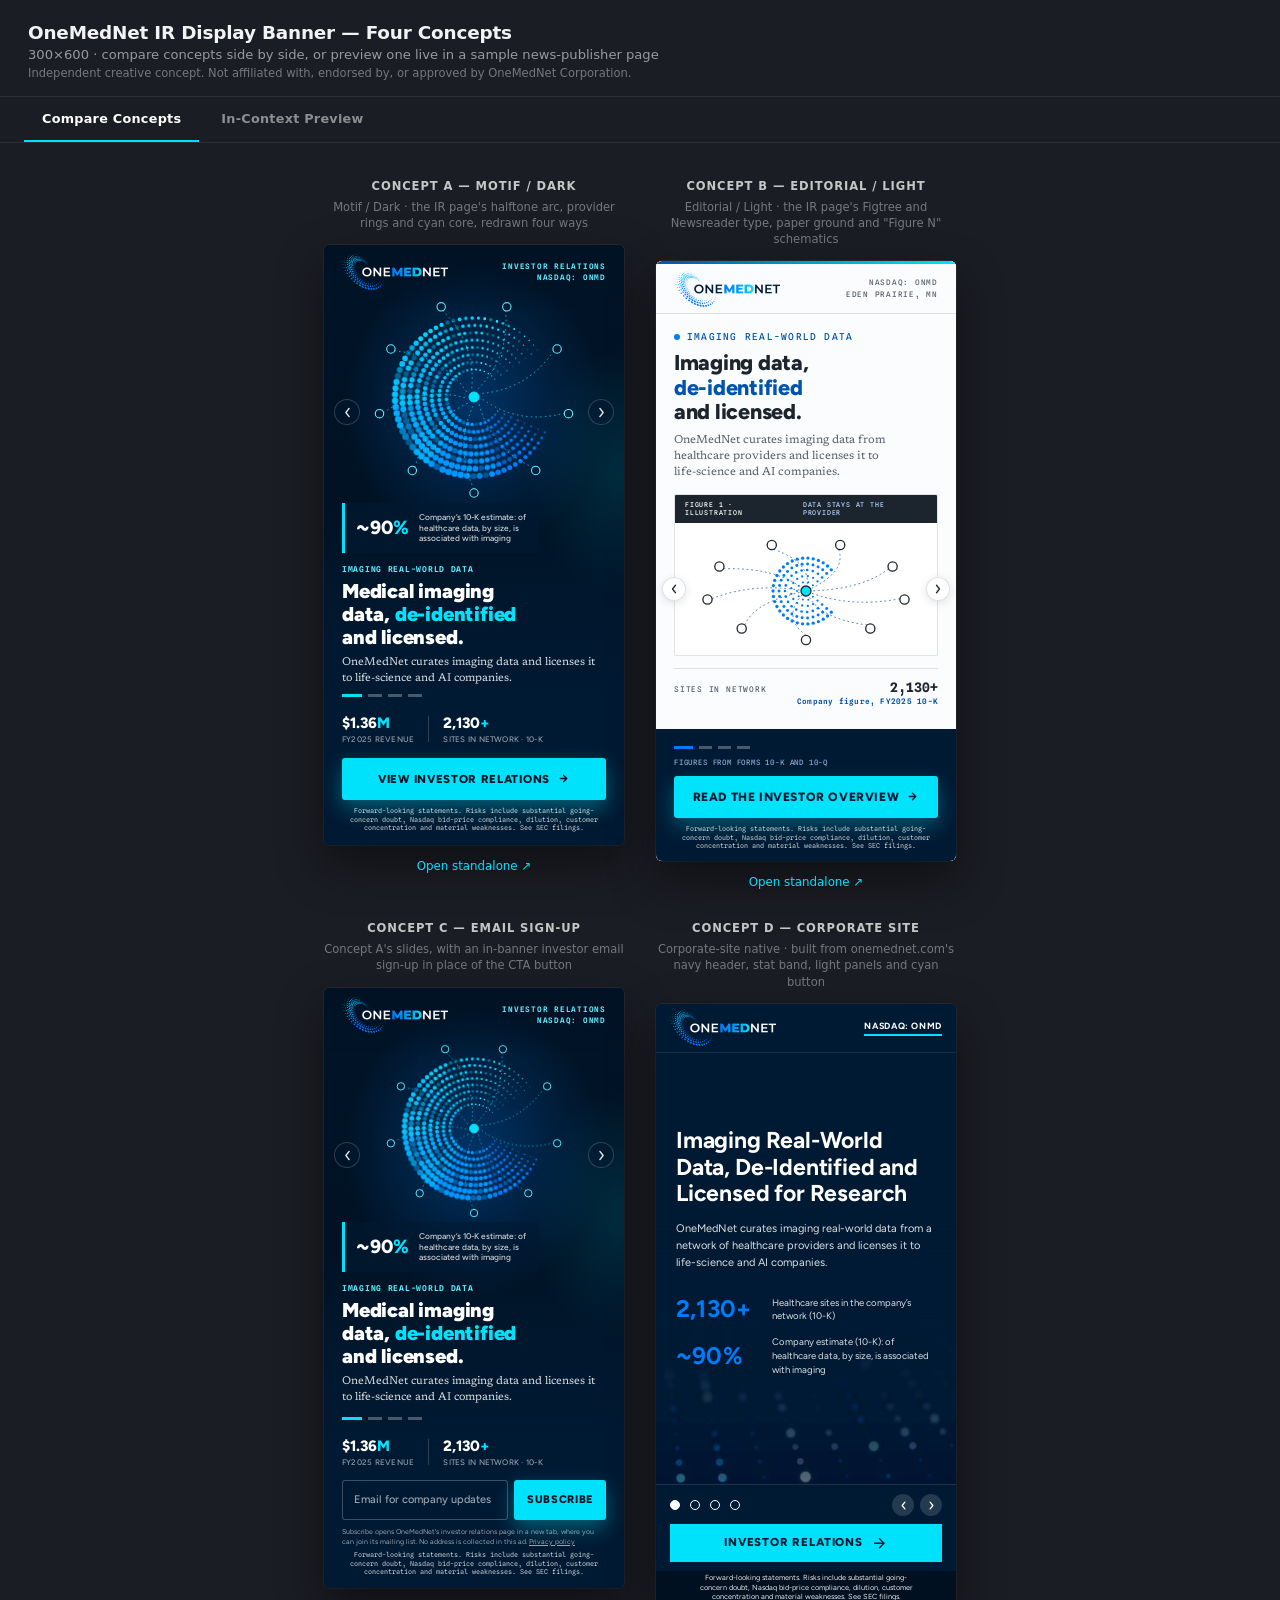
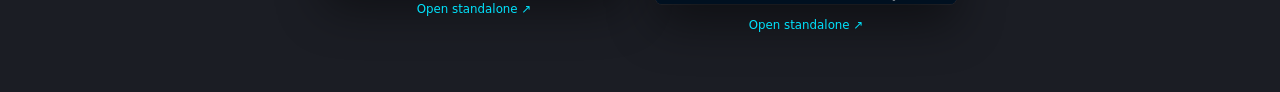
<file: index.html>
<!DOCTYPE html>
<html lang="en">
<head>
<meta name="robots" content="noindex,nofollow">
<meta charset="UTF-8">
<meta name="viewport" content="width=device-width,initial-scale=1">
<meta name="ir-banner-company" content="OneMedNet Corporation">
<link rel="icon" href="data:,">
<title>OneMedNet IR Banner — Concept Comparison</title>
<style>
  :root { --ui-accent:#00E2FC; }
  * { margin:0; padding:0; box-sizing:border-box; }
  html, body {
    height:100%;
    background:#1b1d24;
    font-family:-apple-system, BlinkMacSystemFont, 'Segoe UI', system-ui, sans-serif;
    color:#f2f3f5;
  }
  header {
    padding:22px 28px 16px;
    border-bottom:1px solid rgba(255,255,255,0.08);
  }
  header h1 { font-size:1.15rem; font-weight:700; letter-spacing:-0.01em; }
  header p { margin-top:4px; font-size:0.82rem; color:rgba(255,255,255,0.55); }
  header p.pitch-note { font-size:0.72rem; color:rgba(255,255,255,0.4); }

  /* ---- tabs ---- */
  .tabs {
    display:flex;
    gap:4px;
    padding:0 24px;
    border-bottom:1px solid rgba(255,255,255,0.08);
  }
  .tab-btn {
    background:none;
    border:0;
    font-family:inherit;
    color:rgba(255,255,255,0.5);
    font-size:0.8rem;
    font-weight:700;
    letter-spacing:0.02em;
    padding:14px 18px;
    cursor:pointer;
    border-bottom:2px solid transparent;
    transition:color 0.15s ease;
  }
  .tab-btn:hover { color:rgba(255,255,255,0.8); }
  .tab-btn.active { color:#fff; border-bottom-color:var(--ui-accent); }
  .tab-panel { display:none; }
  .tab-panel.active { display:block; }

  main {
    display:flex;
    flex-wrap:wrap;
    gap:32px;
    justify-content:center;
    padding:36px 24px 60px;
  }
  /* four 300px frames need about 1344px of width; below that, wrap 2 + 2 rather than 3 + 1 */
  @media (max-width:1343px) { main { max-width:700px; margin:0 auto; } }
  .col { display:flex; flex-direction:column; align-items:center; gap:14px; }
  .col h2 {
    font-size:0.72rem;
    font-weight:700;
    letter-spacing:0.08em;
    text-transform:uppercase;
    color:rgba(255,255,255,0.75);
  }
  .col .tag {
    max-width:300px;
    min-height:2.8em;
    font-size:0.72rem;
    line-height:1.4;
    text-align:center;
    color:rgba(255,255,255,0.4);
    margin-top:-8px;
  }
  .frame-wrap {
    width:300px;
    height:600px;
    border-radius:6px;
    overflow:hidden;
    box-shadow:0 20px 48px rgba(0,0,0,0.45), 0 0 0 1px rgba(255,255,255,0.06);
    background:#000;
  }
  iframe { width:300px; height:600px; border:0; display:block; }
  .col a {
    font-size:0.74rem;
    color:var(--ui-accent);
    text-decoration:none;
  }
  .col a:hover { text-decoration:underline; }

  /* ---- in-context preview panel ---- */
  .preview-intro {
    text-align:center;
    padding:28px 24px 0;
  }
  .preview-intro p {
    font-size:0.82rem;
    color:rgba(255,255,255,0.55);
    max-width:560px;
    margin:0 auto;
  }
  .concept-switch {
    display:flex;
    flex-wrap:wrap;
    gap:10px;
    justify-content:center;
    padding:18px 24px 0;
  }
  .concept-btn {
    background:rgba(255,255,255,0.06);
    border:1px solid rgba(255,255,255,0.14);
    color:rgba(255,255,255,0.65);
    font-family:inherit;
    font-size:0.76rem;
    font-weight:700;
    letter-spacing:0.02em;
    padding:9px 16px;
    border-radius:20px;
    cursor:pointer;
    transition:all 0.15s ease;
  }
  .concept-btn:hover { border-color:rgba(255,255,255,0.3); }
  .concept-btn.active { background:var(--ui-accent); border-color:var(--ui-accent); color:#0c1015; }

  .preview-wrap {
    max-width:1180px;
    margin:24px auto 12px;
    padding:0 24px;
  }
  .preview-frame-outer {
    border-radius:6px;
    overflow:hidden;
    box-shadow:0 20px 48px rgba(0,0,0,0.45), 0 0 0 1px rgba(255,255,255,0.06);
  }
  #preview-iframe {
    width:100%;
    height:950px;
    border:0;
    display:block;
    background:#fff;
  }
  .preview-footer {
    text-align:center;
    padding:14px 24px 60px;
  }
  .preview-footer a {
    font-size:0.74rem;
    color:var(--ui-accent);
    text-decoration:none;
  }
  .preview-footer a:hover { text-decoration:underline; }
</style>
</head>
<body>

<header>
  <h1>OneMedNet IR Display Banner — Four Concepts</h1>
  <p>300×600 · compare concepts side by side, or preview one live in a sample news-publisher page</p>
  <p class="pitch-note">Independent creative concept. Not affiliated with, endorsed by, or approved by OneMedNet Corporation.</p>
</header>

<div class="tabs">
  <button type="button" class="tab-btn active" data-tab="compare">Compare Concepts</button>
  <button type="button" class="tab-btn" data-tab="preview">In-Context Preview</button>
</div>

<section class="tab-panel active" id="tab-compare">
  <main>
    <div class="col">
      <h2>Concept A — Motif / Dark</h2>
      <span class="tag">Motif / Dark · the IR page&#x27;s halftone arc, provider rings and cyan core, redrawn four ways</span>
      <div class="frame-wrap">
        <iframe src="concept-a-photo/index.html" title="OneMedNet banner — photo concept"></iframe>
      </div>
      <a href="concept-a-photo/index.html" target="_blank" rel="noopener">Open standalone ↗</a>
    </div>

    <div class="col">
      <h2>Concept B — Editorial / Light</h2>
      <span class="tag">Editorial / Light · the IR page&#x27;s Figtree and Newsreader type, paper ground and &quot;Figure N&quot; schematics</span>
      <div class="frame-wrap">
        <iframe src="concept-b-editorial/index.html" title="OneMedNet banner — editorial concept"></iframe>
      </div>
      <a href="concept-b-editorial/index.html" target="_blank" rel="noopener">Open standalone ↗</a>
    </div>

    <div class="col">
      <h2>Concept C — Email Sign-up</h2>
      <span class="tag">Concept A&#x27;s slides, with an in-banner investor email sign-up in place of the CTA button</span>
      <div class="frame-wrap">
        <iframe src="concept-c-dashboard/index.html" title="OneMedNet banner — email sign-up concept"></iframe>
      </div>
      <a href="concept-c-dashboard/index.html" target="_blank" rel="noopener">Open standalone ↗</a>
    </div>

    <div class="col">
      <h2>Concept D — Corporate Site</h2>
      <span class="tag">Corporate-site native · built from onemednet.com&#x27;s navy header, stat band, light panels and cyan button</span>
      <div class="frame-wrap">
        <iframe src="concept-d-corporate/index.html" title="OneMedNet banner — corporate-site concept"></iframe>
      </div>
      <a href="concept-d-corporate/index.html" target="_blank" rel="noopener">Open standalone ↗</a>
    </div>
  </main>
</section>

<section class="tab-panel" id="tab-preview">
  <div class="preview-intro">
    <p>A sample news-publisher article page with the banner dropped into the right-rail ad slot — the way it would actually sit alongside real editorial content. Switch concepts below.</p>
  </div>

  <div class="concept-switch">
    <button type="button" class="concept-btn active" data-concept="a">Concept A — Motif</button>
    <button type="button" class="concept-btn" data-concept="b">Concept B — Editorial</button>
    <button type="button" class="concept-btn" data-concept="c">Concept C — Email Sign-up</button>
    <button type="button" class="concept-btn" data-concept="d">Concept D — Corporate Site</button>
  </div>

  <div class="preview-wrap">
    <div class="preview-frame-outer">
      <iframe id="preview-iframe" src="context-preview/news.html?concept=a" title="OneMedNet banner — in-context publisher preview"></iframe>
    </div>
  </div>

  <div class="preview-footer">
    <a id="preview-open-link" href="context-preview/news.html?concept=a" target="_blank" rel="noopener">Open standalone ↗</a>
  </div>
</section>

<script>
  document.querySelectorAll('.tab-btn').forEach(function (btn) {
    btn.addEventListener('click', function () {
      document.querySelectorAll('.tab-btn').forEach(function (b) { b.classList.remove('active') })
      document.querySelectorAll('.tab-panel').forEach(function (p) { p.classList.remove('active') })
      btn.classList.add('active')
      document.getElementById('tab-' + btn.dataset.tab).classList.add('active')
    })
  })

  document.querySelectorAll('.concept-btn').forEach(function (btn) {
    btn.addEventListener('click', function () {
      document.querySelectorAll('.concept-btn').forEach(function (b) { b.classList.remove('active') })
      btn.classList.add('active')
      var url = 'context-preview/news.html?concept=' + btn.dataset.concept
      document.getElementById('preview-iframe').src = url
      document.getElementById('preview-open-link').href = url
    })
  })
</script>

</body>
</html>
</file>
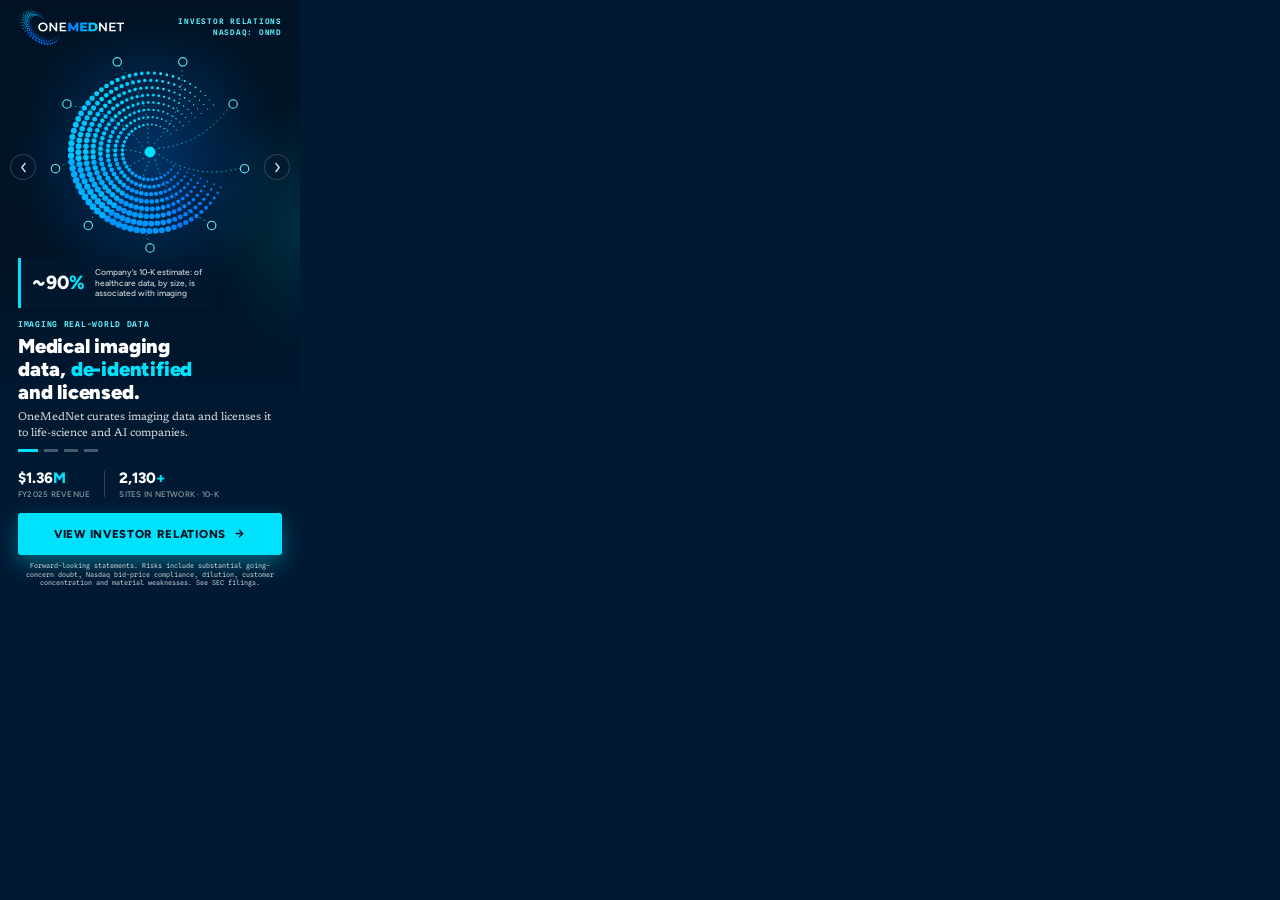
<file: concept-a-photo/index.html>
<!DOCTYPE html>
<html lang="en">
<head>
<meta name="robots" content="noindex,nofollow">
<meta charset="UTF-8">
<meta name="ad.size" content="width=300,height=600">
<meta http-equiv="X-UA-Compatible" content="IE=Edge">
<meta name="viewport" content="width=300,initial-scale=1">
<link rel="icon" href="data:,">
<title>OneMedNet Corporation — Investor Relations</title>
<link rel="preconnect" href="https://fonts.googleapis.com">
<link rel="preconnect" href="https://fonts.gstatic.com" crossorigin>
<link href="https://fonts.googleapis.com/css2?family=Figtree:wght@500;700;800;900&family=Newsreader:opsz,wght@6..72,400;6..72,500&family=Spline+Sans+Mono:wght@500;600;700&display=swap" rel="stylesheet">
<link rel="stylesheet" href="style.css">
</head>
<body>

<!--
  OneMedNet Corporation — IR display banner, 300x600 — Concept A: Motif / Dark.
  Promotes: https://gracinting.github.io/onemednet-ir-concept/
  The IR concept page has no real photography, so each slide's background is that page's own signature
  graphic redrawn at banner scale (halftone arc in the shape of the logo, open rings for provider sites, dashed
  request lines, a solid core), one variant per slide. Floating stat chip, persistent logo/ticker chrome, stat
  row + CTA + forward-looking-statements line. Concept C is generated from this file
  (scripts/build_concept_c.py), so re-run that after every edit here.
  Every slide's copy and stat comes from .tmp/facts.md (10-K, 10-Q, XBRL, company releases).
  Written by .tmp/gen_a.py; style.css is hand-edited.
-->

<div id="banner" aria-label="OneMedNet Corporation investor relations advertisement">

  <div id="slides">
    <svg width="0" height="0" style="position:absolute" aria-hidden="true" focusable="false"><defs><g id="fed-arc"><circle class="d t5" cx="393.7" cy="364.3" r="2.70"/><circle class="d t5 tw" cx="385.9" cy="375.3" r="3.42" style="animation-delay:-5.9s"/><circle class="d t5 tw" cx="376.4" cy="384.9" r="3.99" style="animation-delay:-4.8s"/><circle class="d t5" cx="365.6" cy="392.9" r="4.45"/><circle class="d t5 tw" cx="353.6" cy="399.2" r="4.84" style="animation-delay:-4.6s"/><circle class="d t4 tw" cx="340.8" cy="403.4" r="5.17" style="animation-delay:-3.9s"/><circle class="d t4 tw" cx="327.5" cy="405.7" r="5.43" style="animation-delay:-0.8s"/><circle class="d t4" cx="314.0" cy="405.8" r="5.64"/><circle class="d t4" cx="300.7" cy="403.8" r="5.81"/><circle class="d t4 tw" cx="287.8" cy="399.7" r="5.94" style="animation-delay:-2.0s"/><circle class="d t4" cx="275.7" cy="393.7" r="6.01"/><circle class="d t3" cx="264.7" cy="385.9" r="6.06"/><circle class="d t3" cx="255.1" cy="376.4" r="6.06"/><circle class="d t3" cx="247.1" cy="365.6" r="6.03"/><circle class="d t3" cx="240.8" cy="353.6" r="5.98"/><circle class="d t3 tw" cx="236.6" cy="340.8" r="5.89" style="animation-delay:-7.7s"/><circle class="d t2" cx="234.3" cy="327.5" r="5.78"/><circle class="d t2 tw" cx="234.2" cy="314.0" r="5.66" style="animation-delay:-1.1s"/><circle class="d t2" cx="236.2" cy="300.7" r="5.49"/><circle class="d t2" cx="240.3" cy="287.8" r="5.31"/><circle class="d t2 tw" cx="246.3" cy="275.7" r="5.10" style="animation-delay:-5.2s"/><circle class="d t2" cx="254.1" cy="264.7" r="4.87"/><circle class="d t1" cx="263.6" cy="255.1" r="4.63"/><circle class="d t1" cx="274.4" cy="247.1" r="4.37"/><circle class="d t1 tw" cx="286.4" cy="240.8" r="4.10" style="animation-delay:-0.5s"/><circle class="d t1 tw" cx="299.2" cy="236.6" r="3.82" style="animation-delay:-6.1s"/><circle class="d t1" cx="312.5" cy="234.3" r="3.53"/><circle class="d t1" cx="326.0" cy="234.2" r="3.22"/><circle class="d t0" cx="339.3" cy="236.2" r="2.91"/><circle class="d t0" cx="352.2" cy="240.3" r="2.60"/><circle class="d t0" cx="364.3" cy="246.3" r="2.30"/><circle class="d t0" cx="375.3" cy="254.1" r="2.02"/><circle class="d t0" cx="384.9" cy="263.6" r="1.74"/><circle class="d t5 tw" cx="414.7" cy="373.9" r="2.72" style="animation-delay:-5.2s"/><circle class="d t5" cx="406.7" cy="386.1" r="3.47"/><circle class="d t5" cx="397.1" cy="397.0" r="4.06"/><circle class="d t5" cx="386.2" cy="406.6" r="4.56"/><circle class="d t5" cx="374.1" cy="414.6" r="5.00"/><circle class="d t5" cx="361.0" cy="421.0" r="5.36"/><circle class="d t4 tw" cx="347.2" cy="425.6" r="5.67" style="animation-delay:-3.8s"/><circle class="d t4" cx="332.9" cy="428.2" r="5.94"/><circle class="d t4 tw" cx="318.4" cy="429.0" r="6.15" style="animation-delay:-4.4s"/><circle class="d t4 tw" cx="303.9" cy="427.8" r="6.33" style="animation-delay:-6.0s"/><circle class="d t4" cx="289.7" cy="424.7" r="6.47"/><circle class="d t4" cx="276.0" cy="419.7" r="6.58"/><circle class="d t4" cx="263.1" cy="413.0" r="6.65"/><circle class="d t3" cx="251.3" cy="404.6" r="6.69"/><circle class="d t3" cx="240.6" cy="394.7" r="6.71"/><circle class="d t3" cx="231.4" cy="383.5" r="6.69"/><circle class="d t3" cx="223.7" cy="371.1" r="6.66"/><circle class="d t3" cx="217.8" cy="357.8" r="6.59"/><circle class="d t3" cx="213.6" cy="343.9" r="6.51"/><circle class="d t2" cx="211.4" cy="329.5" r="6.40"/><circle class="d t2" cx="211.1" cy="315.0" r="6.26"/><circle class="d t2" cx="212.8" cy="300.5" r="6.10"/><circle class="d t2 tw" cx="216.3" cy="286.4" r="5.94" style="animation-delay:-6.3s"/><circle class="d t2" cx="221.7" cy="272.9" r="5.75"/><circle class="d t2" cx="228.8" cy="260.2" r="5.54"/><circle class="d t2" cx="237.6" cy="248.6" r="5.32"/><circle class="d t1" cx="247.8" cy="238.3" r="5.08"/><circle class="d t1" cx="259.4" cy="229.4" r="4.84"/><circle class="d t1" cx="272.0" cy="222.2" r="4.58"/><circle class="d t1 tw" cx="285.4" cy="216.6" r="4.31" style="animation-delay:-4.2s"/><circle class="d t1 tw" cx="299.5" cy="212.9" r="4.03" style="animation-delay:-1.1s"/><circle class="d t1 tw" cx="313.9" cy="211.2" r="3.74" style="animation-delay:-6.9s"/><circle class="d t1 tw" cx="328.5" cy="211.3" r="3.44" style="animation-delay:-2.2s"/><circle class="d t0" cx="342.8" cy="213.4" r="3.15"/><circle class="d t0" cx="356.8" cy="217.4" r="2.84"/><circle class="d t0 tw" cx="370.2" cy="223.2" r="2.55" style="animation-delay:-4.0s"/><circle class="d t0" cx="382.6" cy="230.8" r="2.25"/><circle class="d t0" cx="393.9" cy="239.9" r="1.99"/><circle class="d t0" cx="403.9" cy="250.4" r="1.74"/><circle class="d t5" cx="435.8" cy="383.3" r="2.74"/><circle class="d t5 tw" cx="427.7" cy="396.3" r="3.51" style="animation-delay:-3.7s"/><circle class="d t5" cx="418.2" cy="408.3" r="4.13"/><circle class="d t5" cx="407.3" cy="419.0" r="4.66"/><circle class="d t5" cx="395.2" cy="428.5" r="5.12"/><circle class="d t5 tw" cx="382.1" cy="436.5" r="5.52" style="animation-delay:-1.6s"/><circle class="d t5 tw" cx="368.2" cy="442.9" r="5.87" style="animation-delay:-2.1s"/><circle class="d t4" cx="353.7" cy="447.6" r="6.17"/><circle class="d t4" cx="338.7" cy="450.7" r="6.44"/><circle class="d t4 tw" cx="323.4" cy="452.0" r="6.66" style="animation-delay:-0.0s"/><circle class="d t4" cx="308.1" cy="451.5" r="6.85"/><circle class="d t4" cx="292.9" cy="449.2" r="7.00"/><circle class="d t4" cx="278.2" cy="445.2" r="7.13"/><circle class="d t4" cx="263.9" cy="439.5" r="7.22"/><circle class="d t4" cx="250.5" cy="432.2" r="7.29"/><circle class="d t3" cx="237.9" cy="423.4" r="7.34"/><circle class="d t3" cx="226.5" cy="413.2" r="7.35"/><circle class="d t3" cx="216.4" cy="401.7" r="7.35"/><circle class="d t3 tw" cx="207.6" cy="389.2" r="7.32" style="animation-delay:-8.1s"/><circle class="d t3" cx="200.3" cy="375.7" r="7.27"/><circle class="d t3" cx="194.7" cy="361.5" r="7.20"/><circle class="d t3" cx="190.7" cy="346.7" r="7.11"/><circle class="d t2" cx="188.5" cy="331.5" r="7.00"/><circle class="d t2" cx="188.1" cy="316.2" r="6.87"/><circle class="d t2 tw" cx="189.4" cy="300.9" r="6.73" style="animation-delay:-5.7s"/><circle class="d t2 tw" cx="192.5" cy="285.9" r="6.57" style="animation-delay:-0.6s"/><circle class="d t2 tw" cx="197.3" cy="271.4" r="6.38" style="animation-delay:-1.5s"/><circle class="d t2" cx="203.7" cy="257.5" r="6.20"/><circle class="d t2 tw" cx="211.8" cy="244.5" r="5.99" style="animation-delay:-0.0s"/><circle class="d t2 tw" cx="221.2" cy="232.4" r="5.77" style="animation-delay:-0.9s"/><circle class="d t1" cx="232.0" cy="221.6" r="5.54"/><circle class="d t1 tw" cx="244.0" cy="212.0" r="5.31" style="animation-delay:-7.9s"/><circle class="d t1" cx="257.1" cy="204.0" r="5.05"/><circle class="d t1 tw" cx="270.9" cy="197.5" r="4.79" style="animation-delay:-2.3s"/><circle class="d t1" cx="285.4" cy="192.6" r="4.52"/><circle class="d t1" cx="300.4" cy="189.5" r="4.24"/><circle class="d t1 tw" cx="315.7" cy="188.1" r="3.95" style="animation-delay:-7.6s"/><circle class="d t1" cx="331.0" cy="188.5" r="3.67"/><circle class="d t0" cx="346.2" cy="190.6" r="3.37"/><circle class="d t0" cx="361.0" cy="194.5" r="3.08"/><circle class="d t0 tw" cx="375.2" cy="200.1" r="2.79" style="animation-delay:-0.9s"/><circle class="d t0" cx="388.8" cy="207.3" r="2.51"/><circle class="d t0 tw" cx="401.3" cy="216.0" r="2.23" style="animation-delay:-7.5s"/><circle class="d t0 tw" cx="412.8" cy="226.2" r="1.96" style="animation-delay:-0.2s"/><circle class="d t0" cx="423.1" cy="237.6" r="1.72"/><circle class="d t5" cx="456.9" cy="392.8" r="2.79"/><circle class="d t5 tw" cx="448.5" cy="406.7" r="3.57" style="animation-delay:-4.9s"/><circle class="d t5 tw" cx="438.7" cy="419.6" r="4.23" style="animation-delay:-4.8s"/><circle class="d t5" cx="427.7" cy="431.5" r="4.79"/><circle class="d t5" cx="415.4" cy="442.1" r="5.28"/><circle class="d t5" cx="402.1" cy="451.4" r="5.71"/><circle class="d t5 tw" cx="387.9" cy="459.3" r="6.09" style="animation-delay:-3.3s"/><circle class="d t5 tw" cx="373.0" cy="465.7" r="6.43" style="animation-delay:-6.9s"/><circle class="d t4" cx="357.5" cy="470.4" r="6.72"/><circle class="d t4" cx="341.6" cy="473.5" r="6.99"/><circle class="d t4" cx="325.4" cy="474.9" r="7.21"/><circle class="d t4 tw" cx="309.2" cy="474.6" r="7.41" style="animation-delay:-7.3s"/><circle class="d t4" cx="293.1" cy="472.6" r="7.57"/><circle class="d t4" cx="277.3" cy="469.0" r="7.70"/><circle class="d t4" cx="261.9" cy="463.7" r="7.81"/><circle class="d t4" cx="247.2" cy="456.9" r="7.90"/><circle class="d t3" cx="233.3" cy="448.5" r="7.95"/><circle class="d t3 tw" cx="220.4" cy="438.7" r="7.99" style="animation-delay:-4.7s"/><circle class="d t3" cx="208.5" cy="427.7" r="8.01"/><circle class="d t3 tw" cx="197.9" cy="415.4" r="7.99" style="animation-delay:-0.3s"/><circle class="d t3 tw" cx="188.6" cy="402.1" r="7.97" style="animation-delay:-2.3s"/><circle class="d t3" cx="180.7" cy="387.9" r="7.92"/><circle class="d t3" cx="174.3" cy="373.0" r="7.85"/><circle class="d t3" cx="169.6" cy="357.5" r="7.77"/><circle class="d t3" cx="166.5" cy="341.6" r="7.67"/><circle class="d t2" cx="165.1" cy="325.4" r="7.55"/><circle class="d t2" cx="165.4" cy="309.2" r="7.41"/><circle class="d t2" cx="167.4" cy="293.1" r="7.27"/><circle class="d t2 tw" cx="171.0" cy="277.3" r="7.10" style="animation-delay:-2.0s"/><circle class="d t2 tw" cx="176.3" cy="261.9" r="6.92" style="animation-delay:-1.8s"/><circle class="d t2" cx="183.1" cy="247.2" r="6.72"/><circle class="d t2" cx="191.5" cy="233.3" r="6.52"/><circle class="d t2" cx="201.3" cy="220.4" r="6.30"/><circle class="d t1" cx="212.3" cy="208.5" r="6.08"/><circle class="d t1" cx="224.6" cy="197.9" r="5.84"/><circle class="d t1" cx="237.9" cy="188.6" r="5.59"/><circle class="d t1 tw" cx="252.1" cy="180.7" r="5.33" style="animation-delay:-5.9s"/><circle class="d t1" cx="267.0" cy="174.3" r="5.07"/><circle class="d t1" cx="282.5" cy="169.6" r="4.79"/><circle class="d t1" cx="298.4" cy="166.5" r="4.51"/><circle class="d t1" cx="314.6" cy="165.1" r="4.23"/><circle class="d t1 tw" cx="330.8" cy="165.4" r="3.93" style="animation-delay:-7.1s"/><circle class="d t0" cx="346.9" cy="167.4" r="3.65"/><circle class="d t0" cx="362.7" cy="171.0" r="3.36"/><circle class="d t0" cx="378.1" cy="176.3" r="3.07"/><circle class="d t0" cx="392.8" cy="183.1" r="2.77"/><circle class="d t0" cx="406.7" cy="191.5" r="2.49"/><circle class="d t0" cx="419.6" cy="201.3" r="2.21"/><circle class="d t0" cx="431.5" cy="212.3" r="1.95"/><circle class="d t0 tw" cx="442.1" cy="224.6" r="1.72" style="animation-delay:-1.1s"/><circle class="d t5 tw" cx="477.9" cy="402.1" r="2.81" style="animation-delay:-8.1s"/><circle class="d t5" cx="469.4" cy="416.8" r="3.64"/><circle class="d t5 tw" cx="459.5" cy="430.5" r="4.31" style="animation-delay:-7.4s"/><circle class="d t5" cx="448.4" cy="443.3" r="4.90"/><circle class="d t5" cx="436.0" cy="455.0" r="5.42"/><circle class="d t5" cx="422.6" cy="465.4" r="5.88"/><circle class="d t5" cx="408.3" cy="474.5" r="6.29"/><circle class="d t5 tw" cx="393.2" cy="482.2" r="6.65" style="animation-delay:-0.1s"/><circle class="d t5" cx="377.4" cy="488.5" r="6.99"/><circle class="d t4" cx="361.1" cy="493.2" r="7.28"/><circle class="d t4" cx="344.4" cy="496.3" r="7.53"/><circle class="d t4" cx="327.5" cy="497.8" r="7.76"/><circle class="d t4" cx="310.6" cy="497.8" r="7.95"/><circle class="d t4" cx="293.7" cy="496.0" r="8.13"/><circle class="d t4" cx="277.0" cy="492.7" r="8.27"/><circle class="d t4 tw" cx="260.8" cy="487.9" r="8.39" style="animation-delay:-2.3s"/><circle class="d t4" cx="245.1" cy="481.5" r="8.48"/><circle class="d t4 tw" cx="230.0" cy="473.6" r="8.55" style="animation-delay:-5.3s"/><circle class="d t3 tw" cx="215.8" cy="464.3" r="8.61" style="animation-delay:-3.8s"/><circle class="d t3 tw" cx="202.6" cy="453.8" r="8.64" style="animation-delay:-8.2s"/><circle class="d t3" cx="190.3" cy="442.0" r="8.65"/><circle class="d t3" cx="179.3" cy="429.1" r="8.64"/><circle class="d t3" cx="169.6" cy="415.2" r="8.61"/><circle class="d t3" cx="161.2" cy="400.4" r="8.57"/><circle class="d t3" cx="154.3" cy="384.9" r="8.50"/><circle class="d t3" cx="148.8" cy="368.9" r="8.43"/><circle class="d t3" cx="145.0" cy="352.3" r="8.33"/><circle class="d t2" cx="142.7" cy="335.5" r="8.22"/><circle class="d t2" cx="142.0" cy="318.6" r="8.09"/><circle class="d t2 tw" cx="143.0" cy="301.6" r="7.95" style="animation-delay:-4.0s"/><circle class="d t2 tw" cx="145.5" cy="284.8" r="7.80" style="animation-delay:-0.0s"/><circle class="d t2" cx="149.6" cy="268.4" r="7.63"/><circle class="d t2 tw" cx="155.3" cy="252.4" r="7.45" style="animation-delay:-4.3s"/><circle class="d t2" cx="162.5" cy="237.0" r="7.25"/><circle class="d t2" cx="171.1" cy="222.4" r="7.04"/><circle class="d t2" cx="181.1" cy="208.7" r="6.83"/><circle class="d t2" cx="192.3" cy="196.0" r="6.61"/><circle class="d t1" cx="204.7" cy="184.4" r="6.37"/><circle class="d t1" cx="218.2" cy="174.0" r="6.13"/><circle class="d t1 tw" cx="232.5" cy="165.0" r="5.88" style="animation-delay:-5.0s"/><circle class="d t1 tw" cx="247.7" cy="157.3" r="5.61" style="animation-delay:-2.5s"/><circle class="d t1" cx="263.5" cy="151.2" r="5.35"/><circle class="d t1" cx="279.9" cy="146.6" r="5.07"/><circle class="d t1" cx="296.5" cy="143.6" r="4.79"/><circle class="d t1" cx="313.5" cy="142.1" r="4.51"/><circle class="d t1" cx="330.4" cy="142.3" r="4.21"/><circle class="d t0" cx="347.3" cy="144.1" r="3.92"/><circle class="d t0" cx="363.9" cy="147.5" r="3.63"/><circle class="d t0" cx="380.1" cy="152.5" r="3.33"/><circle class="d t0" cx="395.8" cy="159.0" r="3.04"/><circle class="d t0" cx="410.8" cy="166.9" r="2.76"/><circle class="d t0" cx="425.0" cy="176.3" r="2.48"/><circle class="d t0" cx="438.2" cy="186.9" r="2.20"/><circle class="d t0" cx="450.3" cy="198.8" r="1.95"/><circle class="d t0" cx="461.3" cy="211.7" r="1.71"/><circle class="d t5" cx="498.9" cy="411.6" r="2.87"/><circle class="d t5" cx="490.1" cy="427.1" r="3.72"/><circle class="d t5" cx="479.9" cy="441.8" r="4.42"/><circle class="d t5 tw" cx="468.4" cy="455.5" r="5.04" style="animation-delay:-5.0s"/><circle class="d t5" cx="455.8" cy="468.2" r="5.59"/><circle class="d t5" cx="442.1" cy="479.7" r="6.08"/><circle class="d t5 tw" cx="427.4" cy="489.9" r="6.52" style="animation-delay:-1.1s"/><circle class="d t5" cx="411.9" cy="498.8" r="6.92"/><circle class="d t5 tw" cx="395.6" cy="506.2" r="7.27" style="animation-delay:-2.2s"/><circle class="d t4 tw" cx="378.8" cy="512.2" r="7.59" style="animation-delay:-6.0s"/><circle class="d t4" cx="361.4" cy="516.7" r="7.88"/><circle class="d t4" cx="343.8" cy="519.6" r="8.13"/><circle class="d t4 tw" cx="326.0" cy="520.9" r="8.36" style="animation-delay:-6.4s"/><circle class="d t4" cx="308.1" cy="520.6" r="8.55"/><circle class="d t4 tw" cx="290.3" cy="518.8" r="8.72" style="animation-delay:-7.9s"/><circle class="d t4" cx="272.7" cy="515.4" r="8.88"/><circle class="d t4 tw" cx="255.6" cy="510.4" r="9.00" style="animation-delay:-8.6s"/><circle class="d t4" cx="238.9" cy="503.9" r="9.10"/><circle class="d t4" cx="222.9" cy="496.0" r="9.18"/><circle class="d t3" cx="207.6" cy="486.6" r="9.24"/><circle class="d t3" cx="193.2" cy="476.0" r="9.28"/><circle class="d t3 tw" cx="179.9" cy="464.1" r="9.30" style="animation-delay:-3.9s"/><circle class="d t3" cx="167.6" cy="451.1" r="9.30"/><circle class="d t3" cx="156.6" cy="437.0" r="9.28"/><circle class="d t3 tw" cx="146.8" cy="422.0" r="9.24" style="animation-delay:-2.9s"/><circle class="d t3" cx="138.4" cy="406.2" r="9.18"/><circle class="d t3 tw" cx="131.5" cy="389.7" r="9.11" style="animation-delay:-5.0s"/><circle class="d t3" cx="126.0" cy="372.7" r="9.03"/><circle class="d t3 tw" cx="122.1" cy="355.2" r="8.93" style="animation-delay:-3.0s"/><circle class="d t2" cx="119.8" cy="337.5" r="8.82"/><circle class="d t2" cx="119.0" cy="319.6" r="8.69"/><circle class="d t2 tw" cx="119.8" cy="301.8" r="8.55" style="animation-delay:-8.9s"/><circle class="d t2" cx="122.2" cy="284.1" r="8.40"/><circle class="d t2" cx="126.2" cy="266.6" r="8.23"/><circle class="d t2 tw" cx="131.7" cy="249.6" r="8.05" style="animation-delay:-2.4s"/><circle class="d t2 tw" cx="138.7" cy="233.2" r="7.85" style="animation-delay:-7.0s"/><circle class="d t2 tw" cx="147.2" cy="217.4" r="7.66" style="animation-delay:-1.2s"/><circle class="d t2" cx="157.0" cy="202.4" r="7.43"/><circle class="d t2" cx="168.1" cy="188.4" r="7.21"/><circle class="d t1" cx="180.4" cy="175.4" r="6.99"/><circle class="d t1 tw" cx="193.8" cy="163.6" r="6.73" style="animation-delay:-1.3s"/><circle class="d t1" cx="208.2" cy="153.0" r="6.50"/><circle class="d t1" cx="223.5" cy="143.7" r="6.23"/><circle class="d t1" cx="239.5" cy="135.8" r="5.96"/><circle class="d t1 tw" cx="256.2" cy="129.4" r="5.68" style="animation-delay:-0.5s"/><circle class="d t1" cx="273.4" cy="124.5" r="5.40"/><circle class="d t1" cx="291.0" cy="121.1" r="5.12"/><circle class="d t1 tw" cx="308.8" cy="119.3" r="4.83" style="animation-delay:-8.4s"/><circle class="d t1" cx="326.7" cy="119.1" r="4.54"/><circle class="d t0" cx="344.5" cy="120.5" r="4.24"/><circle class="d t0 tw" cx="362.1" cy="123.5" r="3.95" style="animation-delay:-7.7s"/><circle class="d t0 tw" cx="379.4" cy="128.0" r="3.65" style="animation-delay:-7.8s"/><circle class="d t0" cx="396.3" cy="134.0" r="3.35"/><circle class="d t0" cx="412.5" cy="141.5" r="3.05"/><circle class="d t0" cx="428.0" cy="150.5" r="2.76"/><circle class="d t0" cx="442.6" cy="160.7" r="2.48"/><circle class="d t0 tw" cx="456.3" cy="172.3" r="2.20" style="animation-delay:-1.2s"/><circle class="d t0" cx="468.9" cy="185.0" r="1.95"/><circle class="d t0 tw" cx="480.3" cy="198.8" r="1.71" style="animation-delay:-1.0s"/><circle class="d t5 tw" cx="520.0" cy="420.9" r="2.91" style="animation-delay:-0.5s"/><circle class="d t5 tw" cx="510.9" cy="437.2" r="3.79" style="animation-delay:-2.8s"/><circle class="d t5" cx="500.4" cy="452.7" r="4.54"/><circle class="d t5" cx="488.7" cy="467.3" r="5.18"/><circle class="d t5" cx="475.9" cy="480.9" r="5.75"/><circle class="d t5" cx="461.9" cy="493.3" r="6.27"/><circle class="d t5 tw" cx="447.0" cy="504.5" r="6.73" style="animation-delay:-3.1s"/><circle class="d t5 tw" cx="431.2" cy="514.5" r="7.15" style="animation-delay:-2.3s"/><circle class="d t5 tw" cx="414.6" cy="523.1" r="7.53" style="animation-delay:-6.6s"/><circle class="d t5" cx="397.3" cy="530.2" r="7.88"/><circle class="d t4 tw" cx="379.5" cy="536.0" r="8.19" style="animation-delay:-4.3s"/><circle class="d t4" cx="361.3" cy="540.2" r="8.47"/><circle class="d t4 tw" cx="342.8" cy="542.8" r="8.72" style="animation-delay:-7.4s"/><circle class="d t4" cx="324.2" cy="544.0" r="8.96"/><circle class="d t4" cx="305.5" cy="543.5" r="9.16"/><circle class="d t4" cx="286.9" cy="541.5" r="9.32"/><circle class="d t4" cx="268.5" cy="538.0" r="9.48"/><circle class="d t4" cx="250.5" cy="533.0" r="9.60"/><circle class="d t4" cx="233.0" cy="526.4" r="9.72"/><circle class="d t4" cx="216.1" cy="518.5" r="9.80"/><circle class="d t4" cx="200.0" cy="509.1" r="9.86"/><circle class="d t3" cx="184.6" cy="498.5" r="9.91"/><circle class="d t3" cx="170.2" cy="486.5" r="9.94"/><circle class="d t3" cx="156.8" cy="473.5" r="9.94"/><circle class="d t3" cx="144.6" cy="459.3" r="9.94"/><circle class="d t3" cx="133.6" cy="444.2" r="9.91"/><circle class="d t3 tw" cx="123.9" cy="428.3" r="9.87" style="animation-delay:-1.2s"/><circle class="d t3 tw" cx="115.6" cy="411.6" r="9.81" style="animation-delay:-6.7s"/><circle class="d t3 tw" cx="108.6" cy="394.2" r="9.73" style="animation-delay:-1.5s"/><circle class="d t3 tw" cx="103.2" cy="376.3" r="9.65" style="animation-delay:-7.6s"/><circle class="d t3" cx="99.3" cy="358.1" r="9.55"/><circle class="d t2" cx="96.9" cy="339.5" r="9.42"/><circle class="d t2" cx="96.0" cy="320.9" r="9.30"/><circle class="d t2 tw" cx="96.7" cy="302.2" r="9.16" style="animation-delay:-2.6s"/><circle class="d t2" cx="99.0" cy="283.6" r="9.00"/><circle class="d t2 tw" cx="102.8" cy="265.3" r="8.83" style="animation-delay:-4.0s"/><circle class="d t2 tw" cx="108.1" cy="247.4" r="8.65" style="animation-delay:-8.7s"/><circle class="d t2" cx="114.9" cy="230.0" r="8.46"/><circle class="d t2" cx="123.1" cy="213.2" r="8.26"/><circle class="d t2 tw" cx="132.7" cy="197.2" r="8.05" style="animation-delay:-8.7s"/><circle class="d t2" cx="143.6" cy="182.0" r="7.83"/><circle class="d t2" cx="155.7" cy="167.8" r="7.60"/><circle class="d t1 tw" cx="168.9" cy="154.6" r="7.35" style="animation-delay:-3.4s"/><circle class="d t1" cx="183.3" cy="142.6" r="7.11"/><circle class="d t1" cx="198.5" cy="131.8" r="6.85"/><circle class="d t1 tw" cx="214.6" cy="122.3" r="6.58" style="animation-delay:-4.5s"/><circle class="d t1 tw" cx="231.5" cy="114.2" r="6.31" style="animation-delay:-2.4s"/><circle class="d t1 tw" cx="248.9" cy="107.6" r="6.03" style="animation-delay:-3.6s"/><circle class="d t1 tw" cx="266.9" cy="102.4" r="5.75" style="animation-delay:-0.2s"/><circle class="d t1" cx="285.2" cy="98.7" r="5.46"/><circle class="d t1 tw" cx="303.8" cy="96.6" r="5.17" style="animation-delay:-5.3s"/><circle class="d t1" cx="322.4" cy="96.0" r="4.87"/><circle class="d t1" cx="341.1" cy="97.0" r="4.58"/><circle class="d t0" cx="359.6" cy="99.5" r="4.27"/><circle class="d t0" cx="377.9" cy="103.6" r="3.96"/><circle class="d t0" cx="395.7" cy="109.2" r="3.67"/><circle class="d t0" cx="413.0" cy="116.2" r="3.36"/><circle class="d t0" cx="429.7" cy="124.7" r="3.07"/><circle class="d t0" cx="445.6" cy="134.5" r="2.77"/><circle class="d t0 tw" cx="460.6" cy="145.6" r="2.48" style="animation-delay:-6.5s"/><circle class="d t0" cx="474.6" cy="157.9" r="2.20"/><circle class="d t0 tw" cx="487.6" cy="171.4" r="1.95" style="animation-delay:-7.5s"/><circle class="d t0" cx="499.4" cy="185.9" r="1.71"/><circle class="d t5" cx="540.9" cy="430.5" r="2.97"/><circle class="d t5" cx="531.4" cy="447.7" r="3.89"/><circle class="d t5" cx="520.6" cy="464.1" r="4.66"/><circle class="d t5 tw" cx="508.5" cy="479.7" r="5.33" style="animation-delay:-4.7s"/><circle class="d t5" cx="495.2" cy="494.2" r="5.95"/><circle class="d t5" cx="480.7" cy="507.5" r="6.48"/><circle class="d t5" cx="465.3" cy="519.8" r="6.99"/><circle class="d t5" cx="448.9" cy="530.7" r="7.43"/><circle class="d t5" cx="431.7" cy="540.3" r="7.84"/><circle class="d t5" cx="413.8" cy="548.5" r="8.20"/><circle class="d t5" cx="395.3" cy="555.2" r="8.54"/><circle class="d t4" cx="376.4" cy="560.5" r="8.85"/><circle class="d t4 tw" cx="357.0" cy="564.2" r="9.13" style="animation-delay:-0.3s"/><circle class="d t4 tw" cx="337.5" cy="566.4" r="9.38" style="animation-delay:-3.2s"/><circle class="d t4 tw" cx="317.8" cy="567.0" r="9.60" style="animation-delay:-7.5s"/><circle class="d t4" cx="298.2" cy="566.0" r="9.80"/><circle class="d t4" cx="278.6" cy="563.5" r="9.97"/><circle class="d t4" cx="259.4" cy="559.4" r="10.12"/><circle class="d t4" cx="240.5" cy="553.9" r="10.25"/><circle class="d t4" cx="222.1" cy="546.8" r="10.35"/><circle class="d t4 tw" cx="204.4" cy="538.3" r="10.43" style="animation-delay:-7.2s"/><circle class="d t4" cx="187.4" cy="528.4" r="10.50"/><circle class="d t3" cx="171.2" cy="517.1" r="10.56"/><circle class="d t3" cx="156.0" cy="504.7" r="10.58"/><circle class="d t3" cx="141.8" cy="491.0" r="10.58"/><circle class="d t3 tw" cx="128.7" cy="476.3" r="10.58" style="animation-delay:-6.6s"/><circle class="d t3 tw" cx="116.9" cy="460.6" r="10.56" style="animation-delay:-0.7s"/><circle class="d t3 tw" cx="106.3" cy="443.9" r="10.51" style="animation-delay:-6.6s"/><circle class="d t3 tw" cx="97.2" cy="426.5" r="10.47" style="animation-delay:-6.7s"/><circle class="d t3" cx="89.4" cy="408.5" r="10.40"/><circle class="d t3" cx="83.1" cy="389.8" r="10.30"/><circle class="d t3" cx="78.3" cy="370.7" r="10.21"/><circle class="d t3" cx="75.0" cy="351.3" r="10.09"/><circle class="d t2" cx="73.3" cy="331.7" r="9.97"/><circle class="d t2" cx="73.1" cy="312.0" r="9.83"/><circle class="d t2" cx="74.5" cy="292.4" r="9.67"/><circle class="d t2" cx="77.5" cy="272.9" r="9.52"/><circle class="d t2 tw" cx="82.0" cy="253.8" r="9.34" style="animation-delay:-1.3s"/><circle class="d t2 tw" cx="88.1" cy="235.0" r="9.16" style="animation-delay:-6.7s"/><circle class="d t2" cx="95.6" cy="216.8" r="8.95"/><circle class="d t2" cx="104.5" cy="199.3" r="8.74"/><circle class="d t2 tw" cx="114.8" cy="182.5" r="8.53" style="animation-delay:-0.5s"/><circle class="d t2 tw" cx="126.4" cy="166.6" r="8.29" style="animation-delay:-6.0s"/><circle class="d t2" cx="139.2" cy="151.7" r="8.05"/><circle class="d t1" cx="153.2" cy="137.8" r="7.81"/><circle class="d t1" cx="168.2" cy="125.1" r="7.55"/><circle class="d t1" cx="184.2" cy="113.7" r="7.29"/><circle class="d t1" cx="201.1" cy="103.5" r="7.01"/><circle class="d t1" cx="218.7" cy="94.7" r="6.73"/><circle class="d t1 tw" cx="237.0" cy="87.4" r="6.45" style="animation-delay:-8.0s"/><circle class="d t1 tw" cx="255.8" cy="81.5" r="6.16" style="animation-delay:-8.8s"/><circle class="d t1" cx="275.0" cy="77.1" r="5.87"/><circle class="d t1 tw" cx="294.4" cy="74.3" r="5.57" style="animation-delay:-4.1s"/><circle class="d t1" cx="314.1" cy="73.1" r="5.26"/><circle class="d t1" cx="333.8" cy="73.4" r="4.96"/><circle class="d t0" cx="353.4" cy="75.3" r="4.65"/><circle class="d t0 tw" cx="372.7" cy="78.7" r="4.33" style="animation-delay:-1.9s"/><circle class="d t0" cx="391.8" cy="83.7" r="4.02"/><circle class="d t0 tw" cx="410.4" cy="90.1" r="3.71" style="animation-delay:-5.2s"/><circle class="d t0 tw" cx="428.4" cy="98.1" r="3.40" style="animation-delay:-4.7s"/><circle class="d t0" cx="445.7" cy="107.4" r="3.09"/><circle class="d t0 tw" cx="462.3" cy="118.1" r="2.79" style="animation-delay:-7.4s"/><circle class="d t0" cx="477.9" cy="130.0" r="2.49"/><circle class="d t0" cx="492.5" cy="143.2" r="2.21"/><circle class="d t0" cx="506.0" cy="157.5" r="1.95"/><circle class="d t0 tw" cx="518.4" cy="172.8" r="1.72" style="animation-delay:-8.1s"/></g></defs></svg>

    <!-- Slide 1 — Overview -->
    <section class="slide" data-index="0">
      <div class="slide-bg motif" role="img" aria-label="Illustration: a halftone dot arc in the shape of the OneMedNet mark, nine open rings for provider sites, dashed request lines and a solid core for a de-identified cohort"><svg class="motif v1" viewBox="0 0 300 600" aria-hidden="true"><use href="#fed-arc" opacity="1.0" transform="translate(150 152) scale(0.32) translate(-320 -320)"/><g class="flows"><path class="flow" d="M240.8 168.0Q195.6 180.5 158.1 154.0" style="animation-delay:-0.0s"/><path class="flow" d="M209.2 222.6Q166.6 203.1 154.9 158.7" style="animation-delay:-0.7s"/><path class="flow" d="M150.0 244.2Q129.9 201.9 149.4 160.3" style="animation-delay:-1.4s"/><path class="flow" d="M90.8 222.6Q102.5 177.2 144.2 158.0" style="animation-delay:-2.1s"/><path class="flow" d="M59.2 168.0Q97.4 140.8 141.7 152.9" style="animation-delay:-2.8s"/><path class="flow" d="M70.2 105.9Q116.9 109.6 143.1 147.4" style="animation-delay:-3.5s"/><path class="flow" d="M118.5 65.4Q151.9 98.3 147.7 144.0" style="animation-delay:-4.2s"/><path class="flow" d="M181.5 65.4Q186.0 112.1 153.4 144.4" style="animation-delay:-4.9s"/><path class="flow" d="M229.8 105.9Q203.2 144.5 157.5 148.4" style="animation-delay:-5.6s"/></g><g class="sites"><circle class="site" cx="244.5" cy="168.7" r="4.2"/><circle class="site" cx="211.7" cy="225.5" r="4.2"/><circle class="site" cx="150.0" cy="248.0" r="4.2"/><circle class="site" cx="88.3" cy="225.5" r="4.2"/><circle class="site" cx="55.5" cy="168.7" r="4.2"/><circle class="site" cx="66.9" cy="104.0" r="4.2"/><circle class="site" cx="117.2" cy="61.8" r="4.2"/><circle class="site" cx="182.8" cy="61.8" r="4.2"/><circle class="site" cx="233.1" cy="104.0" r="4.2"/></g><circle class="core-ring" cx="150" cy="152" r="5"/><circle class="core" cx="150" cy="152" r="5"/></svg></div>
      <div class="slide-scrim-top"></div>
      <div class="slide-scrim-bottom"></div>
      <div class="slide-copy">
        <div class="mid-chip">
          <span class="chip-num">~90<em>%</em></span>
          <span class="chip-label">Company’s 10-K estimate: of<br>healthcare data, by size, is<br>associated with imaging</span>
        </div>
        <div class="copy-bottom">
          <div class="kicker">Imaging Real-World Data</div>
          <h1>Medical imaging<br>data, <em>de-identified</em><br>and licensed.</h1>
          <p>OneMedNet curates imaging data and licenses it to <span class="nw">life-science</span> and AI companies.</p>
        </div>
      </div>
    </section>

    <!-- Slide 2 — Revenue mix -->
    <section class="slide" data-index="1">
      <div class="slide-bg motif" role="img" aria-label="Chart: iRWD, the company's imaging real-world data, as a share of revenue shown as two dot rings, 45% in FY2024 and 92% in FY2025"><svg class="motif v2" viewBox="0 0 300 600" aria-hidden="true"><use href="#fed-arc" opacity="0.13" transform="translate(212 128) scale(0.62) translate(-320 -320)"/><text class="m-title" x="150" y="76" text-anchor="middle">IMAGING DATA (iRWD) SHARE OF REVENUE</text><circle class="d t0" cx="82.0" cy="107.0" r="2.2"/><circle class="d t0" cx="86.3" cy="107.3" r="2.2"/><circle class="d t0" cx="90.5" cy="108.1" r="2.2"/><circle class="d t0" cx="94.6" cy="109.5" r="2.2"/><circle class="d t1" cx="98.5" cy="111.4" r="2.2"/><circle class="d t1" cx="102.1" cy="113.8" r="2.2"/><circle class="d t1" cx="105.3" cy="116.7" r="2.2"/><circle class="d t1" cx="108.2" cy="119.9" r="2.2"/><circle class="d t2" cx="110.6" cy="123.5" r="2.2"/><circle class="d t2" cx="112.5" cy="127.4" r="2.2"/><circle class="d t2" cx="113.9" cy="131.5" r="2.2"/><circle class="d t3" cx="114.7" cy="135.7" r="2.2"/><circle class="d t3" cx="115.0" cy="140.0" r="2.2"/><circle class="d t3" cx="114.7" cy="144.3" r="2.2"/><circle class="d t3" cx="113.9" cy="148.5" r="2.2"/><circle class="d t4" cx="112.5" cy="152.6" r="2.2"/><circle class="d t4" cx="110.6" cy="156.5" r="2.2"/><circle class="d t4" cx="108.2" cy="160.1" r="2.2"/><circle class="d t4" cx="105.3" cy="163.3" r="2.2"/><circle class="d t5" cx="102.1" cy="166.2" r="2.2"/><circle class="d t5" cx="98.5" cy="168.6" r="2.2"/><circle class="d t5" cx="94.6" cy="170.5" r="2.2"/><circle class="dim" cx="90.5" cy="171.9" r="1.9"/><circle class="dim" cx="86.3" cy="172.7" r="1.9"/><circle class="dim" cx="82.0" cy="173.0" r="1.9"/><circle class="dim" cx="77.7" cy="172.7" r="1.9"/><circle class="dim" cx="73.5" cy="171.9" r="1.9"/><circle class="dim" cx="69.4" cy="170.5" r="1.9"/><circle class="dim" cx="65.5" cy="168.6" r="1.9"/><circle class="dim" cx="61.9" cy="166.2" r="1.9"/><circle class="dim" cx="58.7" cy="163.3" r="1.9"/><circle class="dim" cx="55.8" cy="160.1" r="1.9"/><circle class="dim" cx="53.4" cy="156.5" r="1.9"/><circle class="dim" cx="51.5" cy="152.6" r="1.9"/><circle class="dim" cx="50.1" cy="148.5" r="1.9"/><circle class="dim" cx="49.3" cy="144.3" r="1.9"/><circle class="dim" cx="49.0" cy="140.0" r="1.9"/><circle class="dim" cx="49.3" cy="135.7" r="1.9"/><circle class="dim" cx="50.1" cy="131.5" r="1.9"/><circle class="dim" cx="51.5" cy="127.4" r="1.9"/><circle class="dim" cx="53.4" cy="123.5" r="1.9"/><circle class="dim" cx="55.8" cy="119.9" r="1.9"/><circle class="dim" cx="58.7" cy="116.7" r="1.9"/><circle class="dim" cx="61.9" cy="113.8" r="1.9"/><circle class="dim" cx="65.5" cy="111.4" r="1.9"/><circle class="dim" cx="69.4" cy="109.5" r="1.9"/><circle class="dim" cx="73.5" cy="108.1" r="1.9"/><circle class="dim" cx="77.7" cy="107.3" r="1.9"/><text class="m-pct" x="82" y="146" text-anchor="middle">45%</text><text class="m-yr" x="82" y="196" text-anchor="middle">FY2024</text><text class="m-val" x="82" y="207" text-anchor="middle">$0.29M OF $0.64M</text><circle class="d t0" cx="218.0" cy="107.0" r="2.2"/><circle class="d t0" cx="222.3" cy="107.3" r="2.2"/><circle class="d t0" cx="226.5" cy="108.1" r="2.2"/><circle class="d t0" cx="230.6" cy="109.5" r="2.2"/><circle class="d t0" cx="234.5" cy="111.4" r="2.2"/><circle class="d t0" cx="238.1" cy="113.8" r="2.2"/><circle class="d t0" cx="241.3" cy="116.7" r="2.2"/><circle class="d t0" cx="244.2" cy="119.9" r="2.2"/><circle class="d t1" cx="246.6" cy="123.5" r="2.2"/><circle class="d t1" cx="248.5" cy="127.4" r="2.2"/><circle class="d t1" cx="249.9" cy="131.5" r="2.2"/><circle class="d t1" cx="250.7" cy="135.7" r="2.2"/><circle class="d t1" cx="251.0" cy="140.0" r="2.2"/><circle class="d t1" cx="250.7" cy="144.3" r="2.2"/><circle class="d t1" cx="249.9" cy="148.5" r="2.2"/><circle class="d t2" cx="248.5" cy="152.6" r="2.2"/><circle class="d t2" cx="246.6" cy="156.5" r="2.2"/><circle class="d t2" cx="244.2" cy="160.1" r="2.2"/><circle class="d t2" cx="241.3" cy="163.3" r="2.2"/><circle class="d t2" cx="238.1" cy="166.2" r="2.2"/><circle class="d t2" cx="234.5" cy="168.6" r="2.2"/><circle class="d t2" cx="230.6" cy="170.5" r="2.2"/><circle class="d t3" cx="226.5" cy="171.9" r="2.2"/><circle class="d t3" cx="222.3" cy="172.7" r="2.2"/><circle class="d t3" cx="218.0" cy="173.0" r="2.2"/><circle class="d t3" cx="213.7" cy="172.7" r="2.2"/><circle class="d t3" cx="209.5" cy="171.9" r="2.2"/><circle class="d t3" cx="205.4" cy="170.5" r="2.2"/><circle class="d t3" cx="201.5" cy="168.6" r="2.2"/><circle class="d t3" cx="197.9" cy="166.2" r="2.2"/><circle class="d t4" cx="194.7" cy="163.3" r="2.2"/><circle class="d t4" cx="191.8" cy="160.1" r="2.2"/><circle class="d t4" cx="189.4" cy="156.5" r="2.2"/><circle class="d t4" cx="187.5" cy="152.6" r="2.2"/><circle class="d t4" cx="186.1" cy="148.5" r="2.2"/><circle class="d t4" cx="185.3" cy="144.3" r="2.2"/><circle class="d t4" cx="185.0" cy="140.0" r="2.2"/><circle class="d t5" cx="185.3" cy="135.7" r="2.2"/><circle class="d t5" cx="186.1" cy="131.5" r="2.2"/><circle class="d t5" cx="187.5" cy="127.4" r="2.2"/><circle class="d t5" cx="189.4" cy="123.5" r="2.2"/><circle class="d t5" cx="191.8" cy="119.9" r="2.2"/><circle class="d t5" cx="194.7" cy="116.7" r="2.2"/><circle class="d t5" cx="197.9" cy="113.8" r="2.2"/><circle class="dim" cx="201.5" cy="111.4" r="1.9"/><circle class="dim" cx="205.4" cy="109.5" r="1.9"/><circle class="dim" cx="209.5" cy="108.1" r="1.9"/><circle class="dim" cx="213.7" cy="107.3" r="1.9"/><text class="m-pct" x="218" y="146" text-anchor="middle">92%</text><text class="m-yr" x="218" y="196" text-anchor="middle">FY2025</text><text class="m-val" x="218" y="207" text-anchor="middle">$1.25M OF $1.36M</text><path class="flow" d="M126 140 H168"/><path class="head" d="M163 135 L170 140 L163 145"/></svg></div>
      <div class="slide-scrim-top"></div>
      <div class="slide-scrim-bottom"></div>
      <div class="slide-copy">
        <div class="mid-chip">
          <span class="chip-num">$1.25<em>M</em></span>
          <span class="chip-label">iRWD revenue, FY2025<br>FY2024: $0.29M</span>
        </div>
        <div class="copy-bottom">
          <div class="kicker">Revenue Mix · FY2025 10-K</div>
          <h1>iRWD data delivery<br>was <em>92% of FY2025<br>revenue.</em></h1>
          <p>$1.25M of $1.36M, up from $0.29M. BEAM, the earlier product, was retired in May 2025.</p>
        </div>
      </div>
    </section>

    <!-- Slide 3 — How it works -->
    <section class="slide" data-index="2">
      <div class="slide-bg motif" role="img" aria-label="Diagram: five numbered rings in a row, Request, Refine, Curate, Deliver and Dive deeper, joined by dashed lines, with Curate as a solid core"><svg class="motif v3" viewBox="0 0 300 600" aria-hidden="true"><use href="#fed-arc" opacity="0.2" transform="translate(150 148) scale(0.4) translate(-320 -320)"/><text class="m-title" x="150" y="76" text-anchor="middle">REQUEST TO COHORT · FIVE STEPS</text><path class="flow" d="M70 134 H92"/><path class="flow" d="M116 134 H138"/><path class="flow" d="M162 134 H184"/><path class="flow" d="M208 134 H230"/><circle class="step" cx="58" cy="134" r="11"/><text class="m-n" x="58" y="137.2" text-anchor="middle">1</text><text class="m-lab" x="58" y="160" text-anchor="middle">REQUEST</text><circle class="step" cx="104" cy="134" r="11"/><text class="m-n" x="104" y="137.2" text-anchor="middle">2</text><text class="m-lab" x="104" y="160" text-anchor="middle">REFINE</text><circle class="core-ring" cx="150" cy="134" r="11"/><circle class="step core" cx="150" cy="134" r="11"/><text class="m-n on" x="150" y="137.2" text-anchor="middle">3</text><text class="m-lab on" x="150" y="160" text-anchor="middle">CURATE</text><circle class="step" cx="196" cy="134" r="11"/><text class="m-n" x="196" y="137.2" text-anchor="middle">4</text><text class="m-lab" x="196" y="160" text-anchor="middle">DELIVER</text><circle class="step" cx="242" cy="134" r="11"/><text class="m-n" x="242" y="137.2" text-anchor="middle">5</text><text class="m-lab" x="242" y="160" text-anchor="middle">DIVE</text><text class="m-lab" x="242" y="168" text-anchor="middle">DEEPER</text></svg></div>
      <div class="slide-scrim-top"></div>
      <div class="slide-scrim-bottom"></div>
      <div class="slide-copy">
        <div class="mid-chip">
          <span class="chip-num">5<em> steps</em></span>
          <span class="chip-label">Request to cohort,<br>the company’s own process</span>
        </div>
        <div class="copy-bottom">
          <div class="kicker">How It Works</div>
          <h1>Request. Refine.<br>Curate. Deliver.<br><em>Dive deeper.</em></h1>
          <p>Company says data stays on site at each provider until a <span class="nw">de-identified</span> cohort is licensed.</p>
        </div>
      </div>
    </section>

    <!-- Slide 4 — Financials -->
    <section class="slide" data-index="3">
      <div class="slide-bg motif" role="img" aria-label="Chart: total revenue as two halftone bars, $0.64M in FY2024 and $1.36M in FY2025"><svg class="motif v4" viewBox="0 0 300 600" aria-hidden="true"><defs><pattern id="m4-hi" width="5" height="5" patternUnits="userSpaceOnUse"><circle cx="2.5" cy="2.5" r="1.7" fill="#01e2fb"/></pattern><pattern id="m4-lo" width="5" height="5" patternUnits="userSpaceOnUse"><circle cx="2.5" cy="2.5" r="1.5" fill="#b4d3ff" fill-opacity=".5"/></pattern><linearGradient id="m4-fade" x1="0" y1="0" x2="0" y2="1"><stop offset="0" stop-color="#fff"/><stop offset="1" stop-color="#fff" stop-opacity=".55"/></linearGradient></defs><use href="#fed-arc" opacity="0.12" transform="translate(236 120) scale(0.5) translate(-320 -320)"/><text class="m-title" x="150" y="76" text-anchor="middle">TOTAL REVENUE · USD</text><rect class="bar" x="92" y="158.2" width="46" height="55.8" fill="url(#m4-lo)"/><rect class="bar" x="162" y="96.0" width="46" height="118.0" fill="url(#m4-hi)"/><line class="axis" x1="70" y1="214" x2="232" y2="214"/><text class="m-bv" x="115.0" y="152.2" text-anchor="middle">$0.64M</text><text class="m-bv on" x="185.0" y="90.0" text-anchor="middle">$1.36M</text><text class="m-yr" x="115.0" y="226" text-anchor="middle">FY2024</text><text class="m-yr" x="185.0" y="226" text-anchor="middle">FY2025</text></svg></div>
      <div class="slide-scrim-top"></div>
      <div class="slide-scrim-bottom"></div>
      <div class="slide-copy">
        <div class="mid-chip">
          <span class="chip-num">+111<em>%</em></span>
          <span class="chip-label">FY2025 revenue growth:<br>$1,359K vs $643K</span>
        </div>
        <div class="copy-bottom">
          <div class="kicker">Financials · FY2025</div>
          <h1>Revenue up 111%,<br><em>from a small base.</em></h1>
          <p>FY2025 operating loss $9.7M. H1 2026 revenue $388K; cash $358K at Jun 30, 2026. Auditor and company cite substantial <span class="nw">going-concern</span> doubt.</p>
        </div>
      </div>
    </section>

  </div>

  <!-- Persistent chrome — sits above the rotating slides -->
  <header id="top-bar" class="reveal" data-delay="0">
    <img id="logo" src="assets/onemednet-logo-white.png" alt="OneMedNet" width="106" height="36">
    <div id="eyebrow">INVESTOR&nbsp;RELATIONS<br>NASDAQ:&nbsp;ONMD</div>
  </header>

  <button type="button" class="nav-arrow" id="arrow-prev" aria-label="Previous slide">
    <svg viewBox="0 0 16 16"><path d="M10 3 6 8l4 5" stroke="currentColor" stroke-width="1.7" fill="none" stroke-linecap="round" stroke-linejoin="round"/></svg>
  </button>
  <button type="button" class="nav-arrow" id="arrow-next" aria-label="Next slide">
    <svg viewBox="0 0 16 16"><path d="M6 3l4 5-4 5" stroke="currentColor" stroke-width="1.7" fill="none" stroke-linecap="round" stroke-linejoin="round"/></svg>
  </button>

  <div id="bottom-fixed" class="reveal" data-delay="4">
    <div id="dots" role="tablist" aria-label="Slide selector">
      <button class="dot active" data-index="0" aria-label="Slide 1: Overview"></button>
      <button class="dot" data-index="1" aria-label="Slide 2: Revenue mix"></button>
      <button class="dot" data-index="2" aria-label="Slide 3: How it works"></button>
      <button class="dot" data-index="3" aria-label="Slide 4: Financials"></button>
    </div>

    <div id="stat-row">
      <div class="stat">
        <span class="stat-num">$1.36<em>M</em></span>
        <span class="stat-label">FY2025 Revenue</span>
      </div>
      <div class="stat-div"></div>
      <div class="stat">
        <span class="stat-num">2,130<em>+</em></span>
        <span class="stat-label">Sites in Network · 10-K</span>
      </div>
    </div>

    <a href="#" id="cta">
      <span>View Investor Relations</span>
      <svg viewBox="0 0 16 16" id="cta-arrow" aria-hidden="true"><path d="M4 8h8M8 4l4 4-4 4" stroke="currentColor" stroke-width="1.6" fill="none" stroke-linecap="round" stroke-linejoin="round"/></svg>
    </a>
    <p id="disclosure">Forward-looking statements. Risks include substantial going-concern doubt, Nasdaq bid-price compliance, dilution, customer concentration and material weaknesses. See SEC filings.</p>
  </div>

  <!-- Standard HTML5-ad click-tag plumbing -->
  <div id="click-tag-wrapper"></div>
</div>

<script src="script.js"></script>
</body>
</html>
</file>
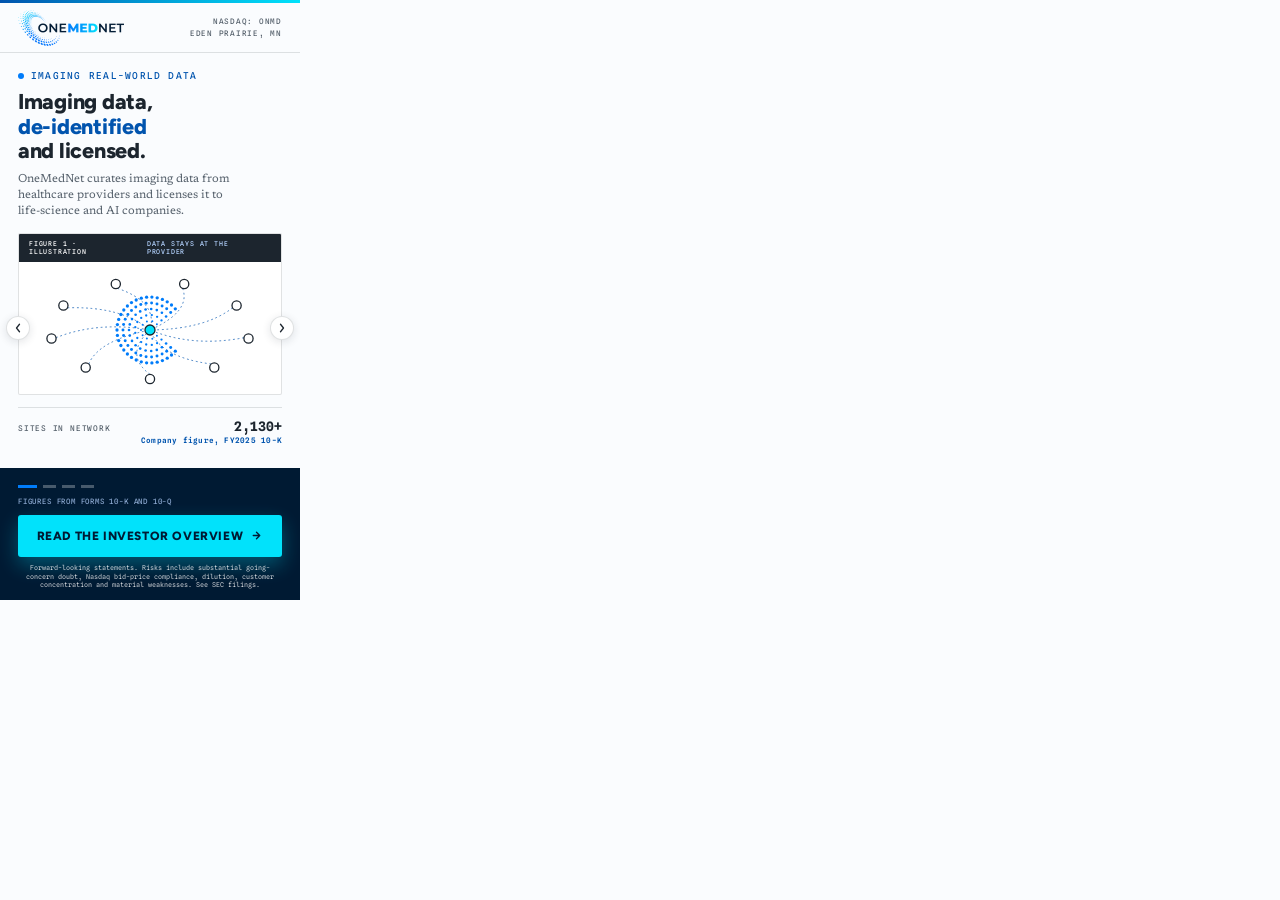
<file: concept-b-editorial/index.html>
<!DOCTYPE html>
<html lang="en">
<head>
<meta name="robots" content="noindex,nofollow">
<meta charset="UTF-8">
<meta name="ad.size" content="width=300,height=600">
<meta http-equiv="X-UA-Compatible" content="IE=Edge">
<meta name="viewport" content="width=300,initial-scale=1">
<link rel="icon" href="data:,">
<title>OneMedNet Corporation — Investor Overview</title>
<link rel="preconnect" href="https://fonts.googleapis.com">
<link rel="preconnect" href="https://fonts.gstatic.com" crossorigin>
<link href="https://fonts.googleapis.com/css2?family=Figtree:wght@500;600;700;800&family=Newsreader:opsz,wght@6..72,400;6..72,500&family=Spline+Sans+Mono:wght@400;500;600;700&display=swap" rel="stylesheet">
<link rel="stylesheet" href="style.css">
</head>
<body>

<!--
  OneMedNet Corporation — IR display banner, 300x600 — Concept B: Editorial / Light.
  Promotes: https://gracinting.github.io/onemednet-ir-concept/
  The IR concept page's own light sections: Figtree headlines, Newsreader lead copy, Spline Sans Mono captions,
  paper ground, one inline-SVG "Figure N" schematic per slide (open rings, dots, dashed lines, a cyan core; same
  line weight across all four), dark closing CTA band. Every claim comes from .tmp/facts.md.
  Written by .tmp/gen_b.py; style.css is hand-edited.
-->

<div id="banner" aria-label="OneMedNet Corporation investor relations advertisement">

  <div id="top-rule"></div>

  <header id="top-bar" class="reveal" data-delay="0">
    <img id="logo" src="assets/onemednet-logo-dark.png" alt="OneMedNet" width="106" height="36">
    <div id="masthead">NASDAQ:&nbsp;ONMD<br>EDEN&nbsp;PRAIRIE,&nbsp;MN</div>
  </header>

  <div id="slides">

    <!-- Slide 1 — Cover -->
    <section class="slide" data-index="0">
      <div class="slide-copy">
        <p class="eyebrow">Imaging Real-World Data</p>
        <h1>Imaging data,<br><em>de-identified</em><br>and licensed.</h1>
        <p class="lead">OneMedNet curates imaging data from healthcare providers and licenses it to <span class="nw">life-science</span> and AI companies.</p>

        <figure class="fig-card">
          <div class="fig-bar"><span>Figure 1 · Illustration</span><span>Data stays at the provider</span></div>
          <div class="fig-body">
            <svg viewBox="0 0 240 118" role="img" aria-label="Diagram: nine open rings for provider sites, dashed request lines, and a solid core for a de-identified cohort"><path class="fig-flow" d="M214.0 66.7Q163.0 76.5 120.0 59.0"/><path class="fig-flow" d="M181.3 93.0Q130.8 86.5 120.0 59.0"/><path class="fig-flow" d="M120.0 103.4Q93.6 83.6 120.0 59.0"/><path class="fig-flow" d="M58.7 93.0Q68.8 69.2 120.0 59.0"/><path class="fig-flow" d="M26.0 66.7Q67.9 50.0 120.0 59.0"/><path class="fig-flow" d="M37.4 36.8Q91.4 35.1 120.0 59.0"/><path class="fig-flow" d="M87.4 17.3Q128.3 31.3 120.0 59.0"/><path class="fig-flow" d="M152.6 17.3Q161.3 40.5 120.0 59.0"/><path class="fig-flow" d="M202.6 36.8Q175.0 58.3 120.0 59.0"/><circle class="fig-arc" cx="126.9" cy="64.8" r="1.00"/><circle class="fig-arc" cx="122.3" cy="67.7" r="1.00"/><circle class="fig-arc" cx="116.9" cy="67.5" r="1.00"/><circle class="fig-arc" cx="112.6" cy="64.2" r="1.00"/><circle class="fig-arc" cx="111.0" cy="59.0" r="1.00"/><circle class="fig-arc" cx="112.6" cy="53.8" r="1.00"/><circle class="fig-arc" cx="116.9" cy="50.5" r="1.00"/><circle class="fig-arc" cx="122.3" cy="50.3" r="1.00"/><circle class="fig-arc" cx="126.9" cy="53.2" r="1.00"/><circle class="fig-arc" cx="131.5" cy="68.6" r="1.16"/><circle class="fig-arc" cx="127.1" cy="72.2" r="1.16"/><circle class="fig-arc" cx="121.8" cy="73.9" r="1.16"/><circle class="fig-arc" cx="116.2" cy="73.5" r="1.16"/><circle class="fig-arc" cx="111.2" cy="71.1" r="1.16"/><circle class="fig-arc" cx="107.3" cy="67.0" r="1.16"/><circle class="fig-arc" cx="105.3" cy="61.8" r="1.16"/><circle class="fig-arc" cx="105.3" cy="56.2" r="1.16"/><circle class="fig-arc" cx="107.3" cy="51.0" r="1.16"/><circle class="fig-arc" cx="111.2" cy="46.9" r="1.16"/><circle class="fig-arc" cx="116.2" cy="44.5" r="1.16"/><circle class="fig-arc" cx="121.8" cy="44.1" r="1.16"/><circle class="fig-arc" cx="127.1" cy="45.8" r="1.16"/><circle class="fig-arc" cx="131.5" cy="49.4" r="1.16"/><circle class="fig-arc" cx="136.1" cy="72.5" r="1.32"/><circle class="fig-arc" cx="131.9" cy="76.3" r="1.32"/><circle class="fig-arc" cx="126.8" cy="78.9" r="1.32"/><circle class="fig-arc" cx="121.2" cy="80.0" r="1.32"/><circle class="fig-arc" cx="115.6" cy="79.5" r="1.32"/><circle class="fig-arc" cx="110.2" cy="77.6" r="1.32"/><circle class="fig-arc" cx="105.6" cy="74.3" r="1.32"/><circle class="fig-arc" cx="102.0" cy="69.9" r="1.32"/><circle class="fig-arc" cx="99.8" cy="64.6" r="1.32"/><circle class="fig-arc" cx="99.0" cy="59.0" r="1.32"/><circle class="fig-arc" cx="99.8" cy="53.4" r="1.32"/><circle class="fig-arc" cx="102.0" cy="48.1" r="1.32"/><circle class="fig-arc" cx="105.6" cy="43.7" r="1.32"/><circle class="fig-arc" cx="110.2" cy="40.4" r="1.32"/><circle class="fig-arc" cx="115.6" cy="38.5" r="1.32"/><circle class="fig-arc" cx="121.2" cy="38.0" r="1.32"/><circle class="fig-arc" cx="126.8" cy="39.1" r="1.32"/><circle class="fig-arc" cx="131.9" cy="41.7" r="1.32"/><circle class="fig-arc" cx="136.1" cy="45.5" r="1.32"/><circle class="fig-arc" cx="140.7" cy="76.4" r="1.48"/><circle class="fig-arc" cx="136.7" cy="80.2" r="1.48"/><circle class="fig-arc" cx="132.1" cy="83.1" r="1.48"/><circle class="fig-arc" cx="127.0" cy="85.1" r="1.48"/><circle class="fig-arc" cx="121.6" cy="86.0" r="1.48"/><circle class="fig-arc" cx="116.1" cy="85.7" r="1.48"/><circle class="fig-arc" cx="110.8" cy="84.4" r="1.48"/><circle class="fig-arc" cx="105.8" cy="82.0" r="1.48"/><circle class="fig-arc" cx="101.5" cy="78.6" r="1.48"/><circle class="fig-arc" cx="97.9" cy="74.5" r="1.48"/><circle class="fig-arc" cx="95.2" cy="69.7" r="1.48"/><circle class="fig-arc" cx="93.6" cy="64.5" r="1.48"/><circle class="fig-arc" cx="93.0" cy="59.0" r="1.48"/><circle class="fig-arc" cx="93.6" cy="53.5" r="1.48"/><circle class="fig-arc" cx="95.2" cy="48.3" r="1.48"/><circle class="fig-arc" cx="97.9" cy="43.5" r="1.48"/><circle class="fig-arc" cx="101.5" cy="39.4" r="1.48"/><circle class="fig-arc" cx="105.8" cy="36.0" r="1.48"/><circle class="fig-arc" cx="110.8" cy="33.6" r="1.48"/><circle class="fig-arc" cx="116.1" cy="32.3" r="1.48"/><circle class="fig-arc" cx="121.6" cy="32.0" r="1.48"/><circle class="fig-arc" cx="127.0" cy="32.9" r="1.48"/><circle class="fig-arc" cx="132.1" cy="34.9" r="1.48"/><circle class="fig-arc" cx="136.7" cy="37.8" r="1.48"/><circle class="fig-arc" cx="140.7" cy="41.6" r="1.48"/><circle class="fig-arc" cx="145.3" cy="80.2" r="1.64"/><circle class="fig-arc" cx="141.5" cy="84.0" r="1.64"/><circle class="fig-arc" cx="137.2" cy="87.2" r="1.64"/><circle class="fig-arc" cx="132.4" cy="89.6" r="1.64"/><circle class="fig-arc" cx="127.2" cy="91.2" r="1.64"/><circle class="fig-arc" cx="121.9" cy="91.9" r="1.64"/><circle class="fig-arc" cx="116.6" cy="91.8" r="1.64"/><circle class="fig-arc" cx="111.3" cy="90.8" r="1.64"/><circle class="fig-arc" cx="106.2" cy="89.0" r="1.64"/><circle class="fig-arc" cx="101.5" cy="86.4" r="1.64"/><circle class="fig-arc" cx="97.4" cy="83.0" r="1.64"/><circle class="fig-arc" cx="93.8" cy="79.0" r="1.64"/><circle class="fig-arc" cx="90.9" cy="74.5" r="1.64"/><circle class="fig-arc" cx="88.7" cy="69.6" r="1.64"/><circle class="fig-arc" cx="87.4" cy="64.4" r="1.64"/><circle class="fig-arc" cx="87.0" cy="59.0" r="1.64"/><circle class="fig-arc" cx="87.4" cy="53.6" r="1.64"/><circle class="fig-arc" cx="88.7" cy="48.4" r="1.64"/><circle class="fig-arc" cx="90.9" cy="43.5" r="1.64"/><circle class="fig-arc" cx="93.8" cy="39.0" r="1.64"/><circle class="fig-arc" cx="97.4" cy="35.0" r="1.64"/><circle class="fig-arc" cx="101.5" cy="31.6" r="1.64"/><circle class="fig-arc" cx="106.2" cy="29.0" r="1.64"/><circle class="fig-arc" cx="111.3" cy="27.2" r="1.64"/><circle class="fig-arc" cx="116.6" cy="26.2" r="1.64"/><circle class="fig-arc" cx="121.9" cy="26.1" r="1.64"/><circle class="fig-arc" cx="127.2" cy="26.8" r="1.64"/><circle class="fig-arc" cx="132.4" cy="28.4" r="1.64"/><circle class="fig-arc" cx="137.2" cy="30.8" r="1.64"/><circle class="fig-arc" cx="141.5" cy="34.0" r="1.64"/><circle class="fig-arc" cx="145.3" cy="37.8" r="1.64"/><circle class="fig-site" cx="218.5" cy="67.5" r="4.6"/><circle class="fig-site" cx="184.3" cy="96.5" r="4.6"/><circle class="fig-site" cx="120.0" cy="108.0" r="4.6"/><circle class="fig-site" cx="55.7" cy="96.5" r="4.6"/><circle class="fig-site" cx="21.5" cy="67.5" r="4.6"/><circle class="fig-site" cx="33.4" cy="34.5" r="4.6"/><circle class="fig-site" cx="85.8" cy="13.0" r="4.6"/><circle class="fig-site" cx="154.2" cy="13.0" r="4.6"/><circle class="fig-site" cx="206.6" cy="34.5" r="4.6"/><circle class="fig-core" cx="120" cy="59" r="5"/></svg>
          </div>
        </figure>


        <div class="kf">
          <dt>Sites in network</dt>
          <dd>2,130+ <em>Company figure, FY2025 10-K</em></dd>
        </div>
      </div>
    </section>

    <!-- Slide 2 — Revenue mix -->
    <section class="slide" data-index="1">
      <div class="slide-copy">
        <p class="eyebrow">Fig. 02 · Revenue Mix</p>
        <h1>iRWD data delivery<br>was <em>92% of FY2025<br>revenue.</em></h1>
        <p class="lead">iRWD, the company’s imaging real-world data, was $1.25M of $1.36M in FY2025, up from $0.29M. BEAM, the earlier product, was retired in May 2025.</p>

        <figure class="fig-card">
          <div class="fig-bar"><span>Figure 2</span><span>iRWD share of revenue</span></div>
          <div class="fig-body">
            <svg viewBox="0 0 240 118" role="img" aria-label="Chart: iRWD share of revenue, 45 percent in FY2024 and 92 percent in FY2025"><text class="fig-bar-year" x="8" y="44.5">FY2024</text><rect class="fig-seg-lo" x="133.7" y="30" width="98.3" height="22"/><rect class="fig-seg-hi" x="52" y="30" width="81.7" height="22"/><text class="fig-seg-t on" x="59" y="44.5">45%</text><text class="fig-seg-t" x="140.7" y="44.5">55%</text><text class="fig-bar-year" x="8" y="78.5">FY2025</text><rect class="fig-seg-lo" x="218.1" y="64" width="13.9" height="22"/><rect class="fig-seg-hi" x="52" y="64" width="166.1" height="22"/><text class="fig-seg-t on" x="59" y="78.5">92%</text><text class="fig-seg-t out" x="232" y="60" text-anchor="end">BEAM 8%</text><rect class="fig-key-hi" x="52" y="98" width="7" height="7"/><text class="fig-bar-year" x="63" y="104.5">iRWD</text><rect class="fig-key-lo" x="94" y="98" width="7" height="7"/><text class="fig-bar-year" x="105" y="104.5">BEAM, retired May 2025</text></svg>
          </div>
        </figure>


        <div class="kf">
          <dt>iRWD revenue · FY2025</dt>
          <dd>$1.25M <em>FY2024: $0.29M</em></dd>
        </div>
      </div>
    </section>

    <!-- Slide 3 — How it works -->
    <section class="slide" data-index="2">
      <div class="slide-copy">
        <p class="eyebrow">Fig. 03 · The Process</p>
        <h1>Request. Refine.<br>Curate. Deliver.<br><em>Dive deeper.</em></h1>
        <p class="lead">The company’s own five steps from a cohort request to delivery. The company says its data stays on site at the provider until licensed.</p>

        <figure class="fig-card">
          <div class="fig-bar"><span>Figure 3</span><span>Request to cohort</span></div>
          <div class="fig-body">
            <svg viewBox="0 0 250 118" role="img" aria-label="Diagram: five steps, Request, Refine, Curate, Deliver, Dive deeper"><text class="fig-num" x="24.0" y="23" text-anchor="middle">01</text><g class="fig-step"><rect x="4.0" y="30" width="40" height="34" rx="4"/><text x="24.0" y="50" text-anchor="middle">REQUEST</text></g><path class="fig-arrow" d="M45.5 47 h4.5"/><path class="fig-arrow" d="M47.0 43.5 l3.4 3.5 l-3.4 3.5"/><text class="fig-num" x="72.5" y="23" text-anchor="middle">02</text><g class="fig-step"><rect x="52.5" y="30" width="40" height="34" rx="4"/><text x="72.5" y="50" text-anchor="middle">REFINE</text></g><path class="fig-arrow" d="M94.0 47 h4.5"/><path class="fig-arrow" d="M95.5 43.5 l3.4 3.5 l-3.4 3.5"/><text class="fig-num" x="121.0" y="23" text-anchor="middle">03</text><g class="fig-step accent"><rect x="101.0" y="30" width="40" height="34" rx="4"/><text x="121.0" y="50" text-anchor="middle">CURATE</text></g><path class="fig-arrow" d="M142.5 47 h4.5"/><path class="fig-arrow" d="M144.0 43.5 l3.4 3.5 l-3.4 3.5"/><text class="fig-num" x="169.5" y="23" text-anchor="middle">04</text><g class="fig-step"><rect x="149.5" y="30" width="40" height="34" rx="4"/><text x="169.5" y="50" text-anchor="middle">DELIVER</text></g><path class="fig-arrow" d="M191.0 47 h4.5"/><path class="fig-arrow" d="M192.5 43.5 l3.4 3.5 l-3.4 3.5"/><text class="fig-num" x="218.0" y="23" text-anchor="middle">05</text><g class="fig-step"><rect x="198.0" y="30" width="40" height="34" rx="4"/><text x="218.0" y="45" text-anchor="middle">DIVE</text><text x="218.0" y="55" text-anchor="middle">DEEPER</text></g><path class="fig-ghost" d="M24 86 H218.0"/><circle class="fig-site" cx="24" cy="86" r="4.6"/><circle class="fig-core" cx="218.0" cy="86" r="4.6"/><text class="fig-cap" x="125" y="106" text-anchor="middle">DATA STAYS ON SITE UNTIL A COHORT IS LICENSED</text></svg>
          </div>
        </figure>


        <div class="kf">
          <dt>Process</dt>
          <dd>5 steps <em>Request to cohort</em></dd>
        </div>
      </div>
    </section>

    <!-- Slide 4 — Financials -->
    <section class="slide" data-index="3">
      <div class="slide-copy">
        <p class="eyebrow">Fig. 04 · FY2025 Summary</p>
        <h1>Revenue up 111%,<br><em>from a small base.</em></h1>
        <p class="lead">$1,359K vs $643K in FY2024. Operating loss $9.7M. The FY2025 audit report and Q2 10-Q cite substantial <span class="nw">going-concern</span> doubt.</p>

        <figure class="fig-card">
          <div class="fig-bar"><span>Figure 4</span><span>Revenue · FY2024 → FY2025</span></div>
          <div class="fig-body">
            <svg viewBox="0 0 240 100" role="img" aria-label="Chart: total revenue of $0.64 million in FY2024 and $1.36 million in FY2025"><line class="fig-base" x1="14" y1="84" x2="226" y2="84"/><rect class="fig-bar-prior" x="56" y="54.7" width="34" height="29.3"/><text class="fig-bar-label" x="73" y="48.7" text-anchor="middle">$0.64M</text><text class="fig-bar-year" x="73" y="97" text-anchor="middle">FY2024</text><rect class="fig-bar-now" x="150" y="22.0" width="34" height="62.0"/><text class="fig-bar-label strong" x="167" y="16.0" text-anchor="middle">$1.36M</text><text class="fig-bar-year" x="167" y="97" text-anchor="middle">FY2025</text><path class="fig-ghost" d="M92 54.7 H148"/><text class="fig-delta" x="120" y="49.7" text-anchor="middle">+111%</text></svg>
          </div>
        </figure>


        <div class="kf">
          <dt>Revenue · H1 2026</dt>
          <dd>$388K <em>H1 2025: $292K</em></dd>
        </div>
        <div class="kf">
          <dt>Cash · Jun 30, 2026</dt>
          <dd>$358K <em>Substantial doubt, 10-Q</em></dd>
        </div>
      </div>
    </section>

  </div>

  <button type="button" class="nav-arrow" id="arrow-prev" aria-label="Previous slide">
    <svg viewBox="0 0 16 16"><path d="M10 3 6 8l4 5" stroke="currentColor" stroke-width="1.7" fill="none" stroke-linecap="round" stroke-linejoin="round"/></svg>
  </button>
  <button type="button" class="nav-arrow" id="arrow-next" aria-label="Next slide">
    <svg viewBox="0 0 16 16"><path d="M6 3l4 5-4 5" stroke="currentColor" stroke-width="1.7" fill="none" stroke-linecap="round" stroke-linejoin="round"/></svg>
  </button>

  <div id="dots" class="reveal" role="tablist" aria-label="Slide selector">
    <button class="dot active" data-index="0" aria-label="Slide 1: Cover"></button>
    <button class="dot" data-index="1" aria-label="Slide 2: Revenue mix"></button>
    <button class="dot" data-index="2" aria-label="Slide 3: How it works"></button>
    <button class="dot" data-index="3" aria-label="Slide 4: Financials"></button>
  </div>

  <div id="bottom-fixed" class="reveal" data-delay="1">
    <div id="bf-line">FIGURES FROM FORMS 10-K AND 10-Q</div>
    <a href="#" id="cta">
      <span>Read the Investor Overview</span>
      <svg viewBox="0 0 16 16" id="cta-arrow" aria-hidden="true"><path d="M4 8h8M8 4l4 4-4 4" stroke="currentColor" stroke-width="1.6" fill="none" stroke-linecap="round" stroke-linejoin="round"/></svg>
    </a>
    <div id="fls">Forward-looking statements. Risks include substantial going-concern doubt, Nasdaq bid-price compliance, dilution, customer concentration and material weaknesses. See SEC filings.</div>
  </div>

  <!-- Standard HTML5-ad click-tag plumbing -->
  <div id="click-tag-wrapper"></div>
</div>

<script src="script.js"></script>
</body>
</html>
</file>
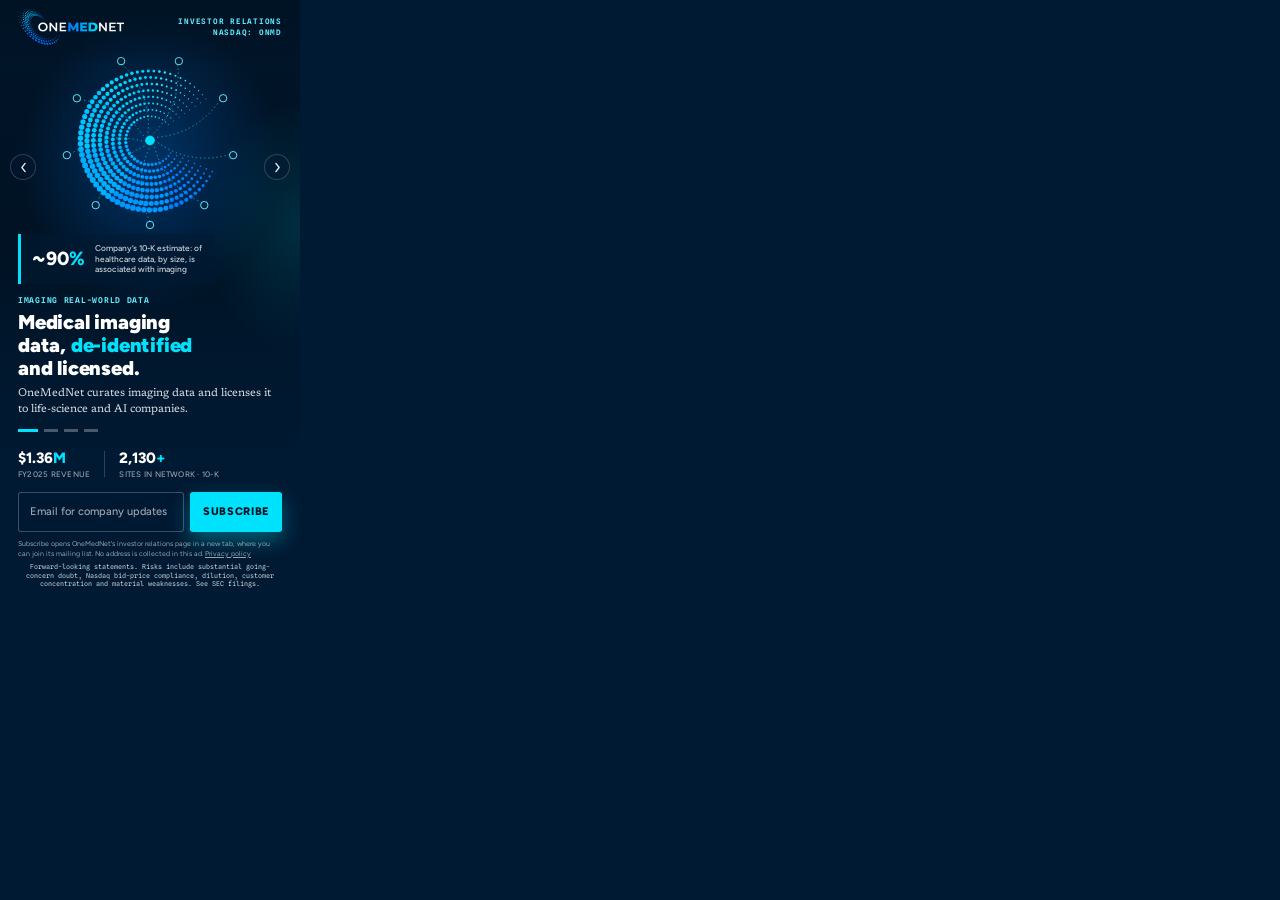
<file: concept-c-dashboard/index.html>
<!DOCTYPE html>
<html lang="en">
<head>
<meta name="robots" content="noindex,nofollow">
<meta charset="UTF-8">
<meta name="ad.size" content="width=300,height=600">
<meta http-equiv="X-UA-Compatible" content="IE=Edge">
<meta name="viewport" content="width=300,initial-scale=1">
<link rel="icon" href="data:,">
<title>OneMedNet Corporation — Investor Alerts</title>
<link rel="preconnect" href="https://fonts.googleapis.com">
<link rel="preconnect" href="https://fonts.gstatic.com" crossorigin>
<link href="https://fonts.googleapis.com/css2?family=Figtree:wght@500;700;800;900&family=Newsreader:opsz,wght@6..72,400;6..72,500&family=Spline+Sans+Mono:wght@500;600;700&display=swap" rel="stylesheet">
<link rel="stylesheet" href="style.css">
</head>
<body>
<!-- GENERATED by build_concept_c.py from ../concept-a-photo/ (a-fingerprint: 5c2490b557a5).
     Don't edit this file: edit Concept A and re-run the script. -->


<!--
  OneMedNet Corporation — IR display banner, 300x600 — Concept C (Concept A + email sign-up): Motif / Dark.
  Promotes: https://gracinting.github.io/onemednet-ir-concept/
  The IR concept page has no real photography, so each slide's background is that page's own signature
  graphic redrawn at banner scale (halftone arc in the shape of the logo, open rings for provider sites, dashed
  request lines, a solid core), one variant per slide. Floating stat chip, persistent logo/ticker chrome, stat
  row + CTA + forward-looking-statements line. Concept C is generated from this file
  (scripts/build_concept_c.py), so re-run that after every edit here.
  Every slide's copy and stat comes from .tmp/facts.md (10-K, 10-Q, XBRL, company releases).
  Written by .tmp/gen_a.py; style.css is hand-edited.
-->

<div id="banner" aria-label="OneMedNet Corporation investor relations advertisement with investor email alerts sign-up">

  <div id="slides">
    <svg width="0" height="0" style="position:absolute" aria-hidden="true" focusable="false"><defs><g id="fed-arc"><circle class="d t5" cx="393.7" cy="364.3" r="2.70"/><circle class="d t5 tw" cx="385.9" cy="375.3" r="3.42" style="animation-delay:-5.9s"/><circle class="d t5 tw" cx="376.4" cy="384.9" r="3.99" style="animation-delay:-4.8s"/><circle class="d t5" cx="365.6" cy="392.9" r="4.45"/><circle class="d t5 tw" cx="353.6" cy="399.2" r="4.84" style="animation-delay:-4.6s"/><circle class="d t4 tw" cx="340.8" cy="403.4" r="5.17" style="animation-delay:-3.9s"/><circle class="d t4 tw" cx="327.5" cy="405.7" r="5.43" style="animation-delay:-0.8s"/><circle class="d t4" cx="314.0" cy="405.8" r="5.64"/><circle class="d t4" cx="300.7" cy="403.8" r="5.81"/><circle class="d t4 tw" cx="287.8" cy="399.7" r="5.94" style="animation-delay:-2.0s"/><circle class="d t4" cx="275.7" cy="393.7" r="6.01"/><circle class="d t3" cx="264.7" cy="385.9" r="6.06"/><circle class="d t3" cx="255.1" cy="376.4" r="6.06"/><circle class="d t3" cx="247.1" cy="365.6" r="6.03"/><circle class="d t3" cx="240.8" cy="353.6" r="5.98"/><circle class="d t3 tw" cx="236.6" cy="340.8" r="5.89" style="animation-delay:-7.7s"/><circle class="d t2" cx="234.3" cy="327.5" r="5.78"/><circle class="d t2 tw" cx="234.2" cy="314.0" r="5.66" style="animation-delay:-1.1s"/><circle class="d t2" cx="236.2" cy="300.7" r="5.49"/><circle class="d t2" cx="240.3" cy="287.8" r="5.31"/><circle class="d t2 tw" cx="246.3" cy="275.7" r="5.10" style="animation-delay:-5.2s"/><circle class="d t2" cx="254.1" cy="264.7" r="4.87"/><circle class="d t1" cx="263.6" cy="255.1" r="4.63"/><circle class="d t1" cx="274.4" cy="247.1" r="4.37"/><circle class="d t1 tw" cx="286.4" cy="240.8" r="4.10" style="animation-delay:-0.5s"/><circle class="d t1 tw" cx="299.2" cy="236.6" r="3.82" style="animation-delay:-6.1s"/><circle class="d t1" cx="312.5" cy="234.3" r="3.53"/><circle class="d t1" cx="326.0" cy="234.2" r="3.22"/><circle class="d t0" cx="339.3" cy="236.2" r="2.91"/><circle class="d t0" cx="352.2" cy="240.3" r="2.60"/><circle class="d t0" cx="364.3" cy="246.3" r="2.30"/><circle class="d t0" cx="375.3" cy="254.1" r="2.02"/><circle class="d t0" cx="384.9" cy="263.6" r="1.74"/><circle class="d t5 tw" cx="414.7" cy="373.9" r="2.72" style="animation-delay:-5.2s"/><circle class="d t5" cx="406.7" cy="386.1" r="3.47"/><circle class="d t5" cx="397.1" cy="397.0" r="4.06"/><circle class="d t5" cx="386.2" cy="406.6" r="4.56"/><circle class="d t5" cx="374.1" cy="414.6" r="5.00"/><circle class="d t5" cx="361.0" cy="421.0" r="5.36"/><circle class="d t4 tw" cx="347.2" cy="425.6" r="5.67" style="animation-delay:-3.8s"/><circle class="d t4" cx="332.9" cy="428.2" r="5.94"/><circle class="d t4 tw" cx="318.4" cy="429.0" r="6.15" style="animation-delay:-4.4s"/><circle class="d t4 tw" cx="303.9" cy="427.8" r="6.33" style="animation-delay:-6.0s"/><circle class="d t4" cx="289.7" cy="424.7" r="6.47"/><circle class="d t4" cx="276.0" cy="419.7" r="6.58"/><circle class="d t4" cx="263.1" cy="413.0" r="6.65"/><circle class="d t3" cx="251.3" cy="404.6" r="6.69"/><circle class="d t3" cx="240.6" cy="394.7" r="6.71"/><circle class="d t3" cx="231.4" cy="383.5" r="6.69"/><circle class="d t3" cx="223.7" cy="371.1" r="6.66"/><circle class="d t3" cx="217.8" cy="357.8" r="6.59"/><circle class="d t3" cx="213.6" cy="343.9" r="6.51"/><circle class="d t2" cx="211.4" cy="329.5" r="6.40"/><circle class="d t2" cx="211.1" cy="315.0" r="6.26"/><circle class="d t2" cx="212.8" cy="300.5" r="6.10"/><circle class="d t2 tw" cx="216.3" cy="286.4" r="5.94" style="animation-delay:-6.3s"/><circle class="d t2" cx="221.7" cy="272.9" r="5.75"/><circle class="d t2" cx="228.8" cy="260.2" r="5.54"/><circle class="d t2" cx="237.6" cy="248.6" r="5.32"/><circle class="d t1" cx="247.8" cy="238.3" r="5.08"/><circle class="d t1" cx="259.4" cy="229.4" r="4.84"/><circle class="d t1" cx="272.0" cy="222.2" r="4.58"/><circle class="d t1 tw" cx="285.4" cy="216.6" r="4.31" style="animation-delay:-4.2s"/><circle class="d t1 tw" cx="299.5" cy="212.9" r="4.03" style="animation-delay:-1.1s"/><circle class="d t1 tw" cx="313.9" cy="211.2" r="3.74" style="animation-delay:-6.9s"/><circle class="d t1 tw" cx="328.5" cy="211.3" r="3.44" style="animation-delay:-2.2s"/><circle class="d t0" cx="342.8" cy="213.4" r="3.15"/><circle class="d t0" cx="356.8" cy="217.4" r="2.84"/><circle class="d t0 tw" cx="370.2" cy="223.2" r="2.55" style="animation-delay:-4.0s"/><circle class="d t0" cx="382.6" cy="230.8" r="2.25"/><circle class="d t0" cx="393.9" cy="239.9" r="1.99"/><circle class="d t0" cx="403.9" cy="250.4" r="1.74"/><circle class="d t5" cx="435.8" cy="383.3" r="2.74"/><circle class="d t5 tw" cx="427.7" cy="396.3" r="3.51" style="animation-delay:-3.7s"/><circle class="d t5" cx="418.2" cy="408.3" r="4.13"/><circle class="d t5" cx="407.3" cy="419.0" r="4.66"/><circle class="d t5" cx="395.2" cy="428.5" r="5.12"/><circle class="d t5 tw" cx="382.1" cy="436.5" r="5.52" style="animation-delay:-1.6s"/><circle class="d t5 tw" cx="368.2" cy="442.9" r="5.87" style="animation-delay:-2.1s"/><circle class="d t4" cx="353.7" cy="447.6" r="6.17"/><circle class="d t4" cx="338.7" cy="450.7" r="6.44"/><circle class="d t4 tw" cx="323.4" cy="452.0" r="6.66" style="animation-delay:-0.0s"/><circle class="d t4" cx="308.1" cy="451.5" r="6.85"/><circle class="d t4" cx="292.9" cy="449.2" r="7.00"/><circle class="d t4" cx="278.2" cy="445.2" r="7.13"/><circle class="d t4" cx="263.9" cy="439.5" r="7.22"/><circle class="d t4" cx="250.5" cy="432.2" r="7.29"/><circle class="d t3" cx="237.9" cy="423.4" r="7.34"/><circle class="d t3" cx="226.5" cy="413.2" r="7.35"/><circle class="d t3" cx="216.4" cy="401.7" r="7.35"/><circle class="d t3 tw" cx="207.6" cy="389.2" r="7.32" style="animation-delay:-8.1s"/><circle class="d t3" cx="200.3" cy="375.7" r="7.27"/><circle class="d t3" cx="194.7" cy="361.5" r="7.20"/><circle class="d t3" cx="190.7" cy="346.7" r="7.11"/><circle class="d t2" cx="188.5" cy="331.5" r="7.00"/><circle class="d t2" cx="188.1" cy="316.2" r="6.87"/><circle class="d t2 tw" cx="189.4" cy="300.9" r="6.73" style="animation-delay:-5.7s"/><circle class="d t2 tw" cx="192.5" cy="285.9" r="6.57" style="animation-delay:-0.6s"/><circle class="d t2 tw" cx="197.3" cy="271.4" r="6.38" style="animation-delay:-1.5s"/><circle class="d t2" cx="203.7" cy="257.5" r="6.20"/><circle class="d t2 tw" cx="211.8" cy="244.5" r="5.99" style="animation-delay:-0.0s"/><circle class="d t2 tw" cx="221.2" cy="232.4" r="5.77" style="animation-delay:-0.9s"/><circle class="d t1" cx="232.0" cy="221.6" r="5.54"/><circle class="d t1 tw" cx="244.0" cy="212.0" r="5.31" style="animation-delay:-7.9s"/><circle class="d t1" cx="257.1" cy="204.0" r="5.05"/><circle class="d t1 tw" cx="270.9" cy="197.5" r="4.79" style="animation-delay:-2.3s"/><circle class="d t1" cx="285.4" cy="192.6" r="4.52"/><circle class="d t1" cx="300.4" cy="189.5" r="4.24"/><circle class="d t1 tw" cx="315.7" cy="188.1" r="3.95" style="animation-delay:-7.6s"/><circle class="d t1" cx="331.0" cy="188.5" r="3.67"/><circle class="d t0" cx="346.2" cy="190.6" r="3.37"/><circle class="d t0" cx="361.0" cy="194.5" r="3.08"/><circle class="d t0 tw" cx="375.2" cy="200.1" r="2.79" style="animation-delay:-0.9s"/><circle class="d t0" cx="388.8" cy="207.3" r="2.51"/><circle class="d t0 tw" cx="401.3" cy="216.0" r="2.23" style="animation-delay:-7.5s"/><circle class="d t0 tw" cx="412.8" cy="226.2" r="1.96" style="animation-delay:-0.2s"/><circle class="d t0" cx="423.1" cy="237.6" r="1.72"/><circle class="d t5" cx="456.9" cy="392.8" r="2.79"/><circle class="d t5 tw" cx="448.5" cy="406.7" r="3.57" style="animation-delay:-4.9s"/><circle class="d t5 tw" cx="438.7" cy="419.6" r="4.23" style="animation-delay:-4.8s"/><circle class="d t5" cx="427.7" cy="431.5" r="4.79"/><circle class="d t5" cx="415.4" cy="442.1" r="5.28"/><circle class="d t5" cx="402.1" cy="451.4" r="5.71"/><circle class="d t5 tw" cx="387.9" cy="459.3" r="6.09" style="animation-delay:-3.3s"/><circle class="d t5 tw" cx="373.0" cy="465.7" r="6.43" style="animation-delay:-6.9s"/><circle class="d t4" cx="357.5" cy="470.4" r="6.72"/><circle class="d t4" cx="341.6" cy="473.5" r="6.99"/><circle class="d t4" cx="325.4" cy="474.9" r="7.21"/><circle class="d t4 tw" cx="309.2" cy="474.6" r="7.41" style="animation-delay:-7.3s"/><circle class="d t4" cx="293.1" cy="472.6" r="7.57"/><circle class="d t4" cx="277.3" cy="469.0" r="7.70"/><circle class="d t4" cx="261.9" cy="463.7" r="7.81"/><circle class="d t4" cx="247.2" cy="456.9" r="7.90"/><circle class="d t3" cx="233.3" cy="448.5" r="7.95"/><circle class="d t3 tw" cx="220.4" cy="438.7" r="7.99" style="animation-delay:-4.7s"/><circle class="d t3" cx="208.5" cy="427.7" r="8.01"/><circle class="d t3 tw" cx="197.9" cy="415.4" r="7.99" style="animation-delay:-0.3s"/><circle class="d t3 tw" cx="188.6" cy="402.1" r="7.97" style="animation-delay:-2.3s"/><circle class="d t3" cx="180.7" cy="387.9" r="7.92"/><circle class="d t3" cx="174.3" cy="373.0" r="7.85"/><circle class="d t3" cx="169.6" cy="357.5" r="7.77"/><circle class="d t3" cx="166.5" cy="341.6" r="7.67"/><circle class="d t2" cx="165.1" cy="325.4" r="7.55"/><circle class="d t2" cx="165.4" cy="309.2" r="7.41"/><circle class="d t2" cx="167.4" cy="293.1" r="7.27"/><circle class="d t2 tw" cx="171.0" cy="277.3" r="7.10" style="animation-delay:-2.0s"/><circle class="d t2 tw" cx="176.3" cy="261.9" r="6.92" style="animation-delay:-1.8s"/><circle class="d t2" cx="183.1" cy="247.2" r="6.72"/><circle class="d t2" cx="191.5" cy="233.3" r="6.52"/><circle class="d t2" cx="201.3" cy="220.4" r="6.30"/><circle class="d t1" cx="212.3" cy="208.5" r="6.08"/><circle class="d t1" cx="224.6" cy="197.9" r="5.84"/><circle class="d t1" cx="237.9" cy="188.6" r="5.59"/><circle class="d t1 tw" cx="252.1" cy="180.7" r="5.33" style="animation-delay:-5.9s"/><circle class="d t1" cx="267.0" cy="174.3" r="5.07"/><circle class="d t1" cx="282.5" cy="169.6" r="4.79"/><circle class="d t1" cx="298.4" cy="166.5" r="4.51"/><circle class="d t1" cx="314.6" cy="165.1" r="4.23"/><circle class="d t1 tw" cx="330.8" cy="165.4" r="3.93" style="animation-delay:-7.1s"/><circle class="d t0" cx="346.9" cy="167.4" r="3.65"/><circle class="d t0" cx="362.7" cy="171.0" r="3.36"/><circle class="d t0" cx="378.1" cy="176.3" r="3.07"/><circle class="d t0" cx="392.8" cy="183.1" r="2.77"/><circle class="d t0" cx="406.7" cy="191.5" r="2.49"/><circle class="d t0" cx="419.6" cy="201.3" r="2.21"/><circle class="d t0" cx="431.5" cy="212.3" r="1.95"/><circle class="d t0 tw" cx="442.1" cy="224.6" r="1.72" style="animation-delay:-1.1s"/><circle class="d t5 tw" cx="477.9" cy="402.1" r="2.81" style="animation-delay:-8.1s"/><circle class="d t5" cx="469.4" cy="416.8" r="3.64"/><circle class="d t5 tw" cx="459.5" cy="430.5" r="4.31" style="animation-delay:-7.4s"/><circle class="d t5" cx="448.4" cy="443.3" r="4.90"/><circle class="d t5" cx="436.0" cy="455.0" r="5.42"/><circle class="d t5" cx="422.6" cy="465.4" r="5.88"/><circle class="d t5" cx="408.3" cy="474.5" r="6.29"/><circle class="d t5 tw" cx="393.2" cy="482.2" r="6.65" style="animation-delay:-0.1s"/><circle class="d t5" cx="377.4" cy="488.5" r="6.99"/><circle class="d t4" cx="361.1" cy="493.2" r="7.28"/><circle class="d t4" cx="344.4" cy="496.3" r="7.53"/><circle class="d t4" cx="327.5" cy="497.8" r="7.76"/><circle class="d t4" cx="310.6" cy="497.8" r="7.95"/><circle class="d t4" cx="293.7" cy="496.0" r="8.13"/><circle class="d t4" cx="277.0" cy="492.7" r="8.27"/><circle class="d t4 tw" cx="260.8" cy="487.9" r="8.39" style="animation-delay:-2.3s"/><circle class="d t4" cx="245.1" cy="481.5" r="8.48"/><circle class="d t4 tw" cx="230.0" cy="473.6" r="8.55" style="animation-delay:-5.3s"/><circle class="d t3 tw" cx="215.8" cy="464.3" r="8.61" style="animation-delay:-3.8s"/><circle class="d t3 tw" cx="202.6" cy="453.8" r="8.64" style="animation-delay:-8.2s"/><circle class="d t3" cx="190.3" cy="442.0" r="8.65"/><circle class="d t3" cx="179.3" cy="429.1" r="8.64"/><circle class="d t3" cx="169.6" cy="415.2" r="8.61"/><circle class="d t3" cx="161.2" cy="400.4" r="8.57"/><circle class="d t3" cx="154.3" cy="384.9" r="8.50"/><circle class="d t3" cx="148.8" cy="368.9" r="8.43"/><circle class="d t3" cx="145.0" cy="352.3" r="8.33"/><circle class="d t2" cx="142.7" cy="335.5" r="8.22"/><circle class="d t2" cx="142.0" cy="318.6" r="8.09"/><circle class="d t2 tw" cx="143.0" cy="301.6" r="7.95" style="animation-delay:-4.0s"/><circle class="d t2 tw" cx="145.5" cy="284.8" r="7.80" style="animation-delay:-0.0s"/><circle class="d t2" cx="149.6" cy="268.4" r="7.63"/><circle class="d t2 tw" cx="155.3" cy="252.4" r="7.45" style="animation-delay:-4.3s"/><circle class="d t2" cx="162.5" cy="237.0" r="7.25"/><circle class="d t2" cx="171.1" cy="222.4" r="7.04"/><circle class="d t2" cx="181.1" cy="208.7" r="6.83"/><circle class="d t2" cx="192.3" cy="196.0" r="6.61"/><circle class="d t1" cx="204.7" cy="184.4" r="6.37"/><circle class="d t1" cx="218.2" cy="174.0" r="6.13"/><circle class="d t1 tw" cx="232.5" cy="165.0" r="5.88" style="animation-delay:-5.0s"/><circle class="d t1 tw" cx="247.7" cy="157.3" r="5.61" style="animation-delay:-2.5s"/><circle class="d t1" cx="263.5" cy="151.2" r="5.35"/><circle class="d t1" cx="279.9" cy="146.6" r="5.07"/><circle class="d t1" cx="296.5" cy="143.6" r="4.79"/><circle class="d t1" cx="313.5" cy="142.1" r="4.51"/><circle class="d t1" cx="330.4" cy="142.3" r="4.21"/><circle class="d t0" cx="347.3" cy="144.1" r="3.92"/><circle class="d t0" cx="363.9" cy="147.5" r="3.63"/><circle class="d t0" cx="380.1" cy="152.5" r="3.33"/><circle class="d t0" cx="395.8" cy="159.0" r="3.04"/><circle class="d t0" cx="410.8" cy="166.9" r="2.76"/><circle class="d t0" cx="425.0" cy="176.3" r="2.48"/><circle class="d t0" cx="438.2" cy="186.9" r="2.20"/><circle class="d t0" cx="450.3" cy="198.8" r="1.95"/><circle class="d t0" cx="461.3" cy="211.7" r="1.71"/><circle class="d t5" cx="498.9" cy="411.6" r="2.87"/><circle class="d t5" cx="490.1" cy="427.1" r="3.72"/><circle class="d t5" cx="479.9" cy="441.8" r="4.42"/><circle class="d t5 tw" cx="468.4" cy="455.5" r="5.04" style="animation-delay:-5.0s"/><circle class="d t5" cx="455.8" cy="468.2" r="5.59"/><circle class="d t5" cx="442.1" cy="479.7" r="6.08"/><circle class="d t5 tw" cx="427.4" cy="489.9" r="6.52" style="animation-delay:-1.1s"/><circle class="d t5" cx="411.9" cy="498.8" r="6.92"/><circle class="d t5 tw" cx="395.6" cy="506.2" r="7.27" style="animation-delay:-2.2s"/><circle class="d t4 tw" cx="378.8" cy="512.2" r="7.59" style="animation-delay:-6.0s"/><circle class="d t4" cx="361.4" cy="516.7" r="7.88"/><circle class="d t4" cx="343.8" cy="519.6" r="8.13"/><circle class="d t4 tw" cx="326.0" cy="520.9" r="8.36" style="animation-delay:-6.4s"/><circle class="d t4" cx="308.1" cy="520.6" r="8.55"/><circle class="d t4 tw" cx="290.3" cy="518.8" r="8.72" style="animation-delay:-7.9s"/><circle class="d t4" cx="272.7" cy="515.4" r="8.88"/><circle class="d t4 tw" cx="255.6" cy="510.4" r="9.00" style="animation-delay:-8.6s"/><circle class="d t4" cx="238.9" cy="503.9" r="9.10"/><circle class="d t4" cx="222.9" cy="496.0" r="9.18"/><circle class="d t3" cx="207.6" cy="486.6" r="9.24"/><circle class="d t3" cx="193.2" cy="476.0" r="9.28"/><circle class="d t3 tw" cx="179.9" cy="464.1" r="9.30" style="animation-delay:-3.9s"/><circle class="d t3" cx="167.6" cy="451.1" r="9.30"/><circle class="d t3" cx="156.6" cy="437.0" r="9.28"/><circle class="d t3 tw" cx="146.8" cy="422.0" r="9.24" style="animation-delay:-2.9s"/><circle class="d t3" cx="138.4" cy="406.2" r="9.18"/><circle class="d t3 tw" cx="131.5" cy="389.7" r="9.11" style="animation-delay:-5.0s"/><circle class="d t3" cx="126.0" cy="372.7" r="9.03"/><circle class="d t3 tw" cx="122.1" cy="355.2" r="8.93" style="animation-delay:-3.0s"/><circle class="d t2" cx="119.8" cy="337.5" r="8.82"/><circle class="d t2" cx="119.0" cy="319.6" r="8.69"/><circle class="d t2 tw" cx="119.8" cy="301.8" r="8.55" style="animation-delay:-8.9s"/><circle class="d t2" cx="122.2" cy="284.1" r="8.40"/><circle class="d t2" cx="126.2" cy="266.6" r="8.23"/><circle class="d t2 tw" cx="131.7" cy="249.6" r="8.05" style="animation-delay:-2.4s"/><circle class="d t2 tw" cx="138.7" cy="233.2" r="7.85" style="animation-delay:-7.0s"/><circle class="d t2 tw" cx="147.2" cy="217.4" r="7.66" style="animation-delay:-1.2s"/><circle class="d t2" cx="157.0" cy="202.4" r="7.43"/><circle class="d t2" cx="168.1" cy="188.4" r="7.21"/><circle class="d t1" cx="180.4" cy="175.4" r="6.99"/><circle class="d t1 tw" cx="193.8" cy="163.6" r="6.73" style="animation-delay:-1.3s"/><circle class="d t1" cx="208.2" cy="153.0" r="6.50"/><circle class="d t1" cx="223.5" cy="143.7" r="6.23"/><circle class="d t1" cx="239.5" cy="135.8" r="5.96"/><circle class="d t1 tw" cx="256.2" cy="129.4" r="5.68" style="animation-delay:-0.5s"/><circle class="d t1" cx="273.4" cy="124.5" r="5.40"/><circle class="d t1" cx="291.0" cy="121.1" r="5.12"/><circle class="d t1 tw" cx="308.8" cy="119.3" r="4.83" style="animation-delay:-8.4s"/><circle class="d t1" cx="326.7" cy="119.1" r="4.54"/><circle class="d t0" cx="344.5" cy="120.5" r="4.24"/><circle class="d t0 tw" cx="362.1" cy="123.5" r="3.95" style="animation-delay:-7.7s"/><circle class="d t0 tw" cx="379.4" cy="128.0" r="3.65" style="animation-delay:-7.8s"/><circle class="d t0" cx="396.3" cy="134.0" r="3.35"/><circle class="d t0" cx="412.5" cy="141.5" r="3.05"/><circle class="d t0" cx="428.0" cy="150.5" r="2.76"/><circle class="d t0" cx="442.6" cy="160.7" r="2.48"/><circle class="d t0 tw" cx="456.3" cy="172.3" r="2.20" style="animation-delay:-1.2s"/><circle class="d t0" cx="468.9" cy="185.0" r="1.95"/><circle class="d t0 tw" cx="480.3" cy="198.8" r="1.71" style="animation-delay:-1.0s"/><circle class="d t5 tw" cx="520.0" cy="420.9" r="2.91" style="animation-delay:-0.5s"/><circle class="d t5 tw" cx="510.9" cy="437.2" r="3.79" style="animation-delay:-2.8s"/><circle class="d t5" cx="500.4" cy="452.7" r="4.54"/><circle class="d t5" cx="488.7" cy="467.3" r="5.18"/><circle class="d t5" cx="475.9" cy="480.9" r="5.75"/><circle class="d t5" cx="461.9" cy="493.3" r="6.27"/><circle class="d t5 tw" cx="447.0" cy="504.5" r="6.73" style="animation-delay:-3.1s"/><circle class="d t5 tw" cx="431.2" cy="514.5" r="7.15" style="animation-delay:-2.3s"/><circle class="d t5 tw" cx="414.6" cy="523.1" r="7.53" style="animation-delay:-6.6s"/><circle class="d t5" cx="397.3" cy="530.2" r="7.88"/><circle class="d t4 tw" cx="379.5" cy="536.0" r="8.19" style="animation-delay:-4.3s"/><circle class="d t4" cx="361.3" cy="540.2" r="8.47"/><circle class="d t4 tw" cx="342.8" cy="542.8" r="8.72" style="animation-delay:-7.4s"/><circle class="d t4" cx="324.2" cy="544.0" r="8.96"/><circle class="d t4" cx="305.5" cy="543.5" r="9.16"/><circle class="d t4" cx="286.9" cy="541.5" r="9.32"/><circle class="d t4" cx="268.5" cy="538.0" r="9.48"/><circle class="d t4" cx="250.5" cy="533.0" r="9.60"/><circle class="d t4" cx="233.0" cy="526.4" r="9.72"/><circle class="d t4" cx="216.1" cy="518.5" r="9.80"/><circle class="d t4" cx="200.0" cy="509.1" r="9.86"/><circle class="d t3" cx="184.6" cy="498.5" r="9.91"/><circle class="d t3" cx="170.2" cy="486.5" r="9.94"/><circle class="d t3" cx="156.8" cy="473.5" r="9.94"/><circle class="d t3" cx="144.6" cy="459.3" r="9.94"/><circle class="d t3" cx="133.6" cy="444.2" r="9.91"/><circle class="d t3 tw" cx="123.9" cy="428.3" r="9.87" style="animation-delay:-1.2s"/><circle class="d t3 tw" cx="115.6" cy="411.6" r="9.81" style="animation-delay:-6.7s"/><circle class="d t3 tw" cx="108.6" cy="394.2" r="9.73" style="animation-delay:-1.5s"/><circle class="d t3 tw" cx="103.2" cy="376.3" r="9.65" style="animation-delay:-7.6s"/><circle class="d t3" cx="99.3" cy="358.1" r="9.55"/><circle class="d t2" cx="96.9" cy="339.5" r="9.42"/><circle class="d t2" cx="96.0" cy="320.9" r="9.30"/><circle class="d t2 tw" cx="96.7" cy="302.2" r="9.16" style="animation-delay:-2.6s"/><circle class="d t2" cx="99.0" cy="283.6" r="9.00"/><circle class="d t2 tw" cx="102.8" cy="265.3" r="8.83" style="animation-delay:-4.0s"/><circle class="d t2 tw" cx="108.1" cy="247.4" r="8.65" style="animation-delay:-8.7s"/><circle class="d t2" cx="114.9" cy="230.0" r="8.46"/><circle class="d t2" cx="123.1" cy="213.2" r="8.26"/><circle class="d t2 tw" cx="132.7" cy="197.2" r="8.05" style="animation-delay:-8.7s"/><circle class="d t2" cx="143.6" cy="182.0" r="7.83"/><circle class="d t2" cx="155.7" cy="167.8" r="7.60"/><circle class="d t1 tw" cx="168.9" cy="154.6" r="7.35" style="animation-delay:-3.4s"/><circle class="d t1" cx="183.3" cy="142.6" r="7.11"/><circle class="d t1" cx="198.5" cy="131.8" r="6.85"/><circle class="d t1 tw" cx="214.6" cy="122.3" r="6.58" style="animation-delay:-4.5s"/><circle class="d t1 tw" cx="231.5" cy="114.2" r="6.31" style="animation-delay:-2.4s"/><circle class="d t1 tw" cx="248.9" cy="107.6" r="6.03" style="animation-delay:-3.6s"/><circle class="d t1 tw" cx="266.9" cy="102.4" r="5.75" style="animation-delay:-0.2s"/><circle class="d t1" cx="285.2" cy="98.7" r="5.46"/><circle class="d t1 tw" cx="303.8" cy="96.6" r="5.17" style="animation-delay:-5.3s"/><circle class="d t1" cx="322.4" cy="96.0" r="4.87"/><circle class="d t1" cx="341.1" cy="97.0" r="4.58"/><circle class="d t0" cx="359.6" cy="99.5" r="4.27"/><circle class="d t0" cx="377.9" cy="103.6" r="3.96"/><circle class="d t0" cx="395.7" cy="109.2" r="3.67"/><circle class="d t0" cx="413.0" cy="116.2" r="3.36"/><circle class="d t0" cx="429.7" cy="124.7" r="3.07"/><circle class="d t0" cx="445.6" cy="134.5" r="2.77"/><circle class="d t0 tw" cx="460.6" cy="145.6" r="2.48" style="animation-delay:-6.5s"/><circle class="d t0" cx="474.6" cy="157.9" r="2.20"/><circle class="d t0 tw" cx="487.6" cy="171.4" r="1.95" style="animation-delay:-7.5s"/><circle class="d t0" cx="499.4" cy="185.9" r="1.71"/><circle class="d t5" cx="540.9" cy="430.5" r="2.97"/><circle class="d t5" cx="531.4" cy="447.7" r="3.89"/><circle class="d t5" cx="520.6" cy="464.1" r="4.66"/><circle class="d t5 tw" cx="508.5" cy="479.7" r="5.33" style="animation-delay:-4.7s"/><circle class="d t5" cx="495.2" cy="494.2" r="5.95"/><circle class="d t5" cx="480.7" cy="507.5" r="6.48"/><circle class="d t5" cx="465.3" cy="519.8" r="6.99"/><circle class="d t5" cx="448.9" cy="530.7" r="7.43"/><circle class="d t5" cx="431.7" cy="540.3" r="7.84"/><circle class="d t5" cx="413.8" cy="548.5" r="8.20"/><circle class="d t5" cx="395.3" cy="555.2" r="8.54"/><circle class="d t4" cx="376.4" cy="560.5" r="8.85"/><circle class="d t4 tw" cx="357.0" cy="564.2" r="9.13" style="animation-delay:-0.3s"/><circle class="d t4 tw" cx="337.5" cy="566.4" r="9.38" style="animation-delay:-3.2s"/><circle class="d t4 tw" cx="317.8" cy="567.0" r="9.60" style="animation-delay:-7.5s"/><circle class="d t4" cx="298.2" cy="566.0" r="9.80"/><circle class="d t4" cx="278.6" cy="563.5" r="9.97"/><circle class="d t4" cx="259.4" cy="559.4" r="10.12"/><circle class="d t4" cx="240.5" cy="553.9" r="10.25"/><circle class="d t4" cx="222.1" cy="546.8" r="10.35"/><circle class="d t4 tw" cx="204.4" cy="538.3" r="10.43" style="animation-delay:-7.2s"/><circle class="d t4" cx="187.4" cy="528.4" r="10.50"/><circle class="d t3" cx="171.2" cy="517.1" r="10.56"/><circle class="d t3" cx="156.0" cy="504.7" r="10.58"/><circle class="d t3" cx="141.8" cy="491.0" r="10.58"/><circle class="d t3 tw" cx="128.7" cy="476.3" r="10.58" style="animation-delay:-6.6s"/><circle class="d t3 tw" cx="116.9" cy="460.6" r="10.56" style="animation-delay:-0.7s"/><circle class="d t3 tw" cx="106.3" cy="443.9" r="10.51" style="animation-delay:-6.6s"/><circle class="d t3 tw" cx="97.2" cy="426.5" r="10.47" style="animation-delay:-6.7s"/><circle class="d t3" cx="89.4" cy="408.5" r="10.40"/><circle class="d t3" cx="83.1" cy="389.8" r="10.30"/><circle class="d t3" cx="78.3" cy="370.7" r="10.21"/><circle class="d t3" cx="75.0" cy="351.3" r="10.09"/><circle class="d t2" cx="73.3" cy="331.7" r="9.97"/><circle class="d t2" cx="73.1" cy="312.0" r="9.83"/><circle class="d t2" cx="74.5" cy="292.4" r="9.67"/><circle class="d t2" cx="77.5" cy="272.9" r="9.52"/><circle class="d t2 tw" cx="82.0" cy="253.8" r="9.34" style="animation-delay:-1.3s"/><circle class="d t2 tw" cx="88.1" cy="235.0" r="9.16" style="animation-delay:-6.7s"/><circle class="d t2" cx="95.6" cy="216.8" r="8.95"/><circle class="d t2" cx="104.5" cy="199.3" r="8.74"/><circle class="d t2 tw" cx="114.8" cy="182.5" r="8.53" style="animation-delay:-0.5s"/><circle class="d t2 tw" cx="126.4" cy="166.6" r="8.29" style="animation-delay:-6.0s"/><circle class="d t2" cx="139.2" cy="151.7" r="8.05"/><circle class="d t1" cx="153.2" cy="137.8" r="7.81"/><circle class="d t1" cx="168.2" cy="125.1" r="7.55"/><circle class="d t1" cx="184.2" cy="113.7" r="7.29"/><circle class="d t1" cx="201.1" cy="103.5" r="7.01"/><circle class="d t1" cx="218.7" cy="94.7" r="6.73"/><circle class="d t1 tw" cx="237.0" cy="87.4" r="6.45" style="animation-delay:-8.0s"/><circle class="d t1 tw" cx="255.8" cy="81.5" r="6.16" style="animation-delay:-8.8s"/><circle class="d t1" cx="275.0" cy="77.1" r="5.87"/><circle class="d t1 tw" cx="294.4" cy="74.3" r="5.57" style="animation-delay:-4.1s"/><circle class="d t1" cx="314.1" cy="73.1" r="5.26"/><circle class="d t1" cx="333.8" cy="73.4" r="4.96"/><circle class="d t0" cx="353.4" cy="75.3" r="4.65"/><circle class="d t0 tw" cx="372.7" cy="78.7" r="4.33" style="animation-delay:-1.9s"/><circle class="d t0" cx="391.8" cy="83.7" r="4.02"/><circle class="d t0 tw" cx="410.4" cy="90.1" r="3.71" style="animation-delay:-5.2s"/><circle class="d t0 tw" cx="428.4" cy="98.1" r="3.40" style="animation-delay:-4.7s"/><circle class="d t0" cx="445.7" cy="107.4" r="3.09"/><circle class="d t0 tw" cx="462.3" cy="118.1" r="2.79" style="animation-delay:-7.4s"/><circle class="d t0" cx="477.9" cy="130.0" r="2.49"/><circle class="d t0" cx="492.5" cy="143.2" r="2.21"/><circle class="d t0" cx="506.0" cy="157.5" r="1.95"/><circle class="d t0 tw" cx="518.4" cy="172.8" r="1.72" style="animation-delay:-8.1s"/></g></defs></svg>

    <!-- Slide 1 — Overview -->
    <section class="slide" data-index="0">
      <div class="slide-bg motif" role="img" aria-label="Illustration: a halftone dot arc in the shape of the OneMedNet mark, nine open rings for provider sites, dashed request lines and a solid core for a de-identified cohort"><svg class="motif v1" viewBox="0 0 300 600" aria-hidden="true"><use href="#fed-arc" opacity="1.0" transform="translate(150 152) scale(0.32) translate(-320 -320)"/><g class="flows"><path class="flow" d="M240.8 168.0Q195.6 180.5 158.1 154.0" style="animation-delay:-0.0s"/><path class="flow" d="M209.2 222.6Q166.6 203.1 154.9 158.7" style="animation-delay:-0.7s"/><path class="flow" d="M150.0 244.2Q129.9 201.9 149.4 160.3" style="animation-delay:-1.4s"/><path class="flow" d="M90.8 222.6Q102.5 177.2 144.2 158.0" style="animation-delay:-2.1s"/><path class="flow" d="M59.2 168.0Q97.4 140.8 141.7 152.9" style="animation-delay:-2.8s"/><path class="flow" d="M70.2 105.9Q116.9 109.6 143.1 147.4" style="animation-delay:-3.5s"/><path class="flow" d="M118.5 65.4Q151.9 98.3 147.7 144.0" style="animation-delay:-4.2s"/><path class="flow" d="M181.5 65.4Q186.0 112.1 153.4 144.4" style="animation-delay:-4.9s"/><path class="flow" d="M229.8 105.9Q203.2 144.5 157.5 148.4" style="animation-delay:-5.6s"/></g><g class="sites"><circle class="site" cx="244.5" cy="168.7" r="4.2"/><circle class="site" cx="211.7" cy="225.5" r="4.2"/><circle class="site" cx="150.0" cy="248.0" r="4.2"/><circle class="site" cx="88.3" cy="225.5" r="4.2"/><circle class="site" cx="55.5" cy="168.7" r="4.2"/><circle class="site" cx="66.9" cy="104.0" r="4.2"/><circle class="site" cx="117.2" cy="61.8" r="4.2"/><circle class="site" cx="182.8" cy="61.8" r="4.2"/><circle class="site" cx="233.1" cy="104.0" r="4.2"/></g><circle class="core-ring" cx="150" cy="152" r="5"/><circle class="core" cx="150" cy="152" r="5"/></svg></div>
      <div class="slide-scrim-top"></div>
      <div class="slide-scrim-bottom"></div>
      <div class="slide-copy">
        <div class="mid-chip">
          <span class="chip-num">~90<em>%</em></span>
          <span class="chip-label">Company’s 10-K estimate: of<br>healthcare data, by size, is<br>associated with imaging</span>
        </div>
        <div class="copy-bottom">
          <div class="kicker">Imaging Real-World Data</div>
          <h1>Medical imaging<br>data, <em>de-identified</em><br>and licensed.</h1>
          <p>OneMedNet curates imaging data and licenses it to <span class="nw">life-science</span> and AI companies.</p>
        </div>
      </div>
    </section>

    <!-- Slide 2 — Revenue mix -->
    <section class="slide" data-index="1">
      <div class="slide-bg motif" role="img" aria-label="Chart: iRWD, the company's imaging real-world data, as a share of revenue shown as two dot rings, 45% in FY2024 and 92% in FY2025"><svg class="motif v2" viewBox="0 0 300 600" aria-hidden="true"><use href="#fed-arc" opacity="0.13" transform="translate(212 128) scale(0.62) translate(-320 -320)"/><text class="m-title" x="150" y="76" text-anchor="middle">IMAGING DATA (iRWD) SHARE OF REVENUE</text><circle class="d t0" cx="82.0" cy="107.0" r="2.2"/><circle class="d t0" cx="86.3" cy="107.3" r="2.2"/><circle class="d t0" cx="90.5" cy="108.1" r="2.2"/><circle class="d t0" cx="94.6" cy="109.5" r="2.2"/><circle class="d t1" cx="98.5" cy="111.4" r="2.2"/><circle class="d t1" cx="102.1" cy="113.8" r="2.2"/><circle class="d t1" cx="105.3" cy="116.7" r="2.2"/><circle class="d t1" cx="108.2" cy="119.9" r="2.2"/><circle class="d t2" cx="110.6" cy="123.5" r="2.2"/><circle class="d t2" cx="112.5" cy="127.4" r="2.2"/><circle class="d t2" cx="113.9" cy="131.5" r="2.2"/><circle class="d t3" cx="114.7" cy="135.7" r="2.2"/><circle class="d t3" cx="115.0" cy="140.0" r="2.2"/><circle class="d t3" cx="114.7" cy="144.3" r="2.2"/><circle class="d t3" cx="113.9" cy="148.5" r="2.2"/><circle class="d t4" cx="112.5" cy="152.6" r="2.2"/><circle class="d t4" cx="110.6" cy="156.5" r="2.2"/><circle class="d t4" cx="108.2" cy="160.1" r="2.2"/><circle class="d t4" cx="105.3" cy="163.3" r="2.2"/><circle class="d t5" cx="102.1" cy="166.2" r="2.2"/><circle class="d t5" cx="98.5" cy="168.6" r="2.2"/><circle class="d t5" cx="94.6" cy="170.5" r="2.2"/><circle class="dim" cx="90.5" cy="171.9" r="1.9"/><circle class="dim" cx="86.3" cy="172.7" r="1.9"/><circle class="dim" cx="82.0" cy="173.0" r="1.9"/><circle class="dim" cx="77.7" cy="172.7" r="1.9"/><circle class="dim" cx="73.5" cy="171.9" r="1.9"/><circle class="dim" cx="69.4" cy="170.5" r="1.9"/><circle class="dim" cx="65.5" cy="168.6" r="1.9"/><circle class="dim" cx="61.9" cy="166.2" r="1.9"/><circle class="dim" cx="58.7" cy="163.3" r="1.9"/><circle class="dim" cx="55.8" cy="160.1" r="1.9"/><circle class="dim" cx="53.4" cy="156.5" r="1.9"/><circle class="dim" cx="51.5" cy="152.6" r="1.9"/><circle class="dim" cx="50.1" cy="148.5" r="1.9"/><circle class="dim" cx="49.3" cy="144.3" r="1.9"/><circle class="dim" cx="49.0" cy="140.0" r="1.9"/><circle class="dim" cx="49.3" cy="135.7" r="1.9"/><circle class="dim" cx="50.1" cy="131.5" r="1.9"/><circle class="dim" cx="51.5" cy="127.4" r="1.9"/><circle class="dim" cx="53.4" cy="123.5" r="1.9"/><circle class="dim" cx="55.8" cy="119.9" r="1.9"/><circle class="dim" cx="58.7" cy="116.7" r="1.9"/><circle class="dim" cx="61.9" cy="113.8" r="1.9"/><circle class="dim" cx="65.5" cy="111.4" r="1.9"/><circle class="dim" cx="69.4" cy="109.5" r="1.9"/><circle class="dim" cx="73.5" cy="108.1" r="1.9"/><circle class="dim" cx="77.7" cy="107.3" r="1.9"/><text class="m-pct" x="82" y="146" text-anchor="middle">45%</text><text class="m-yr" x="82" y="196" text-anchor="middle">FY2024</text><text class="m-val" x="82" y="207" text-anchor="middle">$0.29M OF $0.64M</text><circle class="d t0" cx="218.0" cy="107.0" r="2.2"/><circle class="d t0" cx="222.3" cy="107.3" r="2.2"/><circle class="d t0" cx="226.5" cy="108.1" r="2.2"/><circle class="d t0" cx="230.6" cy="109.5" r="2.2"/><circle class="d t0" cx="234.5" cy="111.4" r="2.2"/><circle class="d t0" cx="238.1" cy="113.8" r="2.2"/><circle class="d t0" cx="241.3" cy="116.7" r="2.2"/><circle class="d t0" cx="244.2" cy="119.9" r="2.2"/><circle class="d t1" cx="246.6" cy="123.5" r="2.2"/><circle class="d t1" cx="248.5" cy="127.4" r="2.2"/><circle class="d t1" cx="249.9" cy="131.5" r="2.2"/><circle class="d t1" cx="250.7" cy="135.7" r="2.2"/><circle class="d t1" cx="251.0" cy="140.0" r="2.2"/><circle class="d t1" cx="250.7" cy="144.3" r="2.2"/><circle class="d t1" cx="249.9" cy="148.5" r="2.2"/><circle class="d t2" cx="248.5" cy="152.6" r="2.2"/><circle class="d t2" cx="246.6" cy="156.5" r="2.2"/><circle class="d t2" cx="244.2" cy="160.1" r="2.2"/><circle class="d t2" cx="241.3" cy="163.3" r="2.2"/><circle class="d t2" cx="238.1" cy="166.2" r="2.2"/><circle class="d t2" cx="234.5" cy="168.6" r="2.2"/><circle class="d t2" cx="230.6" cy="170.5" r="2.2"/><circle class="d t3" cx="226.5" cy="171.9" r="2.2"/><circle class="d t3" cx="222.3" cy="172.7" r="2.2"/><circle class="d t3" cx="218.0" cy="173.0" r="2.2"/><circle class="d t3" cx="213.7" cy="172.7" r="2.2"/><circle class="d t3" cx="209.5" cy="171.9" r="2.2"/><circle class="d t3" cx="205.4" cy="170.5" r="2.2"/><circle class="d t3" cx="201.5" cy="168.6" r="2.2"/><circle class="d t3" cx="197.9" cy="166.2" r="2.2"/><circle class="d t4" cx="194.7" cy="163.3" r="2.2"/><circle class="d t4" cx="191.8" cy="160.1" r="2.2"/><circle class="d t4" cx="189.4" cy="156.5" r="2.2"/><circle class="d t4" cx="187.5" cy="152.6" r="2.2"/><circle class="d t4" cx="186.1" cy="148.5" r="2.2"/><circle class="d t4" cx="185.3" cy="144.3" r="2.2"/><circle class="d t4" cx="185.0" cy="140.0" r="2.2"/><circle class="d t5" cx="185.3" cy="135.7" r="2.2"/><circle class="d t5" cx="186.1" cy="131.5" r="2.2"/><circle class="d t5" cx="187.5" cy="127.4" r="2.2"/><circle class="d t5" cx="189.4" cy="123.5" r="2.2"/><circle class="d t5" cx="191.8" cy="119.9" r="2.2"/><circle class="d t5" cx="194.7" cy="116.7" r="2.2"/><circle class="d t5" cx="197.9" cy="113.8" r="2.2"/><circle class="dim" cx="201.5" cy="111.4" r="1.9"/><circle class="dim" cx="205.4" cy="109.5" r="1.9"/><circle class="dim" cx="209.5" cy="108.1" r="1.9"/><circle class="dim" cx="213.7" cy="107.3" r="1.9"/><text class="m-pct" x="218" y="146" text-anchor="middle">92%</text><text class="m-yr" x="218" y="196" text-anchor="middle">FY2025</text><text class="m-val" x="218" y="207" text-anchor="middle">$1.25M OF $1.36M</text><path class="flow" d="M126 140 H168"/><path class="head" d="M163 135 L170 140 L163 145"/></svg></div>
      <div class="slide-scrim-top"></div>
      <div class="slide-scrim-bottom"></div>
      <div class="slide-copy">
        <div class="mid-chip">
          <span class="chip-num">$1.25<em>M</em></span>
          <span class="chip-label">iRWD revenue, FY2025<br>FY2024: $0.29M</span>
        </div>
        <div class="copy-bottom">
          <div class="kicker">Revenue Mix · FY2025 10-K</div>
          <h1>iRWD data delivery<br>was <em>92% of FY2025<br>revenue.</em></h1>
          <p>$1.25M of $1.36M, up from $0.29M. BEAM, the earlier product, was retired in May 2025.</p>
        </div>
      </div>
    </section>

    <!-- Slide 3 — How it works -->
    <section class="slide" data-index="2">
      <div class="slide-bg motif" role="img" aria-label="Diagram: five numbered rings in a row, Request, Refine, Curate, Deliver and Dive deeper, joined by dashed lines, with Curate as a solid core"><svg class="motif v3" viewBox="0 0 300 600" aria-hidden="true"><use href="#fed-arc" opacity="0.2" transform="translate(150 148) scale(0.4) translate(-320 -320)"/><text class="m-title" x="150" y="76" text-anchor="middle">REQUEST TO COHORT · FIVE STEPS</text><path class="flow" d="M70 134 H92"/><path class="flow" d="M116 134 H138"/><path class="flow" d="M162 134 H184"/><path class="flow" d="M208 134 H230"/><circle class="step" cx="58" cy="134" r="11"/><text class="m-n" x="58" y="137.2" text-anchor="middle">1</text><text class="m-lab" x="58" y="160" text-anchor="middle">REQUEST</text><circle class="step" cx="104" cy="134" r="11"/><text class="m-n" x="104" y="137.2" text-anchor="middle">2</text><text class="m-lab" x="104" y="160" text-anchor="middle">REFINE</text><circle class="core-ring" cx="150" cy="134" r="11"/><circle class="step core" cx="150" cy="134" r="11"/><text class="m-n on" x="150" y="137.2" text-anchor="middle">3</text><text class="m-lab on" x="150" y="160" text-anchor="middle">CURATE</text><circle class="step" cx="196" cy="134" r="11"/><text class="m-n" x="196" y="137.2" text-anchor="middle">4</text><text class="m-lab" x="196" y="160" text-anchor="middle">DELIVER</text><circle class="step" cx="242" cy="134" r="11"/><text class="m-n" x="242" y="137.2" text-anchor="middle">5</text><text class="m-lab" x="242" y="160" text-anchor="middle">DIVE</text><text class="m-lab" x="242" y="168" text-anchor="middle">DEEPER</text></svg></div>
      <div class="slide-scrim-top"></div>
      <div class="slide-scrim-bottom"></div>
      <div class="slide-copy">
        <div class="mid-chip">
          <span class="chip-num">5<em> steps</em></span>
          <span class="chip-label">Request to cohort,<br>the company’s own process</span>
        </div>
        <div class="copy-bottom">
          <div class="kicker">How It Works</div>
          <h1>Request. Refine.<br>Curate. Deliver.<br><em>Dive deeper.</em></h1>
          <p>Company says data stays on site at each provider until a <span class="nw">de-identified</span> cohort is licensed.</p>
        </div>
      </div>
    </section>

    <!-- Slide 4 — Financials -->
    <section class="slide" data-index="3">
      <div class="slide-bg motif" role="img" aria-label="Chart: total revenue as two halftone bars, $0.64M in FY2024 and $1.36M in FY2025"><svg class="motif v4" viewBox="0 0 300 600" aria-hidden="true"><defs><pattern id="m4-hi" width="5" height="5" patternUnits="userSpaceOnUse"><circle cx="2.5" cy="2.5" r="1.7" fill="#01e2fb"/></pattern><pattern id="m4-lo" width="5" height="5" patternUnits="userSpaceOnUse"><circle cx="2.5" cy="2.5" r="1.5" fill="#b4d3ff" fill-opacity=".5"/></pattern><linearGradient id="m4-fade" x1="0" y1="0" x2="0" y2="1"><stop offset="0" stop-color="#fff"/><stop offset="1" stop-color="#fff" stop-opacity=".55"/></linearGradient></defs><use href="#fed-arc" opacity="0.12" transform="translate(236 120) scale(0.5) translate(-320 -320)"/><text class="m-title" x="150" y="76" text-anchor="middle">TOTAL REVENUE · USD</text><rect class="bar" x="92" y="158.2" width="46" height="55.8" fill="url(#m4-lo)"/><rect class="bar" x="162" y="96.0" width="46" height="118.0" fill="url(#m4-hi)"/><line class="axis" x1="70" y1="214" x2="232" y2="214"/><text class="m-bv" x="115.0" y="152.2" text-anchor="middle">$0.64M</text><text class="m-bv on" x="185.0" y="90.0" text-anchor="middle">$1.36M</text><text class="m-yr" x="115.0" y="226" text-anchor="middle">FY2024</text><text class="m-yr" x="185.0" y="226" text-anchor="middle">FY2025</text></svg></div>
      <div class="slide-scrim-top"></div>
      <div class="slide-scrim-bottom"></div>
      <div class="slide-copy">
        <div class="mid-chip">
          <span class="chip-num">+111<em>%</em></span>
          <span class="chip-label">FY2025 revenue growth:<br>$1,359K vs $643K</span>
        </div>
        <div class="copy-bottom">
          <div class="kicker">Financials · FY2025</div>
          <h1>Revenue up 111%,<br><em>from a small base.</em></h1>
          <p>FY2025 operating loss $9.7M. H1 2026 revenue $388K; cash $358K at Jun 30, 2026. Auditor and company cite substantial <span class="nw">going-concern</span> doubt.</p>
        </div>
      </div>
    </section>

  </div>

  <!-- Persistent chrome — sits above the rotating slides -->
  <header id="top-bar" class="reveal" data-delay="0">
    <img id="logo" src="assets/onemednet-logo-white.png" alt="OneMedNet" width="106" height="36">
    <div id="eyebrow">INVESTOR&nbsp;RELATIONS<br>NASDAQ:&nbsp;ONMD</div>
  </header>

  <button type="button" class="nav-arrow" id="arrow-prev" aria-label="Previous slide">
    <svg viewBox="0 0 16 16"><path d="M10 3 6 8l4 5" stroke="currentColor" stroke-width="1.7" fill="none" stroke-linecap="round" stroke-linejoin="round"/></svg>
  </button>
  <button type="button" class="nav-arrow" id="arrow-next" aria-label="Next slide">
    <svg viewBox="0 0 16 16"><path d="M6 3l4 5-4 5" stroke="currentColor" stroke-width="1.7" fill="none" stroke-linecap="round" stroke-linejoin="round"/></svg>
  </button>

  <div id="bottom-fixed" class="reveal" data-delay="4">
    <div id="dots" role="tablist" aria-label="Slide selector">
      <button class="dot active" data-index="0" aria-label="Slide 1: Overview"></button>
      <button class="dot" data-index="1" aria-label="Slide 2: Revenue mix"></button>
      <button class="dot" data-index="2" aria-label="Slide 3: How it works"></button>
      <button class="dot" data-index="3" aria-label="Slide 4: Financials"></button>
    </div>

    <div id="stat-row">
      <div class="stat">
        <span class="stat-num">$1.36<em>M</em></span>
        <span class="stat-label">FY2025 Revenue</span>
      </div>
      <div class="stat-div"></div>
      <div class="stat">
        <span class="stat-num">2,130<em>+</em></span>
        <span class="stat-label">Sites in Network · 10-K</span>
      </div>
    </div>

    <!-- In-banner mailing-list sign-up, in the slot A uses for its CTA.
         Submits to SIGNUP_ENDPOINT in script.js; the error message swaps
         in for the consent line and the success state swaps in over the
         input row, so nothing shifts. -->
    <form id="signup" novalidate>
      <label class="sr-only" for="signup-email">Email address for OneMedNet company updates</label>
      <div id="signup-row">
        <input type="email" id="signup-email" name="email" placeholder="Email for company updates" autocomplete="email" inputmode="email" spellcheck="false" required>
        <button type="submit" id="signup-btn">Subscribe</button>
        <div id="signup-done" aria-hidden="true">
          <svg viewBox="0 0 16 16" aria-hidden="true"><path d="M3.5 8.5 6.5 11.5 12.5 4.5" stroke="currentColor" stroke-width="1.8" fill="none" stroke-linecap="round" stroke-linejoin="round"/></svg>
          <span id="signup-done-text">Finish signing up in the new tab.</span>
        </div>
      </div>
      <p id="signup-consent">Subscribe opens OneMedNet's investor relations page in a new tab, where you can join its mailing list. No address is collected in this ad. <a href="https://www.onemednet.com/privacy-policy/" target="_blank" rel="noopener">Privacy policy</a></p>
      <p id="signup-msg" role="status" aria-live="polite"></p>
      <p id="fls-line">Forward-looking statements. Risks include substantial going-concern doubt, Nasdaq bid-price compliance, dilution, customer concentration and material weaknesses. See SEC filings.</p>
    </form>
  </div>

  <!-- Standard HTML5-ad click-tag plumbing -->
  <div id="click-tag-wrapper"></div>
</div>

<script src="script.js"></script>
</body>
</html>
</file>
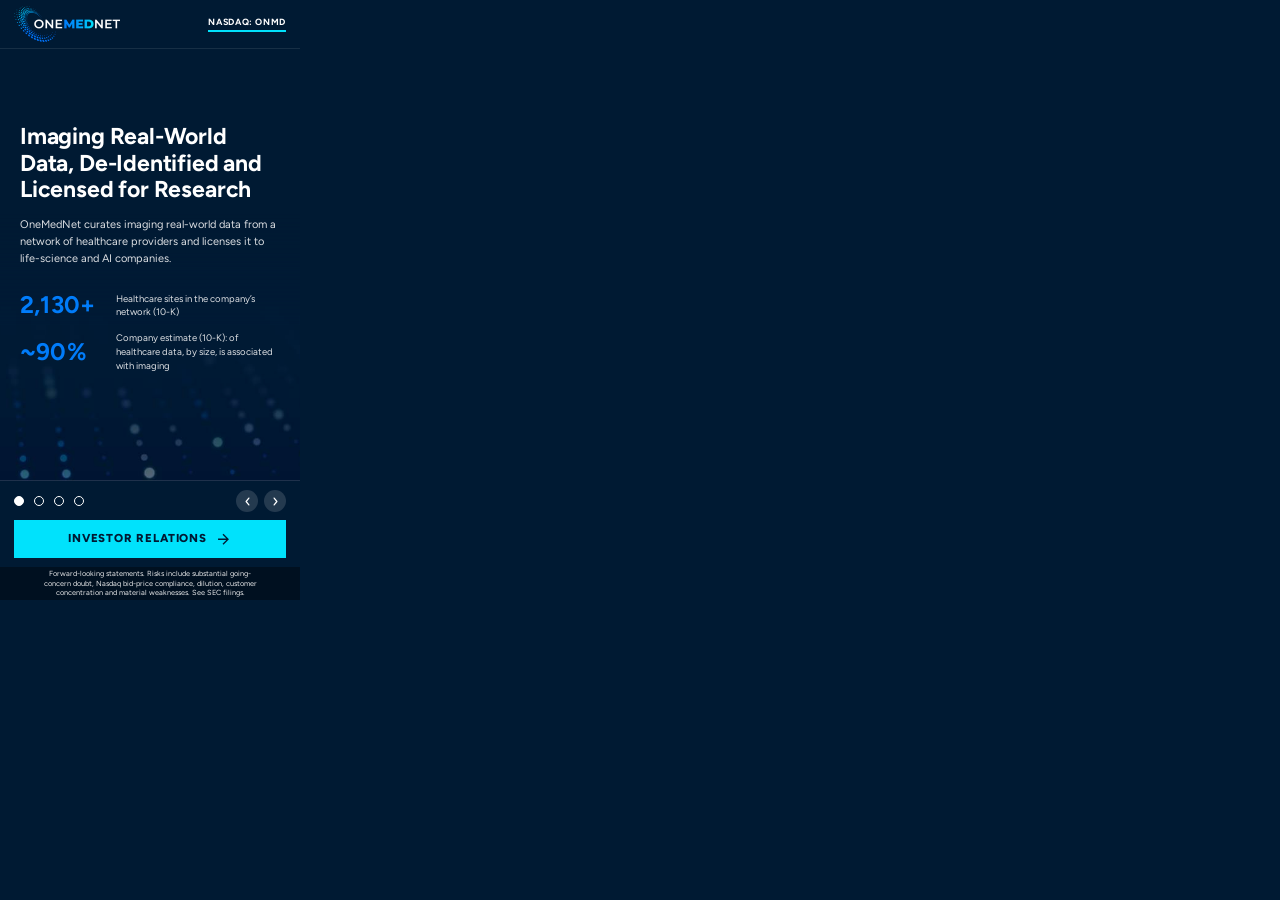
<file: concept-d-corporate/index.html>
<!DOCTYPE html>
<html lang="en">
<head>
<meta name="robots" content="noindex,nofollow">
<meta charset="UTF-8">
<meta name="ad.size" content="width=300,height=600">
<meta http-equiv="X-UA-Compatible" content="IE=Edge">
<meta name="viewport" content="width=300,initial-scale=1">
<link rel="icon" href="data:,">
<title>OneMedNet Corporation — Investor Relations</title>
<link rel="preconnect" href="https://fonts.googleapis.com">
<link rel="preconnect" href="https://fonts.gstatic.com" crossorigin>
<link href="https://fonts.googleapis.com/css2?family=Figtree:wght@400;500;600;700;800&amp;display=swap" rel="stylesheet">
<link rel="stylesheet" href="style.css">
</head>
<body>

<!--
  OneMedNet Corporation — IR display banner, 300x600 — Concept D: Corporate site / brand-native.
  Promotes: https://gracinting.github.io/onemednet-ir-concept/
  Styled from the company's own CORPORATE website (https://www.onemednet.com/), not the IR landing page that
  Concepts A-C are built from: its navy header and white lockup, Figtree type, #007CFA numerals, #F0F4F7 panels,
  short blue-to-cyan rule, square cyan button, and the halftone-dot footer image. "Homepage in miniature": each
  slide is one module of the corporate site:
    1 hero (navy, white title) -> 2 stats module (blue numerals) -> 3 image + text tab panel -> 4 footer band.
  Module classes (m-hero / m-stats / m-split / m-band) and the shared parts (d-stat, d-list, d-arrows) live in
  style.css; the "OneMedNet theme" block at its end re-skins them for the site's dark language. The curate
  illustration (assets/slide-3.jpg) is onemednet.com/wp-content/uploads/2025/01/why-omn-curate-v2b.png; the dot
  field (assets/dots.jpg) is the site's footer image; assets/logo.png is its header lockup. Every claim comes from
  the project fact sheet (.tmp/facts.md), never from the site's homepage copy (which carries unfiled figures).
-->

<div id="banner" aria-label="OneMedNet Corporation investor relations advertisement">

  <div id="slides">

    <!-- Slide 1 — Overview -->
    <section class="slide m-hero" data-index="0">
      <!-- Module: corporate homepage hero (navy ground, white Figtree title and body, text only) over the
           footer's dot field. Facts: [IR page hero] what it does; [F1] 2,130+ sites; [F2] ~90% imaging. -->
      <img class="d-photo dots" src="assets/dots.jpg" alt="" aria-hidden="true">
      <div class="hero-panel">
        <h2>Imaging Real-World Data, De-Identified and Licensed for Research</h2>
        <p class="hero-desc">OneMedNet curates imaging real-world data from a network of healthcare providers and licenses it to <span class="nw">life-science</span> and AI companies.</p>
        <div class="d-stats">
          <div class="d-stat">
            <p class="d-value">2,130+</p>
            <p class="d-label">Healthcare sites in the company&rsquo;s network (10-K)</p>
          </div>
          <div class="d-stat">
            <p class="d-value">~90%</p>
            <p class="d-label">Company estimate (10-K): of healthcare data, by size, is associated with imaging</p>
          </div>
        </div>
      </div>
    </section>

    <!-- Slide 2 — Proof -->
    <section class="slide m-stats" data-index="1">
      <!-- Module: corporate homepage stats module (.elementor-counter): Figtree 700 numerals in #007CFA over
           labels, here on the site's #F0F4F7 panel colour with its short blue-to-cyan rule.
           Facts: [F5][F6][F7][F8] iRWD data delivery $1,254K of $1,359K (92%), FY2024 $292K; H1 2026 $388K vs $292K; BEAM retired May 2025. -->
      <div class="stats-head">
        <h2>iRWD Was 92% of FY2025 Revenue</h2>
        <p>iRWD is the company&rsquo;s imaging real-world data. Figures per the FY2025 10-K and the Q2 2026 10-Q.</p>
      </div>
      <div class="d-stats">
        <div class="d-stat">
          <p class="d-value">$1.25M</p>
          <p class="d-label">iRWD data-delivery revenue, FY2025 (FY2024: $0.29M)</p>
        </div>
        <div class="d-stat">
          <p class="d-value">92%</p>
          <p class="d-label">Of FY2025 revenue of $1.36M. BEAM, the earlier product, was retired in May 2025</p>
        </div>
        <div class="d-stat">
          <p class="d-value">$388K</p>
          <p class="d-label">Revenue in H1 2026 (H1 2025: $292K)</p>
        </div>
      </div>
    </section>

    <!-- Slide 3 — Platform -->
    <section class="slide m-split" data-index="2">
      <!-- Module: corporate homepage tab panel (#F0F4F7 panel on the navy page, illustration beside navy text,
           short rule over the heading, arrow list). The illustration is the site's own "curate" graphic.
           Facts: [F15] the company's five steps (onemednet.com/how-it-works); [F3] data stays on site until licensed. -->
      <figure class="split-fig">
        <img class="split-photo" src="assets/slide-3.jpg" alt="Illustration from onemednet.com, not real data: documents marked with checks feeding a folder with a medical cross">
      </figure>
      <div class="split-card">
        <h2>Five Steps, Request to Cohort</h2>
        <ul class="d-list">
          <li>The company&rsquo;s own process. The company says its data stays on site at each provider until a <span class="nw">de-identified</span> cohort is licensed.
            <ul class="d-arrows">
              <li>Request: specify the cohort</li>
              <li>Refine: sharpen criteria with company experts</li>
              <li>Curate: reconcile and harmonize records</li>
              <li>Deliver: usually in batches</li>
              <li>Dive deeper: follow cohorts over time</li>
            </ul>
          </li>
        </ul>
      </div>
    </section>

    <!-- Slide 4 — Financials -->
    <section class="slide m-band" data-index="3">
      <!-- Module: corporate footer band (navy over the halftone dot field, centred white copy).
           Facts: [F5] $1,359K vs $643K (+111%); [F8] H1 2026 $388K vs $292K; [F9/F10] FY2025 operating loss $(9,667)K; [F11] cash $358K at Jun 30, 2026;
           [F12] going-concern doubt (10-K auditor paragraph, 10-Q). -->
      <img class="d-photo dots" src="assets/dots.jpg" alt="" aria-hidden="true">
      <div class="band-content">
        <h2>FY2025 Revenue Up 111%, From a Small Base</h2>
        <p class="band-desc">Revenue was $1,359K against $643K in FY2024, with a $9.7M operating loss. The FY2025 audit report and the company&rsquo;s Q2 2026 10-Q state substantial doubt about its ability to continue as a going concern.</p>
        <div class="d-stats">
          <div class="d-stat">
            <p class="d-value">$1.36M</p>
            <p class="d-label">FY2025 revenue, up 111%</p>
          </div>
          <div class="d-stat">
            <p class="d-value">$388K</p>
            <p class="d-label">H1 2026 revenue (H1 2025: $292K)</p>
          </div>
          <div class="d-stat">
            <p class="d-value">$358K</p>
            <p class="d-label">Cash, <span class="nw">Jun 30, 2026</span></p>
          </div>
        </div>
      </div>
    </section>

  </div>

  <!-- Persistent chrome — the corporate site's header, never rotates -->
  <header id="top-bar" class="reveal" data-delay="0">
    <img id="logo" src="assets/logo.png" alt="OneMedNet" width="106" height="36">
    <span id="ticker">NASDAQ:&nbsp;ONMD</span>
  </header>

  <!-- Slider controls: round buttons on the navy bottom band -->
  <button type="button" class="nav-arrow" id="arrow-prev" aria-label="Previous slide">
    <svg viewBox="0 0 16 16" aria-hidden="true"><path d="M10 3 6 8l4 5" stroke="currentColor" stroke-width="1.8" fill="none" stroke-linecap="round" stroke-linejoin="round"/></svg>
  </button>
  <button type="button" class="nav-arrow" id="arrow-next" aria-label="Next slide">
    <svg viewBox="0 0 16 16" aria-hidden="true"><path d="M6 3l4 5-4 5" stroke="currentColor" stroke-width="1.8" fill="none" stroke-linecap="round" stroke-linejoin="round"/></svg>
  </button>

  <div id="bottom-fixed" class="reveal" data-delay="4">
    <div id="dots" role="tablist" aria-label="Slide selector">
      <button class="dot active" data-index="0" aria-label="Slide 1: Overview"></button>
      <button class="dot" data-index="1" aria-label="Slide 2: Revenue mix"></button>
      <button class="dot" data-index="2" aria-label="Slide 3: How it works"></button>
      <button class="dot" data-index="3" aria-label="Slide 4: Financials"></button>
    </div>

    <!-- The corporate site's button: square, cyan #00E2FC fill, navy bold uppercase label, arrow after it -->
    <a href="#" id="cta">
      <span>Investor Relations</span>
      <svg id="cta-arrow" viewBox="0 0 24 25" aria-hidden="true"><path d="M12 4.18066L10.585 5.59566L16.17 11.1807H4V13.1807H16.17L10.585 18.7657L12 20.1807L20 12.1807L12 4.18066Z"/></svg>
    </a>

    <!-- The corporate site's footer strip, carrying the required forward-looking-statements line -->
    <p id="fls">Forward-looking statements. Risks include substantial going-concern doubt, Nasdaq bid-price compliance, dilution, customer concentration and material weaknesses. See SEC filings.</p>
  </div>

  <!-- Standard HTML5-ad click-tag plumbing -->
  <div id="click-tag-wrapper"></div>
</div>

<script src="script.js"></script>
</body>
</html>
</file>
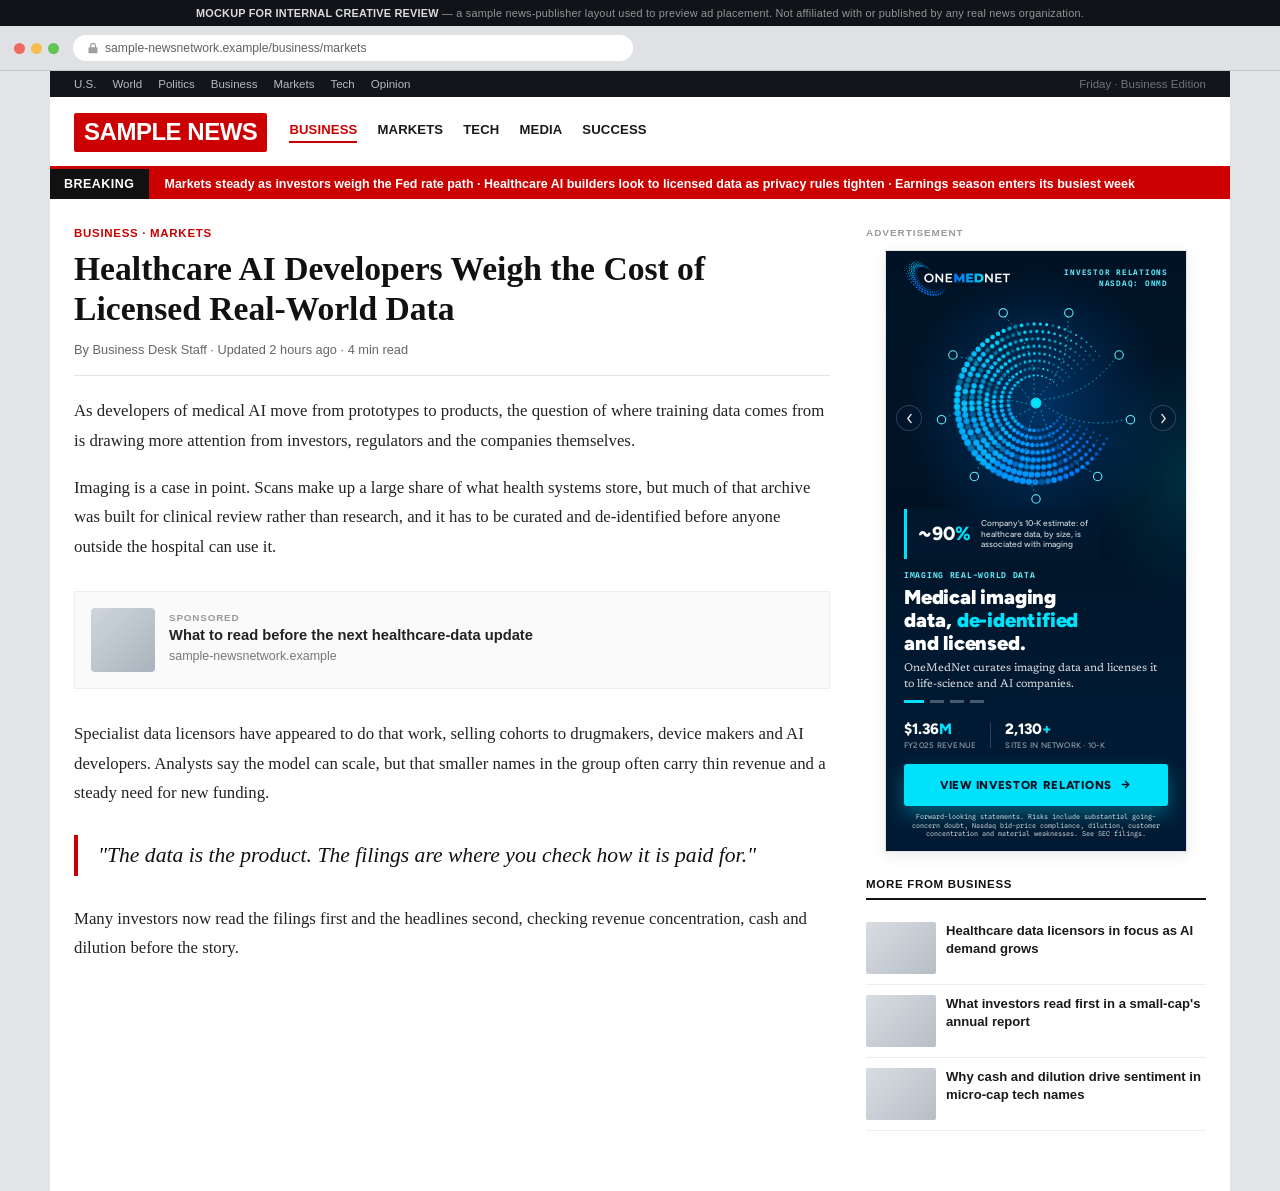
<file: context-preview/news.html>
<!DOCTYPE html>
<html lang="en">
<head>
<meta name="robots" content="noindex,nofollow">
<meta charset="UTF-8">
<meta name="viewport" content="width=device-width,initial-scale=1">
<title>In-Context Preview — Sample News Publisher Page</title>
<link rel="icon" href="data:,">
<style>
  * { margin:0; padding:0; box-sizing:border-box; }
  html, body { background:#e2e5e8; font-family:Helvetica, Arial, sans-serif; }

  /* ---- disclaimer strip ---- */
  #disclaimer {
    background:#111318;
    color:rgba(255,255,255,0.55);
    font-size:0.68rem;
    letter-spacing:0.02em;
    text-align:center;
    padding:7px 12px;
  }
  #disclaimer strong { color:rgba(255,255,255,0.85); }

  /* ---- fake browser chrome ---- */
  #browser-chrome {
    background:#dfe1e5;
    border-bottom:1px solid #c3c6cb;
    padding:9px 14px;
    display:flex;
    align-items:center;
    gap:14px;
  }
  #traffic-lights { display:flex; gap:6px; flex:0 0 auto; }
  #traffic-lights span { width:11px; height:11px; border-radius:50%; display:inline-block; }
  #traffic-lights span:nth-child(1){ background:#ed6a5e; }
  #traffic-lights span:nth-child(2){ background:#f4bf4f; }
  #traffic-lights span:nth-child(3){ background:#61c454; }
  #url-bar {
    flex:1 1 auto;
    background:#fff;
    border-radius:14px;
    padding:6px 14px;
    font-size:0.76rem;
    color:#5f6368;
    display:flex;
    align-items:center;
    gap:6px;
    max-width:560px;
  }
  #url-bar svg { flex:0 0 auto; opacity:0.6; }

  /* ---- site wrapper ---- */
  #site { background:#fff; max-width:1180px; margin:0 auto; }

  /* utility nav */
  #utility-nav {
    background:#12151b;
    color:rgba(255,255,255,0.7);
    font-size:0.72rem;
    display:flex;
    align-items:center;
    justify-content:space-between;
    padding:7px 24px;
  }
  #utility-nav .links { display:flex; gap:16px; }
  #utility-nav .links span:hover { color:#fff; }
  #utility-nav .meta { color:rgba(255,255,255,0.4); }

  /* masthead */
  #masthead {
    display:flex;
    align-items:center;
    gap:22px;
    padding:16px 24px 14px;
    border-bottom:3px solid #cc0000;
  }
  #logo {
    background:#cc0000;
    color:#fff;
    font-weight:900;
    font-size:1.5rem;
    letter-spacing:-0.02em;
    padding:5px 10px 6px;
    border-radius:2px;
    font-family:Arial, Helvetica, sans-serif;
  }
  #masthead nav { display:flex; gap:20px; flex:1; }
  #masthead nav span {
    font-size:0.82rem;
    font-weight:700;
    color:#1a1a1a;
    text-transform:uppercase;
    letter-spacing:0.01em;
    cursor:default;
  }
  #masthead nav span.active { color:#cc0000; border-bottom:2px solid #cc0000; padding-bottom:4px; }

  /* breaking ticker */
  #ticker {
    background:#cc0000;
    color:#fff;
    display:flex;
    align-items:center;
    font-size:0.78rem;
    font-weight:600;
    overflow:hidden;
    white-space:nowrap;
  }
  #ticker .badge {
    background:#111;
    padding:8px 14px;
    font-weight:900;
    letter-spacing:0.04em;
    flex:0 0 auto;
  }
  #ticker .feed { padding:8px 16px; }

  /* content grid */
  #content {
    display:grid;
    grid-template-columns:1fr 340px;
    gap:36px;
    padding:28px 24px 60px;
  }

  article .eyebrow {
    color:#cc0000;
    font-size:0.72rem;
    font-weight:800;
    letter-spacing:0.06em;
    text-transform:uppercase;
    margin-bottom:10px;
  }
  article h1 {
    font-family:Georgia, 'Times New Roman', serif;
    font-size:2.1rem;
    line-height:1.18;
    color:#111;
    margin-bottom:14px;
  }
  article .byline {
    font-size:0.8rem;
    color:#666;
    margin-bottom:20px;
    padding-bottom:18px;
    border-bottom:1px solid #e5e5e5;
  }
  article p {
    font-family:Georgia, 'Times New Roman', serif;
    font-size:1.05rem;
    line-height:1.75;
    color:#232323;
    margin-bottom:18px;
  }
  article .pull-quote {
    font-family:Georgia, 'Times New Roman', serif;
    font-style:italic;
    font-size:1.35rem;
    line-height:1.5;
    color:#111;
    border-left:4px solid #cc0000;
    padding:4px 0 4px 20px;
    margin:28px 0;
  }
  .native-slot {
    margin:30px 0;
    border:1px solid #eee;
    background:#fafafa;
    padding:16px;
    display:flex;
    gap:14px;
    align-items:center;
  }
  .native-slot .swatch { width:64px; height:64px; border-radius:4px; background:linear-gradient(135deg,#cfd6dd,#aab3bd); flex:0 0 auto; }
  .native-slot .txt .tag { font-size:0.62rem; font-weight:800; letter-spacing:0.08em; color:#999; text-transform:uppercase; margin-bottom:4px; }
  .native-slot .txt h4 { font-size:0.92rem; color:#222; margin-bottom:3px; }
  .native-slot .txt p { font-size:0.78rem; color:#777; margin:0; font-family:Helvetica, Arial, sans-serif; }

  /* right rail */
  aside { display:flex; flex-direction:column; align-items:center; gap:10px; }
  aside .sponsor-label {
    align-self:flex-start;
    font-size:0.62rem;
    font-weight:800;
    letter-spacing:0.1em;
    text-transform:uppercase;
    color:#9a9a9a;
    margin-bottom:2px;
  }
  #ad-slot {
    width:302px;    /* 300 + the 1px border each side (border-box), so the 300x600 banner isn't clipped */
    height:602px;
    border:1px solid #e2e2e2;
    box-shadow:0 4px 14px rgba(0,0,0,0.08);
    overflow:hidden;
    background:#000;
  }
  #ad-slot iframe { width:300px; height:600px; border:0; display:block; }

  .rail-more {
    align-self:stretch;
    margin-top:16px;
  }
  .rail-more .heading {
    font-size:0.72rem;
    font-weight:800;
    letter-spacing:0.06em;
    text-transform:uppercase;
    color:#111;
    border-bottom:2px solid #111;
    padding-bottom:8px;
    margin-bottom:12px;
  }
  .rail-item {
    display:flex;
    gap:10px;
    padding:10px 0;
    border-bottom:1px solid #eee;
  }
  .rail-item .thumb { width:70px; height:52px; border-radius:2px; background:linear-gradient(135deg,#d8dde2,#b7bec6); flex:0 0 auto; }
  .rail-item p { font-family:Helvetica, Arial, sans-serif; font-size:0.82rem; line-height:1.35; color:#1a1a1a; font-weight:600; }

  @media (max-width:900px) {
    #content { grid-template-columns:1fr; }
    aside { align-items:stretch; }
    #ad-slot { margin:0 auto; }
  }
</style>
</head>
<body>

<div id="disclaimer">
  <strong>MOCKUP FOR INTERNAL CREATIVE REVIEW</strong> — a sample news-publisher layout used to preview ad placement. Not affiliated with or published by any real news organization.
</div>

<div id="browser-chrome">
  <div id="traffic-lights"><span></span><span></span><span></span></div>
  <div id="url-bar">
    <svg width="12" height="12" viewBox="0 0 16 16"><path d="M8 1a4 4 0 00-4 4v2H3a1 1 0 00-1 1v6a1 1 0 001 1h10a1 1 0 001-1V8a1 1 0 00-1-1h-1V5a4 4 0 00-4-4zm-2.5 6V5a2.5 2.5 0 015 0v2h-5z" fill="currentColor"/></svg>
    sample-newsnetwork.example/business/markets
  </div>
</div>

<div id="site">
  <div id="utility-nav">
    <div class="links">
      <span>U.S.</span><span>World</span><span>Politics</span><span>Business</span><span>Markets</span><span>Tech</span><span>Opinion</span>
    </div>
    <div class="meta">Friday · Business Edition</div>
  </div>

  <div id="masthead">
    <div id="logo">SAMPLE&nbsp;NEWS</div>
    <nav>
      <span class="active">Business</span>
      <span>Markets</span>
      <span>Tech</span>
      <span>Media</span>
      <span>Success</span>
    </nav>
  </div>

  <div id="ticker">
    <span class="badge">BREAKING</span>
    <span class="feed">Markets steady as investors weigh the Fed rate path · Healthcare AI builders look to licensed data as privacy rules tighten · Earnings season enters its busiest week</span>
  </div>

  <div id="content">
    <article>
      <div class="eyebrow">Business · Markets</div>
      <h1>Healthcare AI Developers Weigh the Cost of Licensed Real-World Data</h1>
      <div class="byline">By Business Desk Staff · Updated 2 hours ago · 4 min read</div>

      <p>As developers of medical AI move from prototypes to products, the question of where training data comes from is drawing more attention from investors, regulators and the companies themselves.</p>

      <p>Imaging is a case in point. Scans make up a large share of what health systems store, but much of that archive was built for clinical review rather than research, and it has to be curated and de-identified before anyone outside the hospital can use it.</p>

      <div class="native-slot">
        <div class="swatch"></div>
        <div class="txt">
          <div class="tag">Sponsored</div>
          <h4>What to read before the next healthcare-data update</h4>
          <p>sample-newsnetwork.example</p>
        </div>
      </div>

      <p>Specialist data licensors have appeared to do that work, selling cohorts to drugmakers, device makers and AI developers. Analysts say the model can scale, but that smaller names in the group often carry thin revenue and a steady need for new funding.</p>

      <div class="pull-quote">"The data is the product. The filings are where you check how it is paid for."</div>

      <p>Many investors now read the filings first and the headlines second, checking revenue concentration, cash and dilution before the story.</p>
    </article>

    <aside>
      <div class="sponsor-label">Advertisement</div>
      <div id="ad-slot">
        <iframe id="ad-frame" title="Sample ad placement" scrolling="no"></iframe>
      </div>

      <div class="rail-more">
        <div class="heading">More From Business</div>
        <div class="rail-item"><div class="thumb"></div><p>Healthcare data licensors in focus as AI demand grows</p></div>
        <div class="rail-item"><div class="thumb"></div><p>What investors read first in a small-cap&#x27;s annual report</p></div>
        <div class="rail-item"><div class="thumb"></div><p>Why cash and dilution drive sentiment in micro-cap tech names</p></div>
      </div>
    </aside>
  </div>
</div>

<script>
  var CONCEPTS = {
    a: '../concept-a-photo/index.html',
    b: '../concept-b-editorial/index.html',
    c: '../concept-c-dashboard/index.html',
    d: '../concept-d-corporate/index.html'
  }
  var params = new URLSearchParams(window.location.search)
  var concept = params.get('concept')
  if (!CONCEPTS[concept]) concept = 'a'
  document.getElementById('ad-frame').src = CONCEPTS[concept]
</script>

</body>
</html>
</file>
<file: concept-a-photo/style.css>
/* ── Brand tokens — the ONLY place colors are defined. Set --dark,
   --navy, --accent and --gold from the company's real site; the rest
   derive from them (color-mix: Chrome 111+ / Safari 16.2+). ── */
:root {
  --dark:      #001A33;
  --dark-2:    color-mix(in srgb, var(--dark) 70%, black);
  --navy:      #001A33;
  --accent:    #00E2FC;
  --accent-d:  color-mix(in srgb, var(--accent) 82%, black);
  --accent-lt: color-mix(in srgb, var(--accent) 62%, white);
  --gold:      #007CFA;
  --gold-d:    color-mix(in srgb, var(--gold) 85%, black);
  --white:     #ffffff;
  --cta-ink:   var(--dark-2);  /* cyan accent: navy ink holds contrast (white would not), as on onemednet.com's own button */
  --font-head: 'Figtree', system-ui, sans-serif;            /* the IR page's display face */
  --font:      'Figtree', system-ui, sans-serif;
  --serif:     'Newsreader', Georgia, serif;                /* the IR page's body face, used for the one-line lead */
  --mono:      'Spline Sans Mono', ui-monospace, SFMono-Regular, Menlo, Consolas, 'Liberation Mono', monospace;
  --ease:      cubic-bezier(0.16,1,0.3,1);

  /* the IR page's dot-arc tones: cyan at the open end, blue at the heavy end */
  --t0: #25e3fb; --t1: #00d4fc; --t2: #00c3ff; --t3: #00aeff; --t4: #0096ff; --t5: #007efd;
}

* { margin:0; padding:0; box-sizing:border-box; }
html, body { width:300px; height:600px; overflow:hidden; background:var(--dark); }
body { font-family:var(--font); -webkit-font-smoothing:antialiased; }
a { text-decoration:none; color:inherit; }
.nw { white-space:nowrap; }   /* keeps hyphenated compounds (life-science, de-identified) on one line */
button { border:0; background:none; font:inherit; color:inherit; cursor:pointer; -webkit-tap-highlight-color:transparent; }

/* ── Canvas ─────────────────────────────────────────────────────────
   Fixed 300x600 stage. A crossfading slide stack sits at the bottom of
   the z-order; persistent chrome (logo, nav, stats, CTA) is pinned on
   top of it and never rotates — same "fixed shell / rotating cards"
   split the Knorex reference banner used with royalSlider. */
#banner {
  position:relative;
  width:300px;
  height:600px;
  overflow:hidden;
  cursor:pointer;
  background:var(--dark);
}

/* ── Slide stack ────────────────────────────────────────────────── */
#slides { position:absolute; inset:0; z-index:1; }

.slide {
  position:absolute;
  inset:0;
  opacity:0;
  z-index:1;
  pointer-events:none;
  transition:opacity 0.9s ease;
}
.slide.active { opacity:1; z-index:2; pointer-events:auto; }

.slide-bg {
  position:absolute;
  top:0; left:0;
  width:100%; height:100%;
  object-fit:cover;
  object-position:center 20%;
  z-index:1;
  animation:kenburns 7s ease-out infinite alternate;
  user-select:none;
  -webkit-user-drag:none;
}
@keyframes kenburns {
  from { transform:scale(1); }
  to   { transform:scale(1.09); }
}

.slide-scrim-top, .slide-scrim-bottom {
  position:absolute;
  left:0; right:0;
  z-index:2;
  pointer-events:none;
}
.slide-scrim-top {
  top:0; height:64px;   /* art sits just under the header, so the scrim only has to seat the logo and ticker */
  background:linear-gradient(180deg, color-mix(in srgb, var(--dark-2) 92%, transparent) 0%, color-mix(in srgb, var(--dark-2) 0%, transparent) 100%);
}
.slide-scrim-bottom {
  bottom:0; height:336px;
  background:linear-gradient(0deg, var(--dark) 0%, color-mix(in srgb, var(--dark) 93%, transparent) 42%, color-mix(in srgb, var(--dark) 0%, transparent) 100%);
}

.slide-copy {
  position:absolute;
  inset:0;
  z-index:3;
  transform:translateY(12px);
  transition:transform 0.9s var(--ease);
}
.slide.active .slide-copy { transform:translateY(0); }

/* Floating mid-image stat chip (per slide) */
.mid-chip {
  position:absolute;
  top:258px; left:18px;
  display:flex;
  align-items:center;
  gap:10px;
  padding:9px 13px 9px 11px;
  background:color-mix(in srgb, var(--dark) 58%, transparent);
  border-left:3px solid var(--accent);
  border-radius:0 3px 3px 0;
  backdrop-filter:blur(3px);
  -webkit-backdrop-filter:blur(3px);
}
.chip-num {
  font-family:var(--font-head);
  font-weight:800;
  font-size:19px;
  color:var(--white);
  white-space:nowrap;
}
.chip-num em { font-style:normal; color:var(--accent); }
.chip-label {
  font-family:var(--font);
  font-size:8.4px;
  line-height:1.25;
  font-weight:500;
  color:rgba(255,255,255,0.82);
}

/* Rotating headline block, pinned above the fixed bottom bar */
.copy-bottom {
  position:absolute;
  left:0; right:0;
  bottom:159px;   /* the three-line disclosure makes the bottom block 9px taller than the template's */
  padding:0 18px;
}
.kicker {
  font-family:var(--mono);
  font-weight:600;
  font-size:8px;
  letter-spacing:0.09em;
  text-transform:uppercase;
  color:var(--accent-lt);
  margin-bottom:6px;
}
.copy-bottom h1 {
  font-family:var(--font-head);
  font-weight:900;
  font-size:20px;
  line-height:1.14;
  letter-spacing:-0.01em;
  color:var(--white);
}
.copy-bottom h1 em { font-style:normal; color:var(--accent); }
.copy-bottom p {
  margin-top:7px;
  font-family:var(--serif);
  font-size:11.2px;
  line-height:1.37;
  color:rgba(255,255,255,0.84);
  max-width:262px;
}

/* ── Persistent chrome (never rotates) ─────────────────────────── */
#top-bar {
  position:absolute;
  top:0; left:0; right:0;
  z-index:5;
  display:flex;
  align-items:center;
  justify-content:space-between;
  padding:9px 18px 0;
}
/* the corporate site's own lockup (white wordmark, blue-to-cyan MED, halftone arc), shipped at 2x */
#logo { display:block; width:106px; height:36px; flex:none; }
#eyebrow {
  font-family:var(--mono);
  font-weight:600;
  font-size:7.6px;
  line-height:1.5;
  letter-spacing:0.1em;
  text-align:right;
  color:var(--accent-lt);
}

.nav-arrow {
  position:absolute;
  top:154px;
  width:26px; height:26px;
  z-index:5;
  display:flex;
  align-items:center;
  justify-content:center;
  background:color-mix(in srgb, var(--dark) 45%, transparent);
  border:1px solid rgba(255,255,255,0.18);
  border-radius:50%;
  color:rgba(255,255,255,0.9);
  backdrop-filter:blur(2px);
  -webkit-backdrop-filter:blur(2px);
  transition:background .2s ease, transform .15s ease;
}
.nav-arrow svg { width:13px; height:13px; }
.nav-arrow:active { transform:scale(0.9); background:color-mix(in srgb, var(--accent) 55%, transparent); }
#arrow-prev { left:10px; }
#arrow-next { right:10px; }

#bottom-fixed {
  position:absolute;
  left:0; right:0; bottom:0;
  z-index:5;
  padding:0 18px 12px;
}

#dots {
  display:flex;
  gap:6px;
  margin-bottom:11px;
}
.dot {
  width:14px; height:3px;
  border-radius:2px;
  background:rgba(255,255,255,0.28);
  transition:background .3s ease, width .3s ease;
  padding:6px 0;
  background-clip:content-box;
  box-sizing:content-box;
}
.dot.active { background-color:var(--accent); width:20px; }  /* background-color, not the shorthand: the shorthand resets background-clip and paints the whole 15px hit area as a square */

#stat-row {
  display:flex;
  align-items:center;
  gap:14px;
}
.stat { display:flex; flex-direction:column; gap:2px; }
.stat-num {
  font-family:var(--font-head);
  font-weight:800;
  font-size:15px;
  color:var(--white);
}
.stat-num em { font-style:normal; color:var(--accent); }
.stat-label {
  font-family:var(--font);
  font-size:8px;
  font-weight:500;
  letter-spacing:0.03em;
  text-transform:uppercase;
  color:rgba(255,255,255,0.58);
}
.stat-div { width:1px; height:26px; background:rgba(255,255,255,0.18); }

#cta {
  margin-top:14px;
  display:flex;
  align-items:center;
  justify-content:center;
  gap:7px;
  width:100%;
  height:42px;
  background:var(--accent);
  border-radius:3px;
  color:var(--cta-ink);
  font-family:var(--font-head);
  font-weight:800;
  font-size:11.5px;
  letter-spacing:0.06em;
  text-transform:uppercase;
  box-shadow:0 8px 20px color-mix(in srgb, var(--accent) 35%, transparent);
  animation:cta-pulse 1.8s ease-in-out 2.6s 6;
}
#cta-arrow { width:13px; height:13px; }

/* Required disclosure line under the CTA */
#disclosure {
  margin-top:7px;
  font-family:var(--mono);
  font-size:6.7px;
  letter-spacing:0;
  line-height:1.3;
  text-align:center;
  text-wrap:balance;
  color:rgba(255,255,255,0.78);   /* names what is at risk: three lines, brighter than the template's 55% */
}
@keyframes cta-pulse {
  0%, 100% { box-shadow:0 8px 20px color-mix(in srgb, var(--accent) 35%, transparent); }
  50%      { box-shadow:0 8px 26px color-mix(in srgb, var(--accent) 65%, transparent), 0 0 0 5px color-mix(in srgb, var(--accent) 12%, transparent); }
}

/* ── Entrance sequence (initial load only) ─────────────────────── */
.reveal {
  opacity:0;
  transform:translateY(14px);
  transition:opacity .7s var(--ease), transform .7s var(--ease);
}
#banner.is-live .reveal { opacity:1; transform:none; }
#top-bar[data-delay="0"] { transition-delay:.05s; }
#bottom-fixed[data-delay="4"] { transition-delay:.55s; }

#click-tag-wrapper { position:absolute; width:0; height:0; overflow:hidden; }

@media (prefers-reduced-motion: reduce) {
  .slide-bg { animation:none; }
  #cta { animation:none; }
  .reveal { transition-duration:.01s; transition-delay:0s !important; }
  .slide, .slide-copy { transition-duration:.2s; }
}

/* ── Motif / Dark ───────────────────────────────────────────────────
   The IR concept page has no photography, so each slide's background is that
   page's own graphic (.tmp/motif.py), redrawn at banner scale: a halftone arc in
   the shape of the logo, open rings for provider sites, dashed request lines
   and a solid core for a de-identified cohort. */
.slide-bg.motif {
  animation:none;
  background-color:var(--dark-2);
  background-image:
    radial-gradient(60% 34% at 50% 27%, color-mix(in srgb, var(--gold) 30%, transparent), transparent 72%),
    radial-gradient(46% 30% at 100% 38%, color-mix(in srgb, var(--accent) 13%, transparent), transparent 70%),
    linear-gradient(to bottom, #011529 0, var(--dark-2) 42%, var(--dark) 100%);
}
.motif svg { position:absolute; left:0; top:0; width:300px; height:600px; overflow:hidden; }

.d.t0 { fill:var(--t0); } .d.t1 { fill:var(--t1); } .d.t2 { fill:var(--t2); }
.d.t3 { fill:var(--t3); } .d.t4 { fill:var(--t4); } .d.t5 { fill:var(--t5); }
.dim  { fill:var(--accent-lt); fill-opacity:.2; }
.tw   { animation:twinkle 8s ease-in-out infinite; }
@keyframes twinkle { 0%,100% { opacity:1; } 50% { opacity:.4; } }

.site { fill:none; stroke:var(--accent-lt); stroke-width:1.1; }
.flow { fill:none; stroke:var(--accent); stroke-width:.9; stroke-dasharray:1.5 3.2; opacity:.85; animation:flow 2.8s linear infinite; }
@keyframes flow { to { stroke-dashoffset:-14.1; } }
.head { fill:none; stroke:var(--accent); stroke-width:1.1; stroke-linecap:round; stroke-linejoin:round; }
.core { fill:var(--accent); }
.core-ring { fill:none; stroke:var(--accent); stroke-width:1; transform-box:fill-box; transform-origin:center; animation:pulse 3.6s ease-out infinite; }
@keyframes pulse { 0% { transform:scale(1); opacity:.9; } 100% { transform:scale(2.6); opacity:0; } }

.step { fill:color-mix(in srgb, var(--dark-2) 70%, transparent); stroke:var(--accent-lt); stroke-width:1.1; }
.step.core { fill:var(--accent); stroke:var(--accent); }
.axis { stroke:var(--accent-lt); stroke-opacity:.45; stroke-width:1; }

/* SVG labels: kept in the upper band, clear of the stat chip (top 258px) */
.motif text { font-family:var(--mono); fill:var(--accent-lt); }
.m-title { font-size:7.2px; font-weight:600; letter-spacing:.12em; }
.m-pct   { font-family:var(--font-head); font-size:15px; font-weight:800; fill:var(--white); }
.m-yr    { font-size:7.4px; font-weight:600; letter-spacing:.1em; }
.m-val   { font-size:7px; letter-spacing:.04em; fill:var(--white); fill-opacity:.74; }
.m-n     { font-size:8.6px; font-weight:700; fill:var(--white); }
.m-n.on  { fill:var(--dark-2); }
.m-lab   { font-size:6.8px; font-weight:600; letter-spacing:.04em; fill:var(--white); fill-opacity:.86; }
.m-lab.on{ fill:var(--accent); fill-opacity:1; }
.m-bv    { font-family:var(--font-head); font-size:10.5px; font-weight:800; fill:var(--white); fill-opacity:.7; }
.m-bv.on { fill:var(--accent); fill-opacity:1; }

/* bars rise in with the slide */
.slide .bar { transform-box:fill-box; transform-origin:50% 100%; transform:scaleY(.06); opacity:0; transition:transform 1.1s var(--ease) .35s, opacity .6s ease .35s; }
.slide.active .bar { transform:none; opacity:1; }

@media (prefers-reduced-motion: reduce) {
  .tw, .flow, .core-ring { animation:none; }
  .slide .bar { transition:none; transform:none; opacity:1; }
}
</file>
<file: concept-b-editorial/style.css>
/* ── Brand tokens — the ONLY place colors are defined. Set --accent,
   --ink and --gold from the company's real site (hex or oklch); every
   other surface/tint derives from them. ── */
:root {
  /* The IR concept page's light palette (oklch values resolved to hex): blue accent, cyan highlight, navy band */
  --accent:       #007cfa;
  --ink:          #1c252e;
  --gold:         #01e2fb;      /* the page's cyan: used as the highlight, never for text on paper */
  --accent-lt:    #b4d3ff;
  --accent-ink:   #0154ae;      /* TEXT and links on paper */
  --accent-ink-d: #014590;
  --accent-lo:    color-mix(in oklch, var(--accent) 14%, transparent);
  --deep:         #001a33;      /* the page's permanently dark band */
  --paper:        #fafcfe;
  --tint:         #edf4fe;
  --tint-2:       #d3e3f9;
  --card:         #ffffff;
  --text-mid:     #57626d;
  --line:         color-mix(in oklch, #28313b 14%, transparent);
  --head:  'Figtree', system-ui, sans-serif;
  --lead:  'Newsreader', Georgia, serif;
  --serif: 'Figtree', system-ui, sans-serif;
  --sans:  'Figtree', system-ui, sans-serif;
  --mono:  'Spline Sans Mono', ui-monospace, SFMono-Regular, Menlo, Consolas, 'Liberation Mono', monospace;
  --ease:  cubic-bezier(0.22, 1, 0.36, 1);
}

* { margin:0; padding:0; box-sizing:border-box; }
html, body { width:300px; height:600px; overflow:hidden; background:var(--paper); }
body { font-family:var(--sans); color:var(--ink); -webkit-font-smoothing:antialiased; }
a { text-decoration:none; color:inherit; }
button { border:0; background:none; font:inherit; color:inherit; cursor:pointer; -webkit-tap-highlight-color:transparent; }

#banner {
  position:relative;
  width:300px;
  height:600px;
  overflow:hidden;
  cursor:pointer;
  background:var(--paper);
}

#top-rule {
  position:absolute;
  top:0; left:0; right:0;
  height:3px;
  z-index:6;
  background:linear-gradient(90deg, var(--accent-ink), var(--gold));
}

/* ── Persistent top chrome ──────────────────────────────────────── */
#top-bar {
  position:absolute;
  top:3px; left:0; right:0;
  z-index:5;
  background:var(--paper);
  border-bottom:1px solid var(--line);
  padding:7px 18px 6px;
  display:flex;
  align-items:center;
  justify-content:space-between;
}
/* the corporate site's own lockup, navy lettering for the light ground, shipped at 2x */
#logo { display:block; width:106px; height:36px; flex:none; }
#masthead {
  font-family:var(--mono);
  font-size:7.6px;
  font-weight:500;
  line-height:1.55;
  letter-spacing:0.1em;
  text-align:right;
  color:var(--text-mid);
}

/* ── Slide stack ────────────────────────────────────────────────── */
#slides { position:absolute; top:54px; left:0; right:0; bottom:132px; z-index:1; overflow:hidden; }

.slide {
  position:absolute; inset:0;
  opacity:0;
  z-index:1;
  pointer-events:none;
  transition:opacity 0.8s ease;
}
.slide.active { opacity:1; z-index:2; pointer-events:auto; }

.slide-copy {
  padding:16px 18px 0;
  transform:translateY(10px);
  transition:transform 0.8s var(--ease);
}
.slide.active .slide-copy { transform:translateY(0); }

.eyebrow {
  font-family:var(--mono);
  font-size:9.5px;
  font-weight:500;
  letter-spacing:0.13em;
  text-transform:uppercase;
  color:var(--accent-ink);
  display:flex;
  align-items:center;
  gap:7px;
  margin-bottom:9px;
}
.eyebrow::before {
  content:'';
  width:6px; height:6px;
  border-radius:50%;
  background:var(--accent);
  flex:none;
}

.slide-copy h1 {
  font-family:var(--head);
  font-weight:800;
  font-size:21.5px;
  line-height:1.15;
  letter-spacing:-0.012em;
  color:var(--ink);
}
.slide-copy h1 em { font-style:normal; color:var(--accent-ink); }
.nw { white-space:nowrap; }

.lead {
  margin-top:8px;
  font-family:var(--lead);
  font-size:11.6px;
  line-height:1.38;
  color:var(--text-mid);
}

/* ── "Figure" schematic card, matching the site's plate component ─ */
.fig-card {
  margin-top:13px;
  border:1px solid var(--line);
  border-radius:2px;
  background:var(--card);
  overflow:hidden;
}
.fig-bar {
  display:flex;
  justify-content:space-between;
  align-items:center;
  gap:8px;
  padding:6px 10px;
  background:var(--ink);
  color:#fff;
  font-family:var(--mono);
  font-size:6.6px;
  font-weight:500;
  letter-spacing:0.12em;
  text-transform:uppercase;
}
.fig-bar span:last-child { color:var(--accent-lt); }
.fig-body { padding:9px 11px 5px; }
.fig-body svg { width:100%; height:auto; display:block; }

/* figure line-art */
.fig-node rect { fill:var(--ink); }
.fig-rail { fill:none; stroke:var(--text-mid); stroke-width:1.6; }
.fig-ghost { fill:none; stroke:var(--tint-2); stroke-width:2; }
.fig-mark { fill:none; stroke-width:10.5; stroke-linecap:round; }
.fig-mark.a { stroke:var(--accent); }
.fig-mark.b { stroke:var(--ink); }
.fig-gold { fill:var(--gold); }

.fig-mesh line { stroke:var(--accent-lt); stroke-width:1; opacity:0.7; }
.fig-dot circle { fill:var(--accent-ink); }
.fig-hub { fill:var(--gold); stroke:var(--ink); stroke-width:1.4; }

.fig-step rect { fill:var(--tint); stroke:var(--line); stroke-width:1; }
.fig-step.accent rect { fill:var(--gold); stroke:var(--ink); }
.fig-step.gold rect { fill:var(--tint); stroke:var(--gold); }
.fig-step text {
  font-family:var(--mono);
  font-size:6.9px;
  font-weight:700;
  letter-spacing:0.01em;
  fill:var(--ink);
}
.fig-arrow { fill:none; stroke:var(--text-mid); stroke-width:1.6; stroke-linecap:round; stroke-linejoin:round; }

.fig-base { stroke:var(--line); stroke-width:1; }
.fig-bar-prior { fill:var(--tint-2); }
.fig-bar-now { fill:var(--accent-ink); }
.fig-bar-label { font-family:var(--mono); font-size:9px; font-weight:600; fill:var(--text-mid); }
.fig-bar-label.strong { fill:var(--accent-ink); font-weight:700; font-size:10px; }
.fig-bar-year { font-family:var(--mono); font-size:7.5px; fill:var(--text-mid); letter-spacing:0.04em; }

/* OneMedNet figures: open rings (provider sites), dots, dashed requests, a solid cyan core, one line weight */
.fig-site { fill:var(--card); stroke:var(--ink); stroke-width:1.3; }
.fig-core { fill:var(--gold); stroke:var(--ink); stroke-width:1.3; }
.fig-flow { fill:none; stroke:var(--accent-ink); stroke-width:.9; stroke-dasharray:1.8 2.8; opacity:.8; }
.fig-arc  { fill:var(--accent); }
.fig-seg-hi { fill:var(--accent-ink); }
.fig-seg-lo { fill:var(--tint-2); }
.fig-seg-t { font-family:var(--mono); font-size:8.4px; font-weight:700; fill:var(--text-mid); }
.fig-seg-t.on { fill:#fff; }
.fig-seg-t.out { font-size:7px; fill:var(--text-mid); }
.fig-key-hi { fill:var(--accent-ink); } .fig-key-lo { fill:var(--tint-2); stroke:var(--line); stroke-width:.6; }
.fig-num { font-family:var(--mono); font-size:6.9px; font-weight:500; letter-spacing:.08em; fill:var(--text-mid); }
.fig-cap { font-family:var(--mono); font-size:6.6px; font-weight:500; letter-spacing:.08em; fill:var(--text-mid); }
.fig-delta { font-family:var(--mono); font-size:8px; font-weight:700; fill:var(--accent-ink); }

/* key-fact row, matching the site's .kf definition-list pattern */
.kf {
  margin-top:12px;
  padding-top:10px;
  border-top:1px solid var(--line);
  display:flex;
  justify-content:space-between;
  align-items:baseline;
}
.kf + .kf { margin-top:9px; }
.kf dt {
  font-family:var(--mono);
  font-size:7.8px;
  font-weight:500;
  letter-spacing:0.1em;
  text-transform:uppercase;
  color:var(--text-mid);
}
.kf dd {
  display:flex;
  flex-direction:column;
  align-items:flex-end;
  gap:2px;
  font-family:var(--mono);
  font-size:13px;
  font-weight:700;
  color:var(--ink);
  text-align:right;
}
.kf dd em {
  font-style:normal;
  font-weight:600;
  font-size:7.6px;
  letter-spacing:0.03em;
  color:var(--accent-ink);
}

/* ── Nav arrows ─────────────────────────────────────────────────── */
.nav-arrow {
  position:absolute;
  top:316px;
  z-index:5;
  width:24px; height:24px;
  display:flex;
  align-items:center;
  justify-content:center;
  background:var(--card);
  border:1px solid var(--line);
  border-radius:50%;
  color:var(--ink);
  box-shadow:0 2px 8px color-mix(in oklch, var(--ink) 12%, transparent);
  transition:transform 0.15s ease, background 0.2s ease;
}
.nav-arrow svg { width:12px; height:12px; }
.nav-arrow:active { transform:scale(0.9); background:var(--tint); }
#arrow-prev { left:6px; }
#arrow-next { right:6px; }

/* ── Persistent dark band: dots + CTA ───────────────────────────── */
#dots {
  position:absolute;
  left:0; right:0; bottom:98px;
  z-index:5;
  background:var(--deep);
  display:flex;
  gap:6px;
  padding:11px 18px 8px;
}
.dot {
  width:13px; height:3px;
  border-radius:2px;
  background:oklch(1 0 0 / 0.28);
  padding:6px 0;
  background-clip:content-box;
  box-sizing:content-box;
  transition:background 0.3s ease, width 0.3s ease;
}
.dot.active { background-color:var(--accent); width:19px; }  /* background-color, not the shorthand: the shorthand resets background-clip and paints the whole hit area as a square */

#bottom-fixed {
  position:absolute;
  left:0; right:0; bottom:0;
  z-index:5;
  background:var(--deep);
  padding:2px 18px 10px;
}
#bf-line {
  font-family:var(--mono);
  font-size:7.4px;
  font-weight:500;
  letter-spacing:0.11em;
  color:color-mix(in oklch, var(--accent-lt) 75%, transparent);
  margin-bottom:9px;
}
#cta {
  display:flex;
  align-items:center;
  justify-content:center;
  gap:7px;
  width:100%;
  height:42px;
  background:var(--gold);       /* cyan on the dark band, navy ink, as on onemednet.com */
  border-radius:3px;
  color:var(--deep);
  font-family:var(--head);
  font-weight:800;
  font-size:12px;
  letter-spacing:0.05em;
  text-transform:uppercase;
  box-shadow:0 8px 20px color-mix(in oklch, var(--gold) 30%, transparent);
  animation:cta-pulse 1.8s ease-in-out 2.6s 6;
}
#cta-arrow { width:13px; height:13px; }

/* Required disclosure line under the CTA */
#fls {
  margin-top:7px;
  font-family:var(--mono);
  font-size:6.7px;
  letter-spacing:0;
  line-height:1.3;
  text-align:center;
  text-wrap:balance;
  color:color-mix(in oklch, #fff 78%, transparent);   /* names what is at risk: three lines, brighter than the template */
}
@keyframes cta-pulse {
  0%, 100% { box-shadow:0 8px 20px color-mix(in oklch, var(--gold) 30%, transparent); }
  50%      { box-shadow:0 8px 26px color-mix(in oklch, var(--gold) 55%, transparent), 0 0 0 5px color-mix(in oklch, var(--gold) 16%, transparent); }
}

/* ── Entrance sequence (initial load only) ─────────────────────── */
.reveal { opacity:0; transform:translateY(12px); transition:opacity .7s var(--ease), transform .7s var(--ease); }
#banner.is-live .reveal { opacity:1; transform:none; }
#top-bar[data-delay="0"] { transition-delay:.05s; }
#dots.reveal { transition-delay:.5s; }
#bottom-fixed[data-delay="1"] { transition-delay:.6s; }

#click-tag-wrapper { position:absolute; width:0; height:0; overflow:hidden; }

@media (prefers-reduced-motion: reduce) {
  #cta { animation:none; }
  .reveal { transition-duration:.01s; transition-delay:0s !important; }
  .slide, .slide-copy { transition-duration:.2s; }
}
</file>
<file: concept-c-dashboard/style.css>
/* ── Brand tokens — the ONLY place colors are defined. Set --dark,
   --navy, --accent and --gold from the company's real site; the rest
   derive from them (color-mix: Chrome 111+ / Safari 16.2+). ── */
:root {
  --dark:      #001A33;
  --dark-2:    color-mix(in srgb, var(--dark) 70%, black);
  --navy:      #001A33;
  --accent:    #00E2FC;
  --accent-d:  color-mix(in srgb, var(--accent) 82%, black);
  --accent-lt: color-mix(in srgb, var(--accent) 62%, white);
  --gold:      #007CFA;
  --gold-d:    color-mix(in srgb, var(--gold) 85%, black);
  --white:     #ffffff;
  --cta-ink:   var(--dark-2);  /* cyan accent: navy ink holds contrast (white would not), as on onemednet.com's own button */
  --font-head: 'Figtree', system-ui, sans-serif;            /* the IR page's display face */
  --font:      'Figtree', system-ui, sans-serif;
  --serif:     'Newsreader', Georgia, serif;                /* the IR page's body face, used for the one-line lead */
  --mono:      'Spline Sans Mono', ui-monospace, SFMono-Regular, Menlo, Consolas, 'Liberation Mono', monospace;
  --ease:      cubic-bezier(0.16,1,0.3,1);

  /* the IR page's dot-arc tones: cyan at the open end, blue at the heavy end */
  --t0: #25e3fb; --t1: #00d4fc; --t2: #00c3ff; --t3: #00aeff; --t4: #0096ff; --t5: #007efd;
}

* { margin:0; padding:0; box-sizing:border-box; }
html, body { width:300px; height:600px; overflow:hidden; background:var(--dark); }
body { font-family:var(--font); -webkit-font-smoothing:antialiased; }
a { text-decoration:none; color:inherit; }
.nw { white-space:nowrap; }   /* keeps hyphenated compounds (life-science, de-identified) on one line */
button { border:0; background:none; font:inherit; color:inherit; cursor:pointer; -webkit-tap-highlight-color:transparent; }

/* ── Canvas ─────────────────────────────────────────────────────────
   Fixed 300x600 stage. A crossfading slide stack sits at the bottom of
   the z-order; persistent chrome (logo, nav, stats, CTA) is pinned on
   top of it and never rotates — same "fixed shell / rotating cards"
   split the Knorex reference banner used with royalSlider. */
#banner {
  position:relative;
  width:300px;
  height:600px;
  overflow:hidden;
  cursor:pointer;
  background:var(--dark);
}

/* ── Slide stack ────────────────────────────────────────────────── */
#slides { position:absolute; inset:0; z-index:1; }

.slide {
  position:absolute;
  inset:0;
  opacity:0;
  z-index:1;
  pointer-events:none;
  transition:opacity 0.9s ease;
}
.slide.active { opacity:1; z-index:2; pointer-events:auto; }

.slide-bg {
  position:absolute;
  top:0; left:0;
  width:100%; height:100%;
  object-fit:cover;
  object-position:center 20%;
  z-index:1;
  animation:kenburns 7s ease-out infinite alternate;
  user-select:none;
  -webkit-user-drag:none;
}
@keyframes kenburns {
  from { transform:scale(1); }
  to   { transform:scale(1.09); }
}

.slide-scrim-top, .slide-scrim-bottom {
  position:absolute;
  left:0; right:0;
  z-index:2;
  pointer-events:none;
}
.slide-scrim-top {
  top:0; height:64px;   /* art sits just under the header, so the scrim only has to seat the logo and ticker */
  background:linear-gradient(180deg, color-mix(in srgb, var(--dark-2) 92%, transparent) 0%, color-mix(in srgb, var(--dark-2) 0%, transparent) 100%);
}
.slide-scrim-bottom {
  bottom:0; height:336px;
  background:linear-gradient(0deg, var(--dark) 0%, color-mix(in srgb, var(--dark) 93%, transparent) 42%, color-mix(in srgb, var(--dark) 0%, transparent) 100%);
}

.slide-copy {
  position:absolute;
  inset:0;
  z-index:3;
  transform:translateY(12px);
  transition:transform 0.9s var(--ease);
}
.slide.active .slide-copy { transform:translateY(0); }

/* Floating mid-image stat chip (per slide) */
.mid-chip {
  position:absolute;
  top:258px; left:18px;
  display:flex;
  align-items:center;
  gap:10px;
  padding:9px 13px 9px 11px;
  background:color-mix(in srgb, var(--dark) 58%, transparent);
  border-left:3px solid var(--accent);
  border-radius:0 3px 3px 0;
  backdrop-filter:blur(3px);
  -webkit-backdrop-filter:blur(3px);
}
.chip-num {
  font-family:var(--font-head);
  font-weight:800;
  font-size:19px;
  color:var(--white);
  white-space:nowrap;
}
.chip-num em { font-style:normal; color:var(--accent); }
.chip-label {
  font-family:var(--font);
  font-size:8.4px;
  line-height:1.25;
  font-weight:500;
  color:rgba(255,255,255,0.82);
}

/* Rotating headline block, pinned above the fixed bottom bar */
.copy-bottom {
  position:absolute;
  left:0; right:0;
  bottom:159px;   /* the three-line disclosure makes the bottom block 9px taller than the template's */
  padding:0 18px;
}
.kicker {
  font-family:var(--mono);
  font-weight:600;
  font-size:8px;
  letter-spacing:0.09em;
  text-transform:uppercase;
  color:var(--accent-lt);
  margin-bottom:6px;
}
.copy-bottom h1 {
  font-family:var(--font-head);
  font-weight:900;
  font-size:20px;
  line-height:1.14;
  letter-spacing:-0.01em;
  color:var(--white);
}
.copy-bottom h1 em { font-style:normal; color:var(--accent); }
.copy-bottom p {
  margin-top:7px;
  font-family:var(--serif);
  font-size:11.2px;
  line-height:1.37;
  color:rgba(255,255,255,0.84);
  max-width:262px;
}

/* ── Persistent chrome (never rotates) ─────────────────────────── */
#top-bar {
  position:absolute;
  top:0; left:0; right:0;
  z-index:5;
  display:flex;
  align-items:center;
  justify-content:space-between;
  padding:9px 18px 0;
}
/* the corporate site's own lockup (white wordmark, blue-to-cyan MED, halftone arc), shipped at 2x */
#logo { display:block; width:106px; height:36px; flex:none; }
#eyebrow {
  font-family:var(--mono);
  font-weight:600;
  font-size:7.6px;
  line-height:1.5;
  letter-spacing:0.1em;
  text-align:right;
  color:var(--accent-lt);
}

.nav-arrow {
  position:absolute;
  top:154px;
  width:26px; height:26px;
  z-index:5;
  display:flex;
  align-items:center;
  justify-content:center;
  background:color-mix(in srgb, var(--dark) 45%, transparent);
  border:1px solid rgba(255,255,255,0.18);
  border-radius:50%;
  color:rgba(255,255,255,0.9);
  backdrop-filter:blur(2px);
  -webkit-backdrop-filter:blur(2px);
  transition:background .2s ease, transform .15s ease;
}
.nav-arrow svg { width:13px; height:13px; }
.nav-arrow:active { transform:scale(0.9); background:color-mix(in srgb, var(--accent) 55%, transparent); }
#arrow-prev { left:10px; }
#arrow-next { right:10px; }

#bottom-fixed {
  position:absolute;
  left:0; right:0; bottom:0;
  z-index:5;
  padding:0 18px 12px;
}

#dots {
  display:flex;
  gap:6px;
  margin-bottom:11px;
}
.dot {
  width:14px; height:3px;
  border-radius:2px;
  background:rgba(255,255,255,0.28);
  transition:background .3s ease, width .3s ease;
  padding:6px 0;
  background-clip:content-box;
  box-sizing:content-box;
}
.dot.active { background-color:var(--accent); width:20px; }  /* background-color, not the shorthand: the shorthand resets background-clip and paints the whole 15px hit area as a square */

#stat-row {
  display:flex;
  align-items:center;
  gap:14px;
}
.stat { display:flex; flex-direction:column; gap:2px; }
.stat-num {
  font-family:var(--font-head);
  font-weight:800;
  font-size:15px;
  color:var(--white);
}
.stat-num em { font-style:normal; color:var(--accent); }
.stat-label {
  font-family:var(--font);
  font-size:8px;
  font-weight:500;
  letter-spacing:0.03em;
  text-transform:uppercase;
  color:rgba(255,255,255,0.58);
}
.stat-div { width:1px; height:26px; background:rgba(255,255,255,0.18); }

#cta {
  margin-top:14px;
  display:flex;
  align-items:center;
  justify-content:center;
  gap:7px;
  width:100%;
  height:42px;
  background:var(--accent);
  border-radius:3px;
  color:var(--cta-ink);
  font-family:var(--font-head);
  font-weight:800;
  font-size:11.5px;
  letter-spacing:0.06em;
  text-transform:uppercase;
  box-shadow:0 8px 20px color-mix(in srgb, var(--accent) 35%, transparent);
  animation:cta-pulse 1.8s ease-in-out 2.6s 6;
}
#cta-arrow { width:13px; height:13px; }

/* Required disclosure line under the CTA */
#disclosure {
  margin-top:7px;
  font-family:var(--mono);
  font-size:6.7px;
  letter-spacing:0;
  line-height:1.3;
  text-align:center;
  text-wrap:balance;
  color:rgba(255,255,255,0.78);   /* names what is at risk: three lines, brighter than the template's 55% */
}
@keyframes cta-pulse {
  0%, 100% { box-shadow:0 8px 20px color-mix(in srgb, var(--accent) 35%, transparent); }
  50%      { box-shadow:0 8px 26px color-mix(in srgb, var(--accent) 65%, transparent), 0 0 0 5px color-mix(in srgb, var(--accent) 12%, transparent); }
}

/* ── Entrance sequence (initial load only) ─────────────────────── */
.reveal {
  opacity:0;
  transform:translateY(14px);
  transition:opacity .7s var(--ease), transform .7s var(--ease);
}
#banner.is-live .reveal { opacity:1; transform:none; }
#top-bar[data-delay="0"] { transition-delay:.05s; }
#bottom-fixed[data-delay="4"] { transition-delay:.55s; }

#click-tag-wrapper { position:absolute; width:0; height:0; overflow:hidden; }

@media (prefers-reduced-motion: reduce) {
  .slide-bg { animation:none; }
  #cta { animation:none; }
  .reveal { transition-duration:.01s; transition-delay:0s !important; }
  .slide, .slide-copy { transition-duration:.2s; }
}

/* ── Motif / Dark ───────────────────────────────────────────────────
   The IR concept page has no photography, so each slide's background is that
   page's own graphic (.tmp/motif.py), redrawn at banner scale: a halftone arc in
   the shape of the logo, open rings for provider sites, dashed request lines
   and a solid core for a de-identified cohort. */
.slide-bg.motif {
  animation:none;
  background-color:var(--dark-2);
  background-image:
    radial-gradient(60% 34% at 50% 27%, color-mix(in srgb, var(--gold) 30%, transparent), transparent 72%),
    radial-gradient(46% 30% at 100% 38%, color-mix(in srgb, var(--accent) 13%, transparent), transparent 70%),
    linear-gradient(to bottom, #011529 0, var(--dark-2) 42%, var(--dark) 100%);
}
.motif svg { position:absolute; left:0; top:0; width:300px; height:600px; overflow:hidden; }

.d.t0 { fill:var(--t0); } .d.t1 { fill:var(--t1); } .d.t2 { fill:var(--t2); }
.d.t3 { fill:var(--t3); } .d.t4 { fill:var(--t4); } .d.t5 { fill:var(--t5); }
.dim  { fill:var(--accent-lt); fill-opacity:.2; }
.tw   { animation:twinkle 8s ease-in-out infinite; }
@keyframes twinkle { 0%,100% { opacity:1; } 50% { opacity:.4; } }

.site { fill:none; stroke:var(--accent-lt); stroke-width:1.1; }
.flow { fill:none; stroke:var(--accent); stroke-width:.9; stroke-dasharray:1.5 3.2; opacity:.85; animation:flow 2.8s linear infinite; }
@keyframes flow { to { stroke-dashoffset:-14.1; } }
.head { fill:none; stroke:var(--accent); stroke-width:1.1; stroke-linecap:round; stroke-linejoin:round; }
.core { fill:var(--accent); }
.core-ring { fill:none; stroke:var(--accent); stroke-width:1; transform-box:fill-box; transform-origin:center; animation:pulse 3.6s ease-out infinite; }
@keyframes pulse { 0% { transform:scale(1); opacity:.9; } 100% { transform:scale(2.6); opacity:0; } }

.step { fill:color-mix(in srgb, var(--dark-2) 70%, transparent); stroke:var(--accent-lt); stroke-width:1.1; }
.step.core { fill:var(--accent); stroke:var(--accent); }
.axis { stroke:var(--accent-lt); stroke-opacity:.45; stroke-width:1; }

/* SVG labels: kept in the upper band, clear of the stat chip (top 258px) */
.motif text { font-family:var(--mono); fill:var(--accent-lt); }
.m-title { font-size:7.2px; font-weight:600; letter-spacing:.12em; }
.m-pct   { font-family:var(--font-head); font-size:15px; font-weight:800; fill:var(--white); }
.m-yr    { font-size:7.4px; font-weight:600; letter-spacing:.1em; }
.m-val   { font-size:7px; letter-spacing:.04em; fill:var(--white); fill-opacity:.74; }
.m-n     { font-size:8.6px; font-weight:700; fill:var(--white); }
.m-n.on  { fill:var(--dark-2); }
.m-lab   { font-size:6.8px; font-weight:600; letter-spacing:.04em; fill:var(--white); fill-opacity:.86; }
.m-lab.on{ fill:var(--accent); fill-opacity:1; }
.m-bv    { font-family:var(--font-head); font-size:10.5px; font-weight:800; fill:var(--white); fill-opacity:.7; }
.m-bv.on { fill:var(--accent); fill-opacity:1; }

/* bars rise in with the slide */
.slide .bar { transform-box:fill-box; transform-origin:50% 100%; transform:scaleY(.06); opacity:0; transition:transform 1.1s var(--ease) .35s, opacity .6s ease .35s; }
.slide.active .bar { transform:none; opacity:1; }

@media (prefers-reduced-motion: reduce) {
  .tw, .flow, .core-ring { animation:none; }
  .slide .bar { transition:none; transform:none; opacity:1; }
}


/* ══ Concept C: sign-up block, appended to Concept A's stylesheet by
   scripts/build_concept_c.py. Everything above this line is A's CSS,
   copied verbatim; don't edit it here — edit A and rebuild. ══ */

/* The sign-up is taller than A's CTA, so the chip and headline move up
   by --c-lift, and the bottom padding tightens. If A has foreground art
   in the slide background (a motif, a diagram) that now crowds the chip,
   lift it too in the C-only block at the end of this file. */
:root { --c-lift: 16px; --c-error: #ff7a6b; }
.slide-copy .mid-chip, .slide-copy .copy-bottom { translate: 0 calc(-1 * var(--c-lift)); }
#bottom-fixed { padding-bottom: 11px; }

#signup { position:relative; margin-top:13px; cursor:default; }
.sr-only {
  position:absolute; width:1px; height:1px; overflow:hidden;
  clip:rect(0 0 0 0); white-space:nowrap;
}
#signup-row {
  position:relative;
  display:flex;
  gap:6px;
  height:40px;
}
#signup-email {
  flex:1;
  min-width:0;
  height:100%;
  padding:0 11px;
  border:1px solid rgba(255,255,255,0.24);
  border-radius:3px;
  outline:0;
  background:color-mix(in srgb, var(--dark) 55%, transparent);
  color:var(--white, #fff);
  font-family:var(--font);
  font-size:11px;
  font-weight:500;
  transition:border-color .2s ease, box-shadow .2s ease, background .2s ease;
}
#signup-email::placeholder { color:rgba(255,255,255,0.6); }
#signup-email:focus {
  border-color:var(--accent);
  background:color-mix(in srgb, var(--dark) 75%, transparent);
  box-shadow:0 0 0 3px color-mix(in srgb, var(--accent) 24%, transparent);
}
#signup.is-error #signup-email { border-color:var(--c-error); animation:shake .35s ease; }
@keyframes shake {
  0%, 100% { transform:translateX(0); }
  25% { transform:translateX(-4px); }
  75% { transform:translateX(4px); }
}
/* Same fill, ink and type as A's CTA (--cta-ink), so C reads as A */
#signup-btn {
  flex:none;
  height:100%;
  padding:0 13px;
  background:var(--accent);
  border-radius:3px;
  color:var(--cta-ink, var(--dark-2));
  font-family:var(--font-head, var(--font));
  font-weight:800;
  font-size:11px;
  letter-spacing:0.06em;
  text-transform:uppercase;
  box-shadow:0 8px 20px color-mix(in srgb, var(--accent) 35%, transparent);
  transition:filter .2s ease, transform .15s ease;
  animation:btn-pulse 1.8s ease-in-out 2.6s 6;
}
#signup-btn:hover { filter:brightness(1.08); }
#signup-btn:active { transform:scale(0.96); }
#signup.is-sending #signup-btn { opacity:0.6; pointer-events:none; }
@keyframes btn-pulse {
  0%, 100% { box-shadow:0 8px 20px color-mix(in srgb, var(--accent) 35%, transparent); }
  50%      { box-shadow:0 8px 26px color-mix(in srgb, var(--accent) 60%, transparent); }
}

#signup-done {
  position:absolute;
  inset:0;
  display:flex;
  align-items:center;
  justify-content:center;
  gap:7px;
  background:var(--accent);
  border-radius:3px;
  color:var(--cta-ink, var(--dark-2));
  font-family:var(--font-head, var(--font));
  font-weight:700;
  font-size:11px;
  opacity:0;
  transform:scale(0.96);
  pointer-events:none;
  transition:opacity .35s var(--ease), transform .35s var(--ease);
}
#signup-done svg { width:15px; height:15px; flex:none; }
#signup.is-done #signup-done { opacity:1; transform:none; }
#signup.is-done #signup-email, #signup.is-done #signup-btn { visibility:hidden; }

/* Consent and error share one two-line slot, so the error never moves
   anything; the consent comes back as soon as the viewer types. */
#signup-consent, #signup-msg {
  margin-top:7px;
  height:20px;
  font-family:var(--font);
  font-size:7px;
  line-height:1.42;
}
#signup-consent { color:rgba(255,255,255,0.6); }
#signup-consent a { color:inherit; text-decoration:underline; }
#signup-msg {
  display:none;
  font-size:9px;
  font-weight:600;
  color:var(--c-error);
}
#signup.is-error #signup-consent { display:none; }
#signup.is-error #signup-msg { display:block; }

#fls-line {
  margin-top:4px;
  font-family:var(--mono);
  font-size:6.6px;
  letter-spacing:0.03em;
  line-height:1.2;
  text-align:center;
  color:rgba(255,255,255,0.55);
  white-space:nowrap;
}

@media (prefers-reduced-motion: reduce) {
  #signup-btn { animation:none; }
}

/* A's CTA look, copied from its #cta rule by build_concept_c.py */
#signup-btn {
  background:var(--accent);
  color:var(--cta-ink);
  font-family:var(--font-head);
  font-weight:800;
  letter-spacing:0.06em;
  text-transform:uppercase;
  border-radius:3px;
}
#signup-done {
  background:var(--accent);
  color:var(--cta-ink);
  font-family:var(--font-head);
  font-weight:800;
  border-radius:3px;
}

/* ══ C-only overrides (kept on rebuild) ══ */

/* The sign-up block is taller than A's CTA: lift the chip and headline with it (build_concept_c.py reads --c-lift). */
:root { --c-lift: 24px; }
/* Slide 1's network graphic ends at y 252 in A; with the chip lifted it would sit under the chip, so scale it to fit. */
.motif.v1 { transform:scale(.88); transform-origin:150px 56px; }
/* Two-line disclosure: wrap, widen past the side padding, and match A's type */
#fls-line { white-space:normal; text-wrap:balance; font-size:6.7px; letter-spacing:0; line-height:1.3; margin:4px -6px 0; color:rgba(255,255,255,0.78); }
</file>
<file: concept-d-corporate/style.css>
/* ── Concept D — Corporate site / brand-native ─────────────────────
   The advertiser's own corporate website, extended into a 300x600 ad.
   Every source token below was read from that site's theme CSS and
   scaled to banner size; scaffold.py fills them from brand.json → "corp"
   (primary, secondary, grad_from, grad_to, band_to, btn_from, btn_to,
   btn_ink, rule, page_bg, header_bg, text, btn_radius, font_head,
   font_body, logo_w, logo_h).

   Source tokens are the ONLY place colours are defined; everything else
   derives from them (color-mix: Chrome 111+ / Safari 16.2+). To re-brand,
   change brand.json "corp", the fonts link, and assets/logo.svg.

   Each slide is one homepage module, built from shared parts:
     .m-hero   hero slider: photo + shade, gradient text panel
     .m-stats  stats module: heading font values over accent bars
     .m-split  image + text split: photo, white card, bullets
     .m-band   overlay band: photo under the gradient overlay, centred copy
   Parts: .d-photo, .d-stats > .d-stat (.d-value + .d-label), .d-vs,
   .d-list (accent bullets), .d-arrows (arrow sub-bullets), .d-rule, .nw. ── */
:root {
  /* Source tokens — the corporate site's theme (brand.json "corp") */
  --primary:    #001A33;    /* headings, stat values, nav, footer strip */
  --secondary:  #007CFA;  /* underline bars, bullet markers, active-nav rule */
  --grad-from:  #001A33;  /* hero panel gradient, left */
  --grad-to:    #001A33;    /* hero panel gradient, right */
  --band-to:    #001A33;    /* overlay / alerts band gradient, bright end */
  --btn-from:   #00E2FC;   /* .btn border gradient, left stop */
  --btn-to:     #00E2FC;     /* .btn border gradient, right stop */
  --page-bg:    #001A33;       /* page background */
  --header-bg:  #001A33;     /* header bar */
  --white:      #FFFFFF;
  --text:       #001A33;       /* body copy */
  --btn-ink:    #001A33;    /* .btn label colour */
  --rule:       #DDE2E8;       /* <hr> between bullet groups, bottom-block hairline */
  --shade:      #000000;             /* photo shade, header shadow */
  --btn-radius: 0px;

  /* Derived */
  --card-bg:     var(--white);
  --on-dark:     var(--white);
  --on-dark-2:   color-mix(in srgb, var(--white) 90%, transparent);
  --hero-shade:  color-mix(in srgb, var(--shade) 40%, transparent);   /* slider photo: #000 @ .4 */
  --panel-grad:  linear-gradient(to left,
                   color-mix(in srgb, var(--grad-to) 80%, transparent),
                   color-mix(in srgb, var(--grad-from) 80%, transparent));
  --band-grad:   linear-gradient(267.38deg, var(--band-to) -42.82%, var(--primary) 88.88%);
  --band-alpha:  0.93;        /* the overlay's opacity on the site */
  --band-size:   125% 100%;   /* a 300px crop of the full-width band: its brightest end sits off-canvas so white copy holds >= 4.5:1 */
  --btn-grad:    linear-gradient(to right, var(--btn-from), var(--btn-to));
  --hdr-shadow:  0 0 5px color-mix(in srgb, var(--shade) 30%, transparent);
  --card-shadow: 0 1px 3px color-mix(in srgb, var(--primary) 8%, transparent);

  /* Type — the site's own Google Fonts (the link in index.html <head>) */
  --font-head: 'Figtree', system-ui, sans-serif;
  --font-body: 'Figtree', system-ui, sans-serif;
  --ease:      cubic-bezier(0.16,1,0.3,1);

  /* Geometry (fixed 300x600 stage) */
  --gutter:    14px;
  --hdr-h:     48px;          /* white site header */
  --logo-w:    106px;      /* assets/logo.svg at its display size (brand.json corp.logo_w / logo_h) */
  --logo-h:    36px;
  --bf-pad:    9px;           /* bottom block: space above the controls row */
  --ctrl-h:    22px;          /* dots + arrows row */
  --bf-gap:    8px;           /* controls → CTA */
  --cta-h:     38px;
  --bf-gap-2:  9px;           /* CTA → footer strip */
  --foot-h:    33px;          /* footer strip: the disclosure, up to three lines */
  --bf-h:      calc(var(--bf-pad) + var(--ctrl-h) + var(--bf-gap) + var(--cta-h) + var(--bf-gap-2) + var(--foot-h));
  --bar-w:     28px;          /* accent underline bar (site: 40x4) */
  --bar-h:     3px;
}

* { margin:0; padding:0; box-sizing:border-box; }
html, body { width:300px; height:600px; overflow:hidden; background:var(--page-bg); }
body { font-family:var(--font-body); color:var(--text); -webkit-font-smoothing:antialiased; text-rendering:optimizeLegibility; }
a { text-decoration:none; color:inherit; }
button { border:0; background:none; font:inherit; color:inherit; cursor:pointer; -webkit-tap-highlight-color:transparent; }
ul { list-style:none; }
.nw { white-space:nowrap; }                       /* keeps hyphenated names and compounds unbroken */
.slide p, .slide li { text-wrap:pretty; }         /* no one-word last lines */

/* ── Canvas ───────────────────────────────────────────────────────── */
#banner {
  position:relative;
  width:300px;
  height:600px;
  overflow:hidden;
  cursor:pointer;
  background:var(--page-bg);
}

/* ── Slide stack: each slide fills only the space between the header
   and the bottom block, so slide copy can never run under the chrome. ── */
#slides { position:absolute; inset:0; z-index:1; }
.slide {
  position:absolute;
  left:0; right:0;
  top:var(--hdr-h);
  bottom:var(--bf-h);
  overflow:hidden;
  opacity:0;
  z-index:1;
  pointer-events:none;
  transition:opacity 0.9s ease;
}
.slide.active { opacity:1; z-index:2; pointer-events:auto; }

/* Content rises in on each slide change */
.slide > :not(.d-photo) {
  transform:translateY(10px);
  transition:transform 0.9s var(--ease);
}
.slide.active > :not(.d-photo) { transform:none; }

/* ── Shared parts ─────────────────────────────────────────────────── */
/* Full-bleed photo (hero slider, overlay band) */
.d-photo {
  position:absolute;
  inset:0;
  width:100%; height:100%;
  object-fit:cover;
  z-index:0;
  user-select:none;
  -webkit-user-drag:none;
  animation:d-zoom 9s ease-out infinite alternate;
}
@keyframes d-zoom { from { transform:scale(1); } to { transform:scale(1.06); } }

/* Stat (.module-stats .stat): heading-font value, accent bar, body label */
.d-value {
  font-family:var(--font-head);
  font-weight:500;
  line-height:1.15;
  color:var(--primary);
  white-space:nowrap;
}
.d-vs { font-size:0.62em; font-weight:400; }
.d-label {
  font-size:10px;
  line-height:1.45;
  color:var(--text);
}
.d-label::before {                 /* .stat .description:before — the 40x4 bar */
  content:'';
  display:block;
  width:var(--bar-w);
  height:var(--bar-h);
  margin:6px 0 7px;
  background:var(--secondary);
  transform:scaleX(0);
  transform-origin:left center;
  transition:transform 0.7s var(--ease) 0.35s;
}
.slide.active .d-label::before { transform:none; }

/* Bulleted copy (.content-bg-white ul): accent markers, body text */
.d-list { list-style:disc; padding-left:13px; }
.d-list > li {
  font-size:10px;
  line-height:1.45;
  color:var(--text);
}
.d-list > li::marker { color:var(--secondary); }
/* Sub-bullets (.content-bg-white ul li ul li): primary text, accent arrow */
.d-arrows { list-style:none; margin-top:6px; }
.d-arrows li {
  position:relative;
  padding-left:15px;
  margin-top:4px;
  font-size:10px;
  line-height:1.4;
  color:var(--primary);
}
.d-arrows li::before {             /* the site's arrow icon, as a mask so it takes the token colour */
  content:'';
  position:absolute;
  left:0; top:2px;
  width:10px; height:10px;
  background:var(--secondary);
  -webkit-mask:url("data:image/svg+xml,%3Csvg xmlns='http://www.w3.org/2000/svg' viewBox='0 0 24 25'%3E%3Cpath d='M12 4.18066L10.585 5.59566L16.17 11.1807H4V13.1807H16.17L10.585 18.7657L12 20.1807L20 12.1807L12 4.18066Z'/%3E%3C/svg%3E") center / contain no-repeat;
          mask:url("data:image/svg+xml,%3Csvg xmlns='http://www.w3.org/2000/svg' viewBox='0 0 24 25'%3E%3Cpath d='M12 4.18066L10.585 5.59566L16.17 11.1807H4V13.1807H16.17L10.585 18.7657L12 20.1807L20 12.1807L12 4.18066Z'/%3E%3C/svg%3E") center / contain no-repeat;
}
.d-rule { border:0; border-top:1px solid var(--rule); margin:10px 0; }  /* .content-bg-white hr */

/* ── Module: hero slider (.module.row-background-slider) ───────────── */
.m-hero { background:var(--primary); }
.m-hero .d-photo { object-position:50% 15%; }
.m-hero::after {                   /* .slide-inner::before — shade over the photo */
  content:'';
  position:absolute;
  inset:0;
  background:var(--hero-shade);
  z-index:1;
}
.hero-panel {                      /* .slide-content — the gradient text panel */
  position:absolute;
  left:var(--gutter); right:var(--gutter);
  bottom:16px;
  z-index:2;
  padding:20px 18px 18px;
  background:var(--panel-grad);
}
.hero-panel h2 {                   /* .float-title */
  font-family:var(--font-head);
  font-weight:400;
  font-size:20px;
  line-height:1.25;
  color:var(--on-dark);
}
.hero-desc {                       /* .slide-description */
  margin-top:10px;
  font-size:10.5px;
  line-height:1.5;
  color:var(--on-dark);
}
.m-hero .d-stats { display:flex; gap:26px; margin-top:16px; }
.m-hero .d-value { font-size:22px; color:var(--on-dark); }
.m-hero .d-label { font-size:9.5px; color:var(--on-dark-2); }

/* ── Module: stats (.module.module-stats), on the page background ─── */
.m-stats {
  display:flex;
  flex-direction:column;
  justify-content:center;          /* the section's copy sits mid-slide */
  padding:0 20px 4px;
  background:var(--page-bg);
}
.stats-head h2 {
  font-family:var(--font-head);
  font-weight:400;
  font-size:20px;
  line-height:1.25;
  color:var(--primary);
  text-wrap:balance;
}
.stats-head p {
  margin-top:9px;
  font-size:10.5px;
  line-height:1.5;
  color:var(--text);
}
.m-stats .d-stats { display:flex; flex-direction:column; gap:18px; margin-top:22px; }
.m-stats .d-value { font-size:28px; }

/* ── Module: image + text split (.module.row-default.content-bg-white) */
.m-split {
  display:flex;
  flex-direction:column;
  padding:12px var(--gutter);
  background:var(--page-bg);
}
.split-photo {                     /* .module-image */
  display:block;
  flex:none;
  width:100%;
  height:182px;
  object-fit:cover;
  object-position:50% 50%;
}
/* "Illustrative image" label on a photo of a person: a patient photo can imply a result */
.split-fig { position:relative; flex:none; margin:0; }
.split-fig figcaption {
  position:absolute;
  right:6px; bottom:6px;
  padding:2px 6px;
  background:color-mix(in srgb, var(--shade) 55%, transparent);
  font-size:7px;
  line-height:1.2;
  letter-spacing:0.02em;
  color:var(--on-dark);
}
.split-card {                      /* .content-wrapper .module-content (white) */
  flex:1;
  padding:17px 18px 14px;
  background:var(--card-bg);
  box-shadow:var(--card-shadow);
}
.split-card h2 {
  font-family:var(--font-head);
  font-weight:400;
  font-size:17.5px;
  line-height:1.25;
  color:var(--primary);
}
.split-card h2::after {            /* .content-bg-white h2:after — accent bar */
  content:'';
  display:block;
  width:var(--bar-w);
  height:var(--bar-h);
  margin:9px 0 12px;
  background:var(--secondary);
}

/* ── Module: overlay band (.module.row-default.background.overlay.dark) */
.m-band { background:var(--primary); }
.m-band .d-photo { object-position:50% 30%; }
.m-band::after {                   /* .overlay:not(.no-overlay)::before */
  content:'';
  position:absolute;
  inset:0;
  background:var(--band-grad) left center / var(--band-size) no-repeat;
  opacity:var(--band-alpha);
  z-index:1;
}
.band-content {
  position:absolute;
  inset:0;
  z-index:2;
  display:flex;
  flex-direction:column;
  justify-content:center;
  padding:0 20px;
  text-align:center;
}
.band-content h2 {
  font-family:var(--font-head);
  font-weight:400;
  font-size:20px;
  line-height:1.25;
  color:var(--on-dark);
  text-wrap:balance;
}
.band-desc, .band-note {
  font-size:10.5px;
  line-height:1.5;
  color:var(--on-dark);
}
.band-desc { margin-top:10px; }
.m-band .d-stats {
  display:grid;
  grid-template-columns:repeat(3, 1fr);
  gap:8px;
  margin-top:20px;
}
.m-band .d-value { font-size:21px; color:var(--on-dark); }
.m-band .d-label { font-size:9px; color:var(--on-dark-2); }
.m-band .d-label::before { margin-left:auto; margin-right:auto; background:var(--on-dark); transform-origin:center; }
.band-note { margin-top:18px; color:var(--on-dark-2); }

/* ── Persistent chrome (never rotates) ─────────────────────────────── */
#top-bar {                         /* #header — white bar, soft shadow */
  position:absolute;
  top:0; left:0; right:0;
  height:var(--hdr-h);
  z-index:6;
  display:flex;
  align-items:center;
  justify-content:space-between;
  padding:0 var(--gutter);
  background:var(--header-bg);
  box-shadow:var(--hdr-shadow);
}
#logo { display:block; width:var(--logo-w); height:var(--logo-h); }
#ticker {                          /* set as the active main-menu item */
  position:relative;
  padding-bottom:5px;
  font-family:var(--font-head);
  font-weight:500;
  font-size:9.5px;
  letter-spacing:0.02em;
  color:var(--primary);
}
#ticker::after {                   /* .main-menu > li.active > a:after — 2px accent rule */
  content:'';
  position:absolute;
  left:0; right:0; bottom:0;
  height:2px;
  background:var(--secondary);
}

#bottom-fixed {
  position:absolute;
  left:0; right:0; bottom:0;
  height:var(--bf-h);
  z-index:5;
  padding-top:var(--bf-pad);
  background:var(--white);
  box-shadow:0 -1px 0 var(--rule);
}

/* Slider dots: rings, filled when active (.row-background-slider .slick-dots) */
#dots {
  display:flex;
  align-items:center;
  gap:2px;
  height:var(--ctrl-h);
  margin:0 0 var(--bf-gap) calc(var(--gutter) - 4px);
}
.dot { position:relative; width:18px; height:18px; }
.dot::before {
  content:'';
  position:absolute;
  inset:4px;
  border:1px solid var(--primary);
  border-radius:50%;
  background-color:transparent;
  transition:background-color .3s ease;
}
.dot.active::before { background-color:var(--primary); }

.nav-arrow {                       /* round control, like the slider's pause button */
  position:absolute;
  z-index:6;
  bottom:calc(var(--foot-h) + var(--bf-gap-2) + var(--cta-h) + var(--bf-gap));
  width:var(--ctrl-h);
  height:var(--ctrl-h);
  display:flex;
  align-items:center;
  justify-content:center;
  border-radius:50%;
  background:var(--primary);
  color:var(--on-dark);
  transition:background-color .2s ease, transform .15s ease;
}
.nav-arrow svg { width:11px; height:11px; }
.nav-arrow:hover { background:var(--grad-to); }
.nav-arrow:active { transform:scale(0.9); }
#arrow-next { right:var(--gutter); }
#arrow-prev { right:calc(var(--gutter) + var(--ctrl-h) + 6px); }

/* CTA — the site's .btn: pill, 2px gradient border over a white fill */
#cta {
  display:flex;
  align-items:center;
  justify-content:center;
  gap:8px;
  height:var(--cta-h);
  margin:0 var(--gutter) var(--bf-gap-2);
  border:2px solid transparent;
  border-radius:var(--btn-radius);
  background:linear-gradient(var(--white), var(--white)) padding-box, var(--btn-grad) border-box;
  font-family:var(--font-head);
  font-weight:500;
  font-size:12.5px;
  line-height:1;
  color:var(--btn-ink);
  transition:background-color .2s ease, border-color .2s ease, color .2s ease;
}
#cta-arrow {
  width:17px; height:17px;
  fill:var(--primary);
  animation:d-nudge 1.4s ease-in-out 2.4s 4;
}
/* .btn:hover — filled primary, white label + arrow; whole-banner hover signals the click */
#banner:hover #cta, #cta:hover, #cta:focus-visible {
  background:var(--primary);
  border-color:var(--primary);
  color:var(--on-dark);
}
#banner:hover #cta-arrow, #cta:hover #cta-arrow, #cta:focus-visible #cta-arrow { fill:var(--on-dark); }
@keyframes d-nudge { 0%, 100% { transform:translateX(0); } 50% { transform:translateX(3px); } }

/* Required disclosure — set in the site's footer strip. Two lines fit; it names
   what the slides actually forward-look about rather than a generic line. */
#fls {
  height:var(--foot-h);
  display:flex;
  align-items:center;
  justify-content:center;
  padding:0 12px;
  background:var(--primary);
  font-size:7.5px;
  line-height:9.5px;
  text-align:center;
  text-wrap:balance;
  overflow:hidden;
  color:var(--on-dark-2);
}

/* ── Entrance sequence (initial load only) ─────────────────────────── */
.reveal {
  opacity:0;
  transform:translateY(8px);
  transition:opacity .7s var(--ease), transform .7s var(--ease);
}
#top-bar.reveal { transform:translateY(-8px); }
#banner.is-live .reveal { opacity:1; transform:none; }
#top-bar[data-delay="0"] { transition-delay:.05s; }
#bottom-fixed[data-delay="4"] { transition-delay:.45s; }

#click-tag-wrapper { position:absolute; width:0; height:0; overflow:hidden; }

@media (prefers-reduced-motion: reduce) {
  .d-photo, #cta-arrow { animation:none; }
  .reveal { transition-duration:.01s; transition-delay:0s !important; }
  .slide, .slide > *, .d-label::before { transition-duration:.2s; transition-delay:0s; }
}

/* ══ OneMedNet theme ═══════════════════════════════════════════════════
   onemednet.com is a dark site (WordPress / Elementor 4, Figtree): navy #001A33 header and page, white type,
   #007CFA numerals, #F0F4F7 and #DDE2E8 panels, a short blue-to-cyan rule over headings, a square cyan #00E2FC
   button with navy label, and a halftone dot field in the footer. The rules above are the generic module kit;
   this block re-skins them for that language. */
:root {
  --cyan:      #00E2FC;
  --light:     #F0F4F7;
  --bar-grad:  linear-gradient(90deg, #007CFA, #00E2FC);
  --on-dark-2: color-mix(in srgb, #fff 86%, transparent);
  --hdr-shadow: 0 1px 0 color-mix(in srgb, #fff 9%, transparent);
  --foot-bg:   color-mix(in srgb, var(--primary) 62%, black);
}
body { color:var(--on-dark); }

/* Header: navy bar, white lockup, the ticker set as the active main-menu item (uppercase bold, cyan rule) */
#ticker { color:var(--on-dark); text-transform:uppercase; font-weight:700; font-size:9px; letter-spacing:.07em; }
#ticker::after { background:var(--cyan); }

/* Shared parts */
.d-value { font-weight:700; letter-spacing:.01em; }
.d-label::before { background:var(--bar-grad); }
.d-photo.dots { object-fit:cover; object-position:50% 100%; animation:none; }

/* Module: hero (text on navy over the footer's dot field) */
.m-hero { background:var(--primary); }
.m-hero::after { display:none; }
.m-hero .d-photo.dots { top:auto; bottom:0; height:62%; opacity:.95; -webkit-mask-image:linear-gradient(to bottom, transparent, #000 42%); mask-image:linear-gradient(to bottom, transparent, #000 42%); }
.hero-panel { inset:0 20px 34px; padding:0; background:none; display:flex; flex-direction:column; justify-content:center; }
.hero-panel h2 { font-weight:700; font-size:23px; line-height:1.17; letter-spacing:-.008em; text-wrap:balance; }
.hero-desc { margin-top:13px; font-size:11px; line-height:1.55; color:var(--on-dark-2); }
.m-hero .d-stats { margin-top:24px; display:flex; flex-direction:column; gap:12px; }
.m-hero .d-stat { display:grid; grid-template-columns:84px 1fr; gap:12px; align-items:center; }
.m-hero .d-label::before { display:none; }
.m-hero .d-value { color:var(--secondary); font-size:24px; }
.m-hero .d-label { color:var(--on-dark-2); font-size:9.5px; }

/* Module: stats (the site's numerals on its #F0F4F7 panel colour) */
.m-stats { background:var(--light); padding:0 20px 2px; }
.stats-head h2 { font-weight:700; letter-spacing:-.005em; }
.stats-head h2::before { content:''; display:block; width:var(--bar-w); height:var(--bar-h); margin-bottom:11px; background:var(--bar-grad); }
.m-stats .d-stats { gap:15px; margin-top:19px; }
.m-stats .d-value { color:var(--secondary); font-size:30px; }

/* Module: tab panel (one continuous #F0F4F7 panel on the navy page; illustration, then text) */
.m-split { padding:12px var(--gutter) 14px; background:var(--primary); }
.split-fig { background:var(--light); }
.split-photo { height:170px; object-fit:contain; background:var(--light); padding-top:12px; }
.split-card { background:var(--light); box-shadow:none; padding:6px 18px 12px; }
.split-card h2 { font-weight:700; font-size:17.5px; text-wrap:balance; }
.split-card h2::after { background:var(--bar-grad); margin:8px 0 10px; }
.split-card .d-list > li { font-size:10.5px; }
.split-card .d-arrows { margin-top:7px; }
.split-card .d-arrows li { margin-top:4px; font-size:10.5px; font-weight:500; }

/* Module: footer band (navy over the dot field, centred white copy) */
.m-band { background:var(--primary); }
.m-band::after { display:none; }
.m-band .d-photo.dots { top:auto; bottom:0; height:100%; opacity:.8; -webkit-mask-image:linear-gradient(to top, #000 28%, transparent 78%); mask-image:linear-gradient(to top, #000 28%, transparent 78%); }
.band-content h2 { font-weight:700; font-size:20px; }
.band-desc { color:var(--on-dark-2); }
.m-band .d-stats { grid-template-columns:1fr 1fr 1fr; gap:10px; margin-top:22px; }
.m-band .d-value { font-size:20px; letter-spacing:0; }
.m-band .d-label { font-size:9px; }
.m-band .d-label::before { background:var(--cyan); }

/* Bottom band: the footer's navy, white rings, cyan square button */
#bottom-fixed { background:var(--primary); box-shadow:0 -1px 0 color-mix(in srgb, #fff 12%, transparent); }
.dot::before { border-color:#fff; }
.dot.active::before { background-color:#fff; }
.nav-arrow { background:color-mix(in srgb, #fff 14%, transparent); }
.nav-arrow:hover { background:var(--cyan); color:var(--primary); }
#cta {
  border:0;
  background:var(--cyan);
  color:var(--primary);
  font-weight:800;
  font-size:11.5px;
  letter-spacing:.07em;
  text-transform:uppercase;
}
#cta-arrow { fill:var(--primary); }
#banner:hover #cta, #cta:hover, #cta:focus-visible { background:var(--light); border-color:transparent; color:var(--primary); }
#banner:hover #cta-arrow, #cta:hover #cta-arrow, #cta:focus-visible #cta-arrow { fill:var(--primary); }
#fls { background:var(--foot-bg); font-size:7.4px; line-height:9.4px; color:color-mix(in srgb, #fff 90%, transparent); }
</file>
